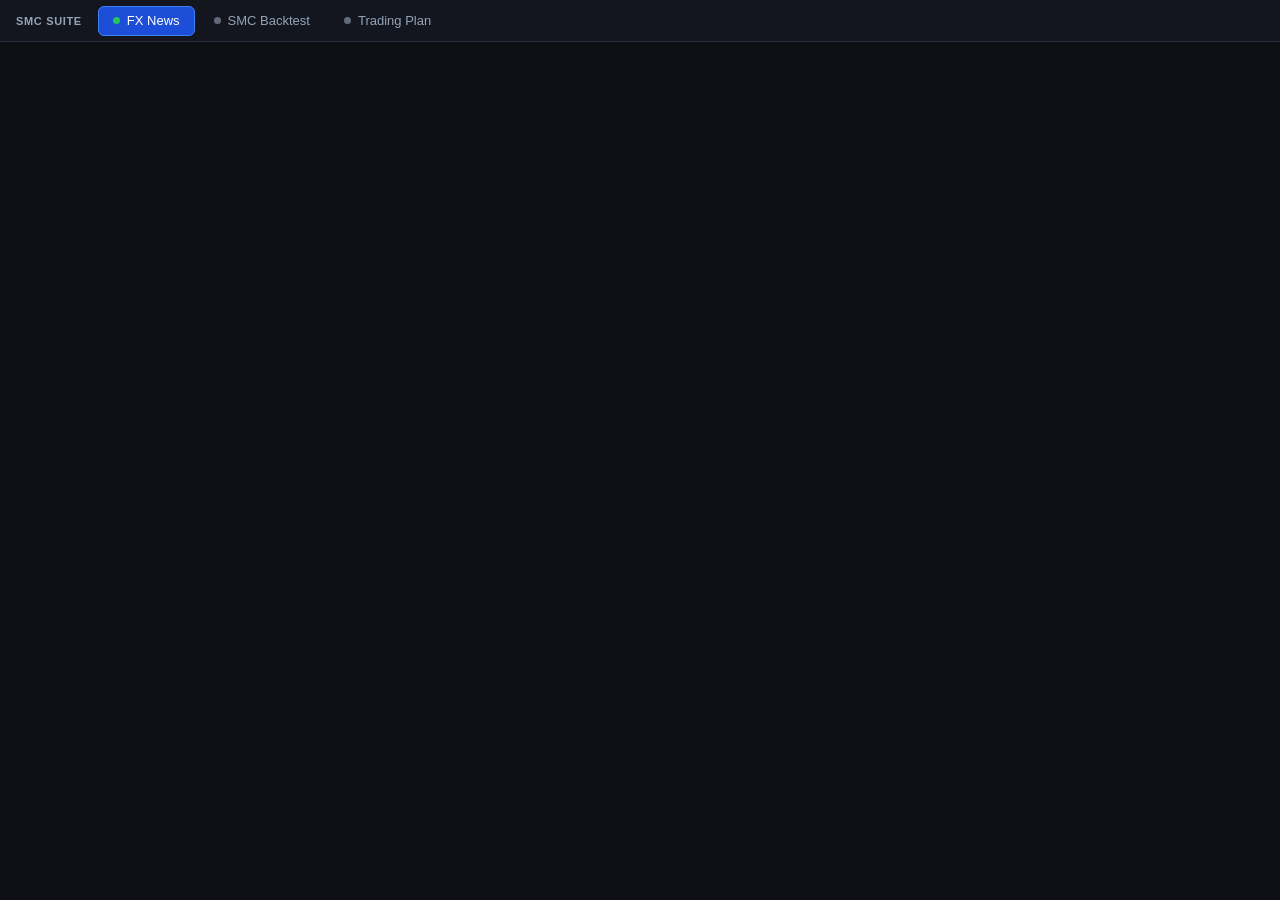
<file: index.html>
<!DOCTYPE html>
<html lang="en">
<head>
<meta charset="UTF-8">
<meta name="viewport" content="width=device-width, initial-scale=1.0">
<title>💹 SMC Suite</title>
<link rel="icon" href="data:image/svg+xml,<svg xmlns='http://www.w3.org/2000/svg' viewBox='0 0 32 32'><rect width='32' height='32' rx='7' fill='%230d1117'/><line x1='6' y1='3' x2='6' y2='29' stroke='%2322c55e' stroke-width='2'/><rect x='3' y='9' width='6' height='9' rx='1.5' fill='%2322c55e'/><line x1='16' y1='2' x2='16' y2='29' stroke='%23ef4444' stroke-width='2'/><rect x='13' y='5' width='6' height='11' rx='1.5' fill='%23ef4444'/><line x1='26' y1='5' x2='26' y2='29' stroke='%2322c55e' stroke-width='2'/><rect x='23' y='11' width='6' height='10' rx='1.5' fill='%2322c55e'/></svg>">
<style>
  :root {
    --bg:      #0d0f14;
    --bg2:     #13161e;
    --border:  #2a2f3f;
    --text:    #e2e8f0;
    --text2:   #94a3b8;
    --accent:  #3b82f6;
    --accent2: #1d4ed8;
    --green:   #22c55e;
    --radius:  6px;
    --bar:     42px;
  }

  * { box-sizing: border-box; margin: 0; padding: 0; }

  html, body {
    height: 100%;
    background: var(--bg);
    color: var(--text);
    font-family: -apple-system, BlinkMacSystemFont, 'Inter', 'Segoe UI', sans-serif;
    font-size: 13px;
    overflow: hidden;
  }

  /* ── Tab bar ── */
  .tabbar {
    display: flex;
    align-items: center;
    height: var(--bar);
    background: var(--bg2);
    border-bottom: 1px solid var(--border);
    padding: 0 16px;
    gap: 4px;
    user-select: none;
    flex-shrink: 0;
  }

  .suite-label {
    font-size: 11px;
    font-weight: 600;
    letter-spacing: .06em;
    color: var(--text2);
    text-transform: uppercase;
    margin-right: 12px;
    white-space: nowrap;
  }

  .tab {
    display: flex;
    align-items: center;
    gap: 7px;
    padding: 0 14px;
    height: 30px;
    border-radius: var(--radius);
    cursor: pointer;
    color: var(--text2);
    font-size: 13px;
    font-weight: 500;
    border: 1px solid transparent;
    transition: background .15s, color .15s, border-color .15s;
    white-space: nowrap;
  }
  .tab:hover { background: #1a1e2a; color: var(--text); }
  .tab.active {
    background: var(--accent2);
    color: #fff;
    border-color: var(--accent);
  }

  .tab-dot {
    width: 7px; height: 7px;
    border-radius: 50%;
    background: currentColor;
    opacity: .6;
    flex-shrink: 0;
  }
  .tab.active .tab-dot { opacity: 1; background: var(--green); }

  /* ── Frame area ── */
  .frames {
    height: calc(100vh - var(--bar));
    position: relative;
  }

  iframe {
    position: absolute;
    inset: 0;
    width: 100%;
    height: 100%;
    border: none;
    display: none;
  }
  iframe.active { display: block; }
</style>
</head>
<body>

<div class="tabbar">
  <span class="suite-label">SMC Suite</span>

  <div class="tab active" onclick="switchTab('fxnews')" id="tab-fxnews">
    <span class="tab-dot"></span>
    FX News
  </div>

  <div class="tab" onclick="switchTab('backtest')" id="tab-backtest">
    <span class="tab-dot"></span>
    SMC Backtest
  </div>

  <div class="tab" onclick="switchTab('plan')" id="tab-plan">
    <span class="tab-dot"></span>
    Trading Plan
  </div>
</div>

<div class="frames">
  <iframe id="frame-fxnews"  class="active" src="http://localhost:8080/forex-news-dashboard.html"></iframe>
  <iframe id="frame-backtest"        src="http://localhost:8081/index.html"></iframe>
  <iframe id="frame-plan"            src="http://localhost:8080/SMC_Trading_Plan_UA.html"></iframe>
</div>

<script>
  const TAB_LABELS = { fxnews: 'FX News', backtest: 'SMC Backtest', plan: 'Trading Plan' };
  let currentTab = 'fxnews';

  function switchTab(name) {
    document.querySelectorAll('.tab').forEach(t => t.classList.remove('active'));
    document.querySelectorAll('iframe').forEach(f => f.classList.remove('active'));
    document.getElementById('tab-' + name).classList.add('active');
    document.getElementById('frame-' + name).classList.add('active');
    currentTab = name;
    document.title = '📊 ' + (TAB_LABELS[name] || 'SMC Suite');
    localStorage.setItem('smc_suite_tab', name);
  }

  // Blink title when tab is in background
  let blinkInterval = null;
  let blinkState = false;
  document.addEventListener('visibilitychange', () => {
    if (document.hidden) {
      blinkInterval = setInterval(() => {
        const label = TAB_LABELS[currentTab] || 'SMC Suite';
        document.title = blinkState ? '🟢 ' + label : '⚡ ' + label;
        blinkState = !blinkState;
      }, 1000);
    } else {
      clearInterval(blinkInterval);
      document.title = '📊 ' + (TAB_LABELS[currentTab] || 'SMC Suite');
    }
  });

  // Restore last tab on load
  const saved = localStorage.getItem('smc_suite_tab');
  if (saved) switchTab(saved);
</script>
</body>
</html>
</file>
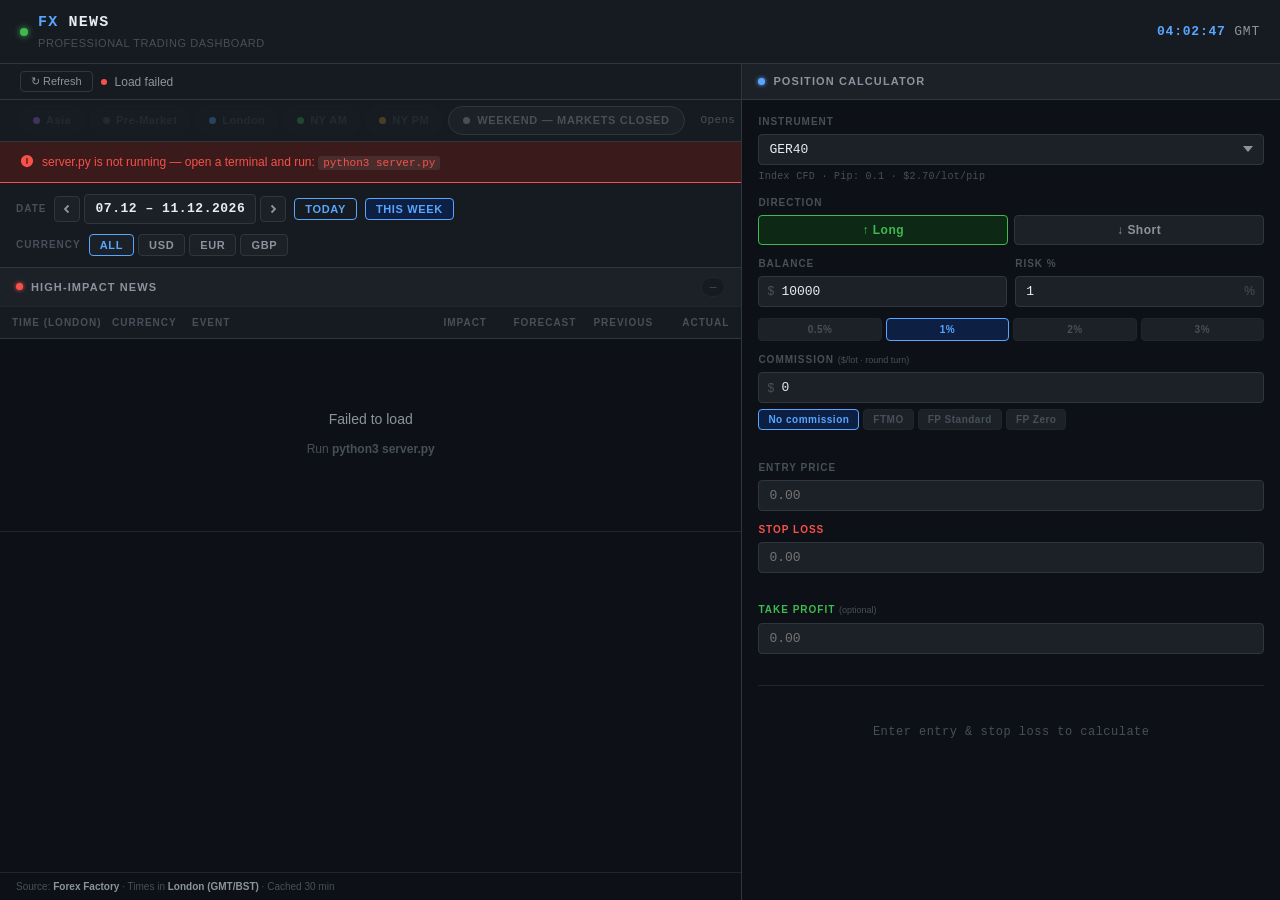
<file: forex-news-dashboard.html>
<!DOCTYPE html>
<html lang="en">
<head>
<meta charset="UTF-8">
<meta name="viewport" content="width=device-width, initial-scale=1.0">
<title>Dashboard</title>
<style>
*,*::before,*::after{box-sizing:border-box;margin:0;padding:0}
:root{
  --bg:#0d1117;--bg2:#161b22;--bg3:#1c2128;
  --border:#30363d;--border2:#21262d;
  --text:#e6edf3;--text2:#8b949e;--text3:#484f58;
  --green:#3fb950;--red:#f85149;--red-dim:#3a1a1a;
  --yellow:#d29922;--cyan:#58a6ff;--cyan-dim:#0d2044;
  --mono:'JetBrains Mono','Fira Code','Courier New',monospace;
}
html{height:100%}
body{height:100%;background:var(--bg);color:var(--text);
  font-family:-apple-system,BlinkMacSystemFont,'Segoe UI',Roboto,sans-serif;
  font-size:13px;line-height:1.5;display:flex;flex-direction:column}
.header{display:flex;align-items:center;justify-content:space-between;
  padding:12px 20px;background:var(--bg2);border-bottom:1px solid var(--border);
  position:sticky;top:0;z-index:100}
.hbrand{display:flex;align-items:center;gap:10px}
.hdot{width:8px;height:8px;border-radius:50%;background:var(--green);
  box-shadow:0 0 6px var(--green);animation:pulse 2s infinite}
@keyframes pulse{0%,100%{opacity:1}50%{opacity:.4}}
.htitle{font-family:var(--mono);font-size:15px;font-weight:700;letter-spacing:.08em}
.htitle span{color:var(--cyan)}
.hsub{font-size:11px;color:var(--text3);letter-spacing:.05em;text-transform:uppercase}
.hclock{font-family:var(--mono);font-size:13px;color:var(--text2);letter-spacing:.06em}
.hclock strong{color:var(--cyan)}
.statusbar{padding:7px 20px;background:var(--bg2);border-bottom:1px solid var(--border);
  display:flex;align-items:center;gap:8px;font-size:12px}
.sdot{width:6px;height:6px;border-radius:50%;flex-shrink:0}
.stext{color:var(--text2)}.stext strong{color:var(--green)}
.btn-refresh{padding:3px 10px;background:transparent;
  border:1px solid var(--border);border-radius:4px;color:var(--text2);
  font-size:11px;cursor:pointer;transition:all .15s}
.btn-refresh:hover{border-color:var(--cyan);color:var(--cyan)}
.btn-refresh:disabled{opacity:.4;cursor:not-allowed}
.errbanner{display:none;padding:10px 20px;background:var(--red-dim);
  border-bottom:1px solid var(--red);color:var(--red);font-size:12px;
  gap:8px;align-items:flex-start;line-height:1.7}
.errbanner.on{display:flex}
.errbanner code{background:rgba(255,255,255,.08);padding:1px 5px;border-radius:3px;
  font-family:var(--mono);font-size:11px}
.layout{display:flex;flex:1;min-height:0;overflow:hidden}
.col-left{width:58%;min-width:520px;display:flex;flex-direction:column;
  border-right:1px solid var(--border);overflow:hidden}
.col-right{flex:1;display:flex;flex-direction:column;overflow:hidden;background:var(--bg)}
.controls{padding:11px 16px;background:var(--bg2);border-bottom:1px solid var(--border);
  display:flex;align-items:center;gap:10px;flex-wrap:wrap}
.cgroup{display:flex;align-items:center;gap:8px}
.clabel{font-size:10px;font-weight:700;letter-spacing:.1em;text-transform:uppercase;color:var(--text3)}
.dnav{display:flex;align-items:center;gap:4px}
.btn-nav{width:26px;height:26px;background:var(--bg3);border:1px solid var(--border);
  border-radius:4px;color:var(--text2);cursor:pointer;
  display:flex;align-items:center;justify-content:center;transition:all .15s}
.btn-nav:hover{background:var(--border);color:var(--text)}
.ddisp{font-family:var(--mono);font-size:13px;font-weight:600;color:var(--text);
  background:var(--bg3);border:1px solid var(--border);border-radius:4px;
  padding:4px 10px;cursor:pointer;letter-spacing:.04em;
  transition:border-color .15s;position:relative;white-space:nowrap}
.ddisp:hover{border-color:var(--cyan)}
/* ── Calendar range picker overlay ── */
.cal-picker{position:absolute;top:calc(100% + 6px);left:0;z-index:300;
  background:var(--bg2);border:1px solid var(--border);border-radius:6px;
  padding:12px;width:252px;box-shadow:0 8px 28px rgba(0,0,0,.65);
  display:none;user-select:none}
.cal-picker.open{display:block}
.cal-hdr{display:flex;align-items:center;justify-content:space-between;margin-bottom:10px}
.cal-mth{font-family:var(--mono);font-size:12px;font-weight:700;color:var(--text);letter-spacing:.04em}
.cal-arr{width:22px;height:22px;background:transparent;border:1px solid var(--border);
  border-radius:3px;color:var(--text2);cursor:pointer;display:flex;
  align-items:center;justify-content:center;transition:all .15s}
.cal-arr:hover{border-color:var(--cyan);color:var(--cyan)}
.cal-grid{display:grid;grid-template-columns:repeat(7,1fr);gap:1px}
.cal-dow{font-size:9px;font-weight:700;letter-spacing:.06em;text-align:center;
  color:var(--text3);padding:4px 0;text-transform:uppercase}
.cal-day{font-family:var(--mono);font-size:11px;text-align:center;
  padding:6px 2px 4px;border-radius:3px;cursor:pointer;color:var(--text2);transition:background .08s;
  position:relative;line-height:1.2}
.cal-day:hover{background:var(--bg3);color:var(--text)}
.cal-day.other{color:var(--text3);opacity:.35;pointer-events:none}
/* Holiday dot — shown below the day number */
.cal-day.has-bh::after{content:'';display:block;width:4px;height:4px;border-radius:50%;
  background:var(--yellow);margin:2px auto 0;opacity:.85}
/* Weekend dimming in calendar */
.cal-day.weekend{color:var(--text3);opacity:.45}
/* Full market closed day (all 3 currencies) — red tint */
.cal-day.mkt-closed{color:var(--red);opacity:.5}
.cal-day.today{color:var(--cyan);font-weight:700}
.cal-day.sel-s,.cal-day.sel-e{background:var(--cyan)!important;color:#000!important;font-weight:700;border-radius:3px}
.cal-day.in-rng{background:var(--cyan-dim);color:var(--text);border-radius:0}
.cal-day.sel-s:not(.sel-e){border-radius:3px 0 0 3px}
.cal-day.sel-e:not(.sel-s){border-radius:0 3px 3px 0}
.cal-hint{font-size:10px;color:var(--text3);text-align:center;margin-top:10px;
  letter-spacing:.04em;min-height:14px}
.cal-apply{display:block;width:100%;margin-top:8px;padding:6px;
  background:var(--cyan);color:#000;border:none;border-radius:4px;
  font-family:var(--mono);font-size:11px;font-weight:700;letter-spacing:.06em;
  text-transform:uppercase;cursor:pointer;transition:opacity .15s}
.cal-apply:disabled{background:var(--border);color:var(--text3);cursor:not-allowed;opacity:.5}
.btn-today{padding:4px 10px;background:transparent;border:1px solid var(--cyan);
  border-radius:4px;color:var(--cyan);font-size:11px;font-weight:700;
  letter-spacing:.06em;text-transform:uppercase;cursor:pointer;transition:all .15s}
.btn-today:hover,.btn-today.on{background:var(--cyan-dim)}
.cbtns{display:flex;gap:4px}
.btn-cur{padding:4px 10px;background:var(--bg3);border:1px solid var(--border);
  border-radius:4px;color:var(--text2);font-size:11px;font-weight:700;
  letter-spacing:.06em;cursor:pointer;transition:all .15s}
.btn-cur:hover{border-color:var(--text2);color:var(--text)}
.btn-cur.on{background:var(--bg3);border-color:var(--cyan);color:var(--cyan)}
.btn-cur.on.usd{background:#1e4a8c;border-color:#3a7ad6;color:#fff}
.btn-cur.on.eur{background:#3a1e8c;border-color:#7a5ad6;color:#fff}
.btn-cur.on.gbp{background:#1e6b3a;border-color:#3aaf6a;color:#fff}
.sechead{padding:9px 16px;background:var(--bg3);border-bottom:1px solid var(--border2);
  display:flex;align-items:center;justify-content:space-between}
.sectitle{display:flex;align-items:center;gap:8px;font-size:11px;font-weight:700;
  letter-spacing:.1em;text-transform:uppercase;color:var(--text2)}
.secdot{width:7px;height:7px;border-radius:50%;background:var(--red);box-shadow:0 0 4px var(--red)}
.evcnt{font-size:11px;color:var(--text3);background:var(--bg2);border:1px solid var(--border2);
  border-radius:10px;padding:1px 8px;font-family:var(--mono)}
.twrap{flex:1;overflow-y:auto;overflow-x:hidden}
.twrap::-webkit-scrollbar{width:4px}
.twrap::-webkit-scrollbar-track{background:var(--bg)}
.twrap::-webkit-scrollbar-thumb{background:var(--border);border-radius:2px}
table.nt{width:100%;border-collapse:collapse;table-layout:fixed}
.nt thead{position:sticky;top:0;z-index:10}
.nt th{padding:8px 12px;text-align:left;font-size:10px;font-weight:700;
  letter-spacing:.1em;text-transform:uppercase;color:var(--text3);
  background:var(--bg2);border-bottom:1px solid var(--border);white-space:nowrap}
.nt th:nth-child(1){width:100px}.nt th:nth-child(2){width:80px}
.nt th:nth-child(4){width:70px}
.nt th:nth-child(5){width:80px;text-align:right}
.nt th:nth-child(6){width:80px;text-align:right}
.nt th:nth-child(7){width:80px;text-align:right}
.nt tbody tr{border-bottom:1px solid var(--border2);transition:opacity .3s,background .15s}
.nt tbody tr:hover{background:var(--bg3)}
.nt tbody tr.past{opacity:.38}.nt tbody tr.past:hover{opacity:.55}
.nt td{padding:10px 12px;vertical-align:top}
/* Date group header row (week mode) */
tr.dg-row td{padding:0!important;border-bottom:1px solid var(--border)!important}
tr.dg-row:hover{background:transparent!important}
.date-ghdr{padding:6px 14px 5px;font-size:10px;font-weight:700;
  letter-spacing:.12em;text-transform:uppercase;
  color:var(--cyan);background:var(--bg2)}
/* Time-group separator: slightly bolder bottom border after the last row of each group */
tr.grp-last td{border-bottom:1px solid var(--border)!important}
/* Time cell spans multiple rows — center vertically */
td.td-time{vertical-align:middle}
.ctime{font-family:var(--mono);font-size:14px;font-weight:700;color:var(--text)}
.csub{font-size:10px;color:var(--text3);margin-top:2px;font-family:var(--mono)}
.csub.cd{color:var(--cyan)}.csub.im{color:var(--yellow)}.csub.rl{color:var(--text3);font-style:italic}
.badge{display:inline-block;padding:2px 6px;border-radius:3px;font-size:11px;font-weight:700;font-family:var(--mono);letter-spacing:.04em}
.busd{background:#1e4a8c;color:#a8c4f0}.beur{background:#3a1e8c;color:#c4b0f5}.bgbp{background:#1e6b3a;color:#a0d4b8}
.bh-pill{display:inline-flex;align-items:center;gap:3px;margin-left:5px;padding:1px 5px;border-radius:3px;font-size:9px;font-weight:700;letter-spacing:.06em;text-transform:uppercase;background:#2d1f00;border:1px solid #d29922;color:#d29922;vertical-align:middle;cursor:default}
.bh-pill svg{flex-shrink:0}
.ihigh{display:flex;align-items:center;gap:5px;font-size:10px;font-weight:700;letter-spacing:.06em;text-transform:uppercase;color:var(--red)}
.idot{width:6px;height:6px;border-radius:50%;background:var(--red)}
.cevt{font-size:13px;color:var(--text);line-height:1.4}
.cnum{font-family:var(--mono);font-size:13px;text-align:right;color:var(--text2)}
.cact{font-weight:600}
.cact.better{color:var(--green)}.cact.worse{color:var(--red)}.cact.neutral{color:var(--text)}.cact.pending{color:var(--text3);font-style:italic}
.estate,.lstate{padding:60px 20px;text-align:center;color:var(--text3)}
.spin{width:30px;height:30px;border:2px solid var(--border);border-top-color:var(--cyan);
  border-radius:50%;animation:sp .8s linear infinite;margin:0 auto 16px}
@keyframes sp{to{transform:rotate(360deg)}}
.estate p,.lstate p{font-size:14px;margin-bottom:8px;color:var(--text2)}
.estate small{font-size:12px;line-height:1.9;display:block}
.tznote{padding:6px 16px;font-size:10px;color:var(--text3);background:var(--bg);border-top:1px solid var(--border2)}
.tznote strong{color:var(--text2)}
.rph{flex:1;display:flex;flex-direction:column;align-items:center;justify-content:center;gap:20px;padding:40px;color:var(--text3)}
.rph svg{opacity:.15}
.rph h3{font-size:14px;font-weight:600;color:var(--text3);text-transform:uppercase;letter-spacing:.08em}
.rph p{font-size:12px;text-align:center;max-width:200px;line-height:1.6}
.pcards{display:flex;flex-direction:column;gap:8px;width:100%;max-width:240px}
.pcard{background:var(--bg2);border:1px dashed var(--border2);border-radius:6px;padding:12px 16px;font-size:11px;color:var(--text3);letter-spacing:.04em;text-transform:uppercase;display:flex;align-items:center;gap:10px}
.pcdot{width:4px;height:4px;border-radius:50%;background:var(--border)}
/* ── Event detail row ── */
@keyframes evIn{from{opacity:0;transform:translateY(-4px)}to{opacity:1;transform:none}}
.ev-detail-tr{animation:evIn .14s ease}
.ev-detail-td{padding:0!important}
.ev-detail-inner{display:flex;background:var(--bg2);min-height:148px}
.ev-desc-box{flex:0 0 36%;padding:16px 18px;border-right:1px solid var(--border);display:flex;flex-direction:column;gap:8px;overflow:hidden}
.ev-desc-name{font-size:11px;font-weight:700;color:var(--cyan);letter-spacing:.04em;line-height:1.4}
.ev-desc-body{font-size:11px;color:var(--text2);line-height:1.7;flex:1}
.ev-effect{font-size:11px;color:var(--text2);line-height:1.6;padding-top:8px;border-top:1px solid var(--border2)}
.ev-effect strong{color:var(--green)}
.ev-chart-box{flex:1;padding:12px 14px 6px;display:flex;flex-direction:column;gap:6px;min-width:0;overflow:hidden}
.ev-chart-title{font-size:10px;font-weight:700;letter-spacing:.1em;text-transform:uppercase;color:var(--text3)}
.ev-chart-empty{flex:1;display:flex;align-items:center;justify-content:center;color:var(--text3);font-size:11px;gap:8px}
/* Clickable event title */
.cevt{cursor:pointer;transition:color .12s}
.cevt::before{content:'▸';font-size:9px;color:var(--text3);margin-right:6px;display:inline-block;transition:transform .18s,color .12s;vertical-align:1px}
.cevt:hover{color:var(--cyan)!important}
.cevt:hover::before{color:var(--cyan)}
.cevt.open::before{transform:rotate(90deg);color:var(--cyan)}
.cevt.open{color:var(--cyan)}
/* ── Market session bar ── */
.sess-bar{display:flex;align-items:center;gap:6px;padding:6px 20px;
  background:var(--bg2);border-bottom:1px solid var(--border);overflow-x:auto;flex-shrink:0}
.sess-bar::-webkit-scrollbar{height:3px}
.sess-bar::-webkit-scrollbar-thumb{background:var(--border);border-radius:2px}
.sess-pill{display:flex;align-items:center;gap:6px;padding:5px 12px;border-radius:20px;
  border:1px solid var(--border2);background:var(--bg3);color:var(--text3);
  font-size:11px;font-weight:600;letter-spacing:.04em;white-space:nowrap;
  transition:all .4s;flex-shrink:0}
/* Per-session accent colours via data-s attribute */
.sess-pill[data-s="asia"]     .sess-dot{background:#a371f7}
.sess-pill[data-s="london"]   .sess-dot{background:#58a6ff}
.sess-pill[data-s="premarket"].sess-dot{background:#f0883e}
.sess-pill[data-s="nyam"]     .sess-dot{background:#3fb950}
.sess-pill[data-s="nypm"]     .sess-dot{background:#d29922}
.sess-dot{width:7px;height:7px;border-radius:50%;background:var(--text3);flex-shrink:0;transition:all .4s}
/* Active pill highlight */
.sess-pill.on[data-s="asia"]     {border-color:#a371f7;background:#1a0e2e;color:var(--text)}
.sess-pill.on[data-s="london"]   {border-color:#58a6ff;background:var(--cyan-dim);color:var(--text)}
.sess-pill.on[data-s="premarket"]{border-color:#f0883e;background:#2d1708;color:var(--text)}
.sess-pill.on[data-s="nyam"]     {border-color:#3fb950;background:#0d2814;color:var(--text)}
.sess-pill.on[data-s="nypm"]     {border-color:#d29922;background:#2a1e04;color:var(--text)}
.sess-pill.on .sess-dot{animation:pulse 1.4s infinite}
.sess-cdown{font-family:var(--mono);font-size:10px;color:var(--text2);
  background:rgba(255,255,255,.07);padding:1px 6px;border-radius:10px;
  letter-spacing:.03em;margin-left:2px}
.sess-after{margin-left:12px;font-size:11px;color:var(--text3);font-family:var(--mono);
  letter-spacing:.03em;white-space:nowrap}
.sess-after .sess-cdown{color:var(--yellow);background:rgba(210,153,34,.12)}
/* ── Market closed state ── */
.sess-bar.market-closed .sess-pill{opacity:.28;pointer-events:none}
.sess-closed-badge{display:inline-flex;align-items:center;gap:7px;
  padding:5px 14px;border-radius:20px;border:1px solid var(--border);
  background:var(--bg3);font-size:11px;font-weight:700;letter-spacing:.06em;
  text-transform:uppercase;color:var(--text3);white-space:nowrap;flex-shrink:0}
.sess-closed-badge .sc-dot{width:7px;height:7px;border-radius:50%;background:var(--text3);flex-shrink:0}
.sess-closed-reason{margin-left:10px;font-size:11px;color:var(--text3);font-family:var(--mono);
  letter-spacing:.03em;white-space:nowrap}
.sess-closed-reason strong{color:var(--yellow)}
/* ── Position Calculator ─────────────────────────────────────── */
.pcalc{display:flex;flex-direction:column;flex:1;overflow:hidden}
.pcalc-hd{padding:9px 16px;background:var(--bg3);border-bottom:1px solid var(--border);
  display:flex;align-items:center;justify-content:space-between;flex-shrink:0}
.pc-beta{font-size:9px;font-weight:700;letter-spacing:.08em;padding:2px 7px;
  background:var(--cyan-dim);border:1px solid var(--cyan);color:var(--cyan);border-radius:3px}
.pcalc-body{flex:1;overflow-y:auto;padding:14px 16px;display:flex;flex-direction:column;gap:11px}
.pcalc-body::-webkit-scrollbar{width:4px}
.pcalc-body::-webkit-scrollbar-thumb{background:var(--border);border-radius:2px}
.pc-lbl{font-size:10px;font-weight:700;letter-spacing:.1em;text-transform:uppercase;
  color:var(--text3);margin-bottom:5px}
.pc-lbl.sl{color:var(--red)}.pc-lbl.tp{color:var(--green)}
.pc-opt{font-size:9px;color:var(--text3);font-weight:400;text-transform:none;letter-spacing:0}
.pc-sel{width:100%;padding:7px 10px;background:var(--bg3);border:1px solid var(--border);
  border-radius:4px;color:var(--text);font-size:13px;font-family:var(--mono);
  cursor:pointer;transition:border-color .15s;outline:none;appearance:none;
  background-image:url("data:image/svg+xml,%3Csvg xmlns='http://www.w3.org/2000/svg' width='10' height='6' viewBox='0 0 10 6'%3E%3Cpath d='M0 0l5 6 5-6z' fill='%238b949e'/%3E%3C/svg%3E");
  background-repeat:no-repeat;background-position:right 10px center}
.pc-sel:focus,.pc-sel:hover{border-color:var(--cyan)}
.pc-dir{display:flex;gap:6px}
.pc-dir-btn{flex:1;padding:7px;background:var(--bg3);border:1px solid var(--border);
  border-radius:4px;color:var(--text2);font-size:12px;font-weight:700;
  letter-spacing:.04em;cursor:pointer;transition:all .15s}
.pc-dir-btn.long.on{background:#0d2814;border-color:var(--green);color:var(--green)}
.pc-dir-btn.short.on{background:var(--red-dim);border-color:var(--red);color:var(--red)}
.pc-row2{display:grid;grid-template-columns:1fr 1fr;gap:8px}
.pc-iwrap{position:relative;display:flex;align-items:center}
.pc-pfx{position:absolute;left:9px;color:var(--text3);font-size:12px;pointer-events:none;z-index:1}
.pc-sfx{position:absolute;right:9px;color:var(--text3);font-size:12px;pointer-events:none;z-index:1}
.pc-inp{width:100%;padding:7px 10px;background:var(--bg3);border:1px solid var(--border);
  border-radius:4px;color:var(--text);font-size:13px;font-family:var(--mono);
  outline:none;transition:border-color .15s;-moz-appearance:textfield}
.pc-inp::-webkit-inner-spin-button,.pc-inp::-webkit-outer-spin-button{-webkit-appearance:none}
.pc-inp:focus,.pc-inp:hover{border-color:var(--cyan)}
.pc-inp.pfx{padding-left:22px}.pc-inp.sfx{padding-right:24px}
.pc-inp.sl:focus{border-color:var(--red)}.pc-inp.tp:focus{border-color:var(--green)}
.pc-ph{font-size:10px;color:var(--text3);margin-top:4px;font-family:var(--mono);letter-spacing:.03em;min-height:14px}
.pc-qrow{display:flex;gap:4px}
.pc-qbtn{flex:1;padding:5px 0;background:var(--bg3);border:1px solid var(--border2);
  border-radius:4px;color:var(--text3);font-size:10px;font-weight:700;letter-spacing:.05em;
  cursor:pointer;transition:all .15s}
.pc-qbtn:hover{border-color:var(--text2);color:var(--text2)}
.pc-qbtn.active{border-color:var(--cyan);color:var(--cyan);background:var(--cyan-dim)}
.pc-div{height:1px;background:var(--border2);margin:2px 0}
.pc-empty{font-size:12px;color:var(--text3);text-align:center;padding:24px 0;
  letter-spacing:.04em;font-family:var(--mono)}
/* Volume output box */
.pc-vol{background:var(--bg2);border:1px solid var(--border);border-radius:6px;padding:14px 16px}
.pc-vol-top{display:flex;align-items:center;justify-content:space-between;margin-bottom:2px}
.pc-vol-lbl{font-size:10px;font-weight:700;letter-spacing:.1em;text-transform:uppercase;color:var(--text3)}
.pc-copy{padding:3px 10px;background:transparent;border:1px solid var(--border);
  border-radius:4px;color:var(--text2);font-size:10px;cursor:pointer;
  font-family:var(--mono);letter-spacing:.04em;transition:all .15s}
.pc-copy:hover{border-color:var(--cyan);color:var(--cyan)}
.pc-vol-num{font-family:var(--mono);font-size:36px;font-weight:700;color:var(--cyan);
  letter-spacing:.04em;line-height:1.1}
.pc-vol-unit{font-size:15px;color:var(--text2);font-weight:400;margin-left:5px;vertical-align:2px}
.pc-chips{display:flex;gap:6px;margin-top:9px}
.pc-chip{font-family:var(--mono);font-size:11px;padding:4px 10px;
  background:var(--bg3);border:1px solid var(--border2);border-radius:4px;color:var(--text2)}
/* Results container — uniform gap between all blocks */
#pcResults{display:flex;flex-direction:column;gap:10px}
/* Stats grid */
.pc-stats{display:grid;grid-template-columns:1fr 1fr;gap:6px}
.pc-stat{background:var(--bg2);border:1px solid var(--border2);border-radius:5px;padding:10px 12px}
.pc-stat-lbl{font-size:9px;font-weight:700;letter-spacing:.1em;text-transform:uppercase;
  color:var(--text3);margin-bottom:4px}
.pc-stat-val{font-family:var(--mono);font-size:16px;font-weight:700;color:var(--text);line-height:1.1}
.pc-stat-val.r{color:var(--red)}.pc-stat-val.g{color:var(--green)}
.pc-stat-val.y{color:var(--yellow)}.pc-stat-val.c{color:var(--cyan)}
.pc-stat-sub{font-size:10px;color:var(--text3);margin-top:3px;font-family:var(--mono)}
.pc-warn{font-size:11px;color:var(--yellow);background:rgba(210,153,34,.1);
  border:1px solid rgba(210,153,34,.3);border-radius:4px;padding:7px 10px}
.pc-plat-row{display:flex;gap:4px;flex-wrap:wrap;margin-top:6px}
.pc-plat-btn{padding:4px 9px;background:var(--bg3);border:1px solid var(--border2);
  border-radius:4px;color:var(--text3);font-size:10px;font-weight:700;letter-spacing:.05em;
  cursor:pointer;transition:all .15s;white-space:nowrap}
.pc-plat-btn:hover{border-color:var(--text2);color:var(--text2)}
.pc-plat-btn.active{border-color:var(--cyan);color:var(--cyan);background:var(--cyan-dim)}
.pc-comm-note{font-size:10px;color:var(--text3);margin-top:5px;font-family:var(--mono);
  letter-spacing:.02em;line-height:1.6;min-height:14px}
.pc-stat-comm{grid-column:1/-1;background:rgba(248,81,73,.07);border-color:rgba(248,81,73,.25)}
/* Break-even box */
.pc-be{background:rgba(210,153,34,.07);border:1px solid rgba(210,153,34,.35);
  border-radius:6px;padding:12px 16px}
.pc-be-lbl{font-size:10px;font-weight:700;letter-spacing:.1em;text-transform:uppercase;
  color:var(--yellow);margin-bottom:4px}
.pc-be-row{display:flex;align-items:baseline;gap:10px}
.pc-be-num{font-family:var(--mono);font-size:22px;font-weight:700;color:var(--yellow);
  letter-spacing:.04em;line-height:1.1}
.pc-be-entry{font-family:var(--mono);font-size:13px;color:var(--text3)}
.pc-be-sub{font-size:10px;color:var(--text3);font-family:var(--mono);margin-top:5px}
</style>
</head>
<body>
<div class="header">
  <div class="hbrand">
    <div class="hdot"></div>
    <div>
      <div class="htitle"><span>FX</span> NEWS</div>
      <div class="hsub">Professional Trading Dashboard</div>
    </div>
  </div>
  <div class="hclock" id="clk">—</div>
</div>

<div class="layout">
  <div class="col-left">
    <div class="statusbar">
      <button class="btn-refresh" id="btnR">↻ Refresh</button>
      <div class="sdot" id="sdot" style="background:var(--yellow)"></div>
      <div class="stext" id="stxt">Connecting…</div>
    </div>
    <div class="sess-bar" id="sessBar"></div>
    <div class="errbanner" id="err">
      <svg width="14" height="14" viewBox="0 0 16 16" fill="currentColor" style="flex-shrink:0;margin-top:2px">
        <path d="M8 1a7 7 0 1 0 0 14A7 7 0 0 0 8 1zm0 3.25a.75.75 0 0 1 .75.75v3.5a.75.75 0 0 1-1.5 0V5a.75.75 0 0 1 .75-.75zm0 7a1 1 0 1 1 0-2 1 1 0 0 1 0 2z"/>
      </svg>
      <span id="errtxt"></span>
    </div>
    <div class="controls">
      <div class="cgroup">
        <span class="clabel">Date</span>
        <div class="dnav">
          <button class="btn-nav" id="bPrev">
            <svg width="10" height="10" viewBox="0 0 10 10" fill="none" stroke="currentColor" stroke-width="1.8"><polyline points="6.5,1.5 3,5 6.5,8.5"/></svg>
          </button>
          <div class="ddisp" id="ddisp">
            <span id="dtxt">—</span>
            <div id="calPicker" class="cal-picker"></div>
          </div>
          <button class="btn-nav" id="bNext">
            <svg width="10" height="10" viewBox="0 0 10 10" fill="none" stroke="currentColor" stroke-width="1.8"><polyline points="3.5,1.5 7,5 3.5,8.5"/></svg>
          </button>
        </div>
        <button class="btn-today" id="bToday">Today</button>
        <button class="btn-today" id="bThisWeek">This Week</button>
      </div>
      <div class="cgroup">
        <span class="clabel">Currency</span>
        <div class="cbtns">
          <button class="btn-cur all on" data-c="ALL">ALL</button>
          <button class="btn-cur usd"    data-c="USD">USD</button>
          <button class="btn-cur eur"    data-c="EUR">EUR</button>
          <button class="btn-cur gbp"    data-c="GBP">GBP</button>
        </div>
      </div>
    </div>
    <div class="sechead">
      <div class="sectitle"><div class="secdot"></div>High-Impact News</div>
      <div class="evcnt" id="cnt">—</div>
    </div>
    <div class="twrap">
      <table class="nt">
        <thead><tr>
          <th>Time (London)</th><th>Currency</th><th>Event</th>
          <th>Impact</th><th>Forecast</th><th>Previous</th><th>Actual</th>
        </tr></thead>
        <tbody id="tbody">
          <tr><td colspan="7"><div class="lstate"><div class="spin"></div><p>Loading…</p></div></td></tr>
        </tbody>
      </table>
    </div>
    <div class="tznote">
      Source: <strong>Forex Factory</strong> · Times in <strong>London (GMT/BST)</strong> · Cached 30 min
    </div>
  </div>
  <div class="col-right">
    <div class="pcalc">
      <div class="pcalc-hd">
        <div class="sectitle">
          <div class="secdot" style="background:var(--cyan);box-shadow:0 0 4px var(--cyan)"></div>
          Position Calculator
        </div>

      </div>
      <div class="pcalc-body">

        <!-- Instrument -->
        <div>
          <div class="pc-lbl">Instrument</div>
          <select id="pcInstr" class="pc-sel">
            <option value="GER40">GER40</option>
            <option value="GBPUSD">GBPUSD</option>
            <option value="EURUSD">EURUSD</option>
            <option value="XAU">XAU / Gold</option>
            <option value="DXY">DXY</option>
          </select>
          <div class="pc-ph" id="pcHint"></div>
        </div>

        <!-- Direction -->
        <div>
          <div class="pc-lbl">Direction</div>
          <div class="pc-dir">
            <button class="pc-dir-btn long on" id="pcLong">↑ Long</button>
            <button class="pc-dir-btn short" id="pcShort">↓ Short</button>
          </div>
        </div>

        <!-- Balance & Risk -->
        <div class="pc-row2">
          <div>
            <div class="pc-lbl">Balance</div>
            <div class="pc-iwrap">
              <span class="pc-pfx">$</span>
              <input type="number" id="pcBalance" class="pc-inp pfx" value="10000" min="0" step="100">
            </div>
          </div>
          <div>
            <div class="pc-lbl">Risk %</div>
            <div class="pc-iwrap">
              <input type="number" id="pcRisk" class="pc-inp sfx" value="1" min="0.1" max="100" step="0.1">
              <span class="pc-sfx">%</span>
            </div>
          </div>
        </div>

        <!-- Quick risk presets -->
        <div class="pc-qrow">
          <button class="pc-qbtn" data-r="0.5">0.5%</button>
          <button class="pc-qbtn active" data-r="1">1%</button>
          <button class="pc-qbtn" data-r="2">2%</button>
          <button class="pc-qbtn" data-r="3">3%</button>
        </div>

        <!-- Commission -->
        <div>
          <div class="pc-lbl">Commission <span class="pc-opt">($/lot · round turn)</span></div>
          <div class="pc-iwrap">
            <span class="pc-pfx">$</span>
            <input type="number" id="pcComm" class="pc-inp pfx" value="0" min="0" step="0.01" placeholder="0">
          </div>
          <div class="pc-plat-row">
            <button class="pc-plat-btn active" data-plat="none">No commission</button>
            <button class="pc-plat-btn" data-plat="ftmo">FTMO</button>
            <button class="pc-plat-btn" data-plat="fp-std">FP Standard</button>
            <button class="pc-plat-btn" data-plat="fp-zero">FP Zero</button>
          </div>
          <div class="pc-comm-note" id="pcCommNote"></div>
        </div>

        <!-- Entry -->
        <div>
          <div class="pc-lbl">Entry Price</div>
          <input type="number" id="pcEntry" class="pc-inp" style="width:100%" placeholder="0.00" step="any">
        </div>

        <!-- Stop Loss -->
        <div>
          <div class="pc-lbl sl">Stop Loss</div>
          <input type="number" id="pcSL" class="pc-inp sl" style="width:100%" placeholder="0.00" step="any">
          <div class="pc-ph" id="pcSLHint"></div>
        </div>

        <!-- Take Profit -->
        <div>
          <div class="pc-lbl tp">Take Profit <span class="pc-opt">(optional)</span></div>
          <input type="number" id="pcTP" class="pc-inp tp" style="width:100%" placeholder="0.00" step="any">
          <div class="pc-ph" id="pcTPHint"></div>
        </div>

        <div class="pc-div"></div>

        <!-- Results injected here -->
        <div id="pcResults">
          <div class="pc-empty">Enter entry &amp; stop loss to calculate</div>
        </div>

      </div>
    </div>
  </div>
</div>

<script>
'use strict';

var FF_CDN = {
  thisweek: 'https://nfs.faireconomy.media/ff_calendar_thisweek.json',
  nextweek: 'https://nfs.faireconomy.media/ff_calendar_nextweek.json'
};
var SUPPORTED   = ['USD','EUR','GBP'];
var CACHE_TTL   = 30 * 60 * 1000;  // 30 min — FF CDN rate-limit ~2 req/5 min
var STALE_AFTER =  5 * 60 * 1000;  // minimum gap before forced refresh
var EMPTY_RETRY =  5 * 60 * 1000;  // retry nextweek empty response after 5 min

var S = {
  date: new Date(),          // anchor date (week start when mode='week')
  mode: 'day',               // 'day' | 'week'
  weekBounds: null,          // {s:Date, e:Date} — set when mode === 'week'
  cur:  'ALL',
  cacheThis:        null,
  cacheNext:        null,    // null = never fetched; [] = fetched but empty; [...] = has data
  cacheThisAt:      0,
  cacheNextAt:      0,       // set only when cacheNext has real data
  cacheNextEmptyAt: 0,       // set when cacheNext = [] (short EMPTY_RETRY TTL)
  nextweekAvailable: true,
  cacheHist:    {},          // "from|to" → events[] for historical date ranges
  cacheHistAt:  {},          // "from|to" → timestamp
  cacheEvHist:  {},          // "title|country" → events[] for event detail chart
  loading: false
};
var _openDetailKey = null;  // key of currently open event detail row (null = closed)

// ── Utils ──────────────────────────────────────────────────────
function pad(n){ return String(n).padStart(2,'0'); }
function esc(s){ return String(s||'').replace(/&/g,'&amp;').replace(/</g,'&lt;').replace(/>/g,'&gt;'); }
function addDays(d,n){ var r=new Date(d); r.setDate(r.getDate()+n); return r; }
function fmtDisp(d){ return pad(d.getDate())+'.'+pad(d.getMonth()+1)+'.'+d.getFullYear(); }
function fmtISO(d){ return d.getFullYear()+'-'+pad(d.getMonth()+1)+'-'+pad(d.getDate()); }
function isToday(d){ var n=new Date(); return d.getFullYear()===n.getFullYear()&&d.getMonth()===n.getMonth()&&d.getDate()===n.getDate(); }
function isPast(d){ var t=new Date(); t=new Date(t.getFullYear(),t.getMonth(),t.getDate()); return new Date(d.getFullYear(),d.getMonth(),d.getDate())<t; }
function msSince(ts){ return Date.now()-ts; }
function sleep(ms){ return new Promise(function(r){setTimeout(r,ms);}); }

// ── Date parsing ───────────────────────────────────────────────
var MON={jan:0,feb:1,mar:2,apr:3,may:4,jun:5,jul:6,aug:7,sep:8,oct:9,nov:10,dec:11,
         january:0,february:1,march:2,april:3,june:5,july:6,august:7,september:8,october:9,november:10,december:11};
function parseDate(s){
  s=String(s||'').trim();
  var m;
  m=s.match(/^(\d{4})-(\d{2})-(\d{2})/); if(m) return new Date(+m[1],+m[2]-1,+m[3]);
  m=s.match(/^([A-Za-z]+)\s+(\d{1,2}),?\s+(\d{4})/);
  if(m){var mo=MON[m[1].toLowerCase()]??MON[m[1].substring(0,3).toLowerCase()];if(mo!=null)return new Date(+m[3],mo,+m[2]);}
  m=s.match(/^(\d{1,2})\s+([A-Za-z]+)\s+(\d{4})/);
  if(m){var mo2=MON[m[2].toLowerCase()]??MON[m[2].substring(0,3).toLowerCase()];if(mo2!=null)return new Date(+m[3],mo2,+m[1]);}
  return null;
}

// ── Event UTC time ─────────────────────────────────────────────
function evUTC(ev){
  var ds=String(ev.date||'').trim();
  // Include optional milliseconds (\.\d+)? for TradingView's "12:30:00.000Z" format
  if(/T\d{2}:\d{2}:\d{2}(\.\d+)?[Z+\-]/.test(ds)){var d=new Date(ds);if(!isNaN(d.getTime()))return d;}
  var base=parseDate(ds); if(!base) return null;
  var ts=String(ev.time||'').trim();
  if(!ts||/^(all.?day|tentative)$/i.test(ts)) return null;
  var t=parseTP(ts); if(!t) return null;
  return new Date(Date.UTC(base.getFullYear(),base.getMonth(),base.getDate(),t.h+etOff(base),t.m));
}
function parseTP(s){
  s=String(s||'').trim();var m;
  m=s.match(/^(\d{1,2}):(\d{2})\s*(am|pm)$/i);
  if(m){var h=+m[1],mn=+m[2],ap=m[3].toLowerCase();if(ap==='pm'&&h!==12)h+=12;if(ap==='am'&&h===12)h=0;return{h,m:mn};}
  m=s.match(/^(\d{1,2}):(\d{2})$/);if(m)return{h:+m[1],m:+m[2]};
  m=s.match(/^(\d{1,2})\s*(am|pm)$/i);
  if(m){var h2=+m[1],ap2=m[2].toLowerCase();if(ap2==='pm'&&h2!==12)h2+=12;if(ap2==='am'&&h2===12)h2=0;return{h:h2,m:0};}
  return null;
}
function etOff(d){
  var y=d.getFullYear();
  var on=new Date(y,2,8+(7-new Date(y,2,1).getDay())%7);
  var off=new Date(y,10,1+(7-new Date(y,10,1).getDay())%7);
  return (d>=on&&d<off)?4:5;
}

// ── London (GMT/BST) time display ───────────────────────────────
// BST: last Sunday of March 01:00 UTC → last Sunday of October 01:00 UTC
function londonOff(dt){
  var y=dt.getUTCFullYear();
  var bstS=new Date(Date.UTC(y,2,31)); bstS.setUTCDate(31-bstS.getUTCDay()); bstS.setUTCHours(1);
  var bstE=new Date(Date.UTC(y,9,31)); bstE.setUTCDate(31-bstE.getUTCDay()); bstE.setUTCHours(1);
  return (dt>=bstS&&dt<bstE)?1:0;
}
function fmtLondon(dt){
  var off=londonOff(dt),h=(dt.getUTCHours()+off)%24;
  return pad(h)+':'+pad(dt.getUTCMinutes());
}

// ── Week ranges ────────────────────────────────────────────────
// Returns Mon–Fri bounds for the trading week (+offset weeks).
// IMPORTANT: Forex Factory's "thisweek" feed always covers the UPCOMING Mon–Fri
// (the week that hasn't started yet or is currently in progress Mon–Fri).
// On Saturday/Sunday the trading week has ended — FF "thisweek" has already
// rolled to next Mon–Fri. So on weekends we shift the anchor forward by 1 week
// so that weekBounds(0) = the coming Mon–Fri that FF calls "thisweek",
// and the just-ended week falls into needsHistory() → historical fetch.
function weekBounds(offset){
  var n=new Date(),dow=n.getDay();
  // On Sat(6) or Sun(0): FF "thisweek" = next Mon–Fri, so advance anchor by 1 week
  var weekendShift=(dow===0||dow===6)?1:0;
  // Monday of the current ISO week (Mon=1…Sat=6, Sun=0→treated as +1 week above)
  var daysToMon=dow===0?6:dow-1; // days since last Monday
  var mon=new Date(n.getFullYear(),n.getMonth(),n.getDate()-daysToMon+(offset+weekendShift)*7);
  var fri=new Date(mon); fri.setDate(fri.getDate()+4);
  return {s:mon,e:fri};
}
function inRange(d,b){
  var dd=new Date(d.getFullYear(),d.getMonth(),d.getDate());
  return dd>=new Date(b.s.getFullYear(),b.s.getMonth(),b.s.getDate())&&
         dd<=new Date(b.e.getFullYear(),b.e.getMonth(),b.e.getDate());
}
function isThisWeek(d){ return inRange(d,weekBounds(0)); }
function isNextWeek(d){ return inRange(d,weekBounds(1)); }

// True when current view is entirely outside thisweek + nextweek feeds
function needsHistory(){
  if(S.mode==='week'&&S.weekBounds){
    return !isThisWeek(S.weekBounds.s)&&!isThisWeek(S.weekBounds.e)&&
           !isNextWeek(S.weekBounds.s)&&!isNextWeek(S.weekBounds.e);
  }
  return !isThisWeek(S.date)&&!isNextWeek(S.date);
}
// Cache key for the current view's date range
function histRangeKey(){
  if(S.mode==='week'&&S.weekBounds)
    return fmtISO(S.weekBounds.s)+'|'+fmtISO(S.weekBounds.e);
  return fmtISO(S.date)+'|'+fmtISO(S.date);
}

// Format "22.03 – 28.03.2026" for week range display
function fmtDispRange(b){
  var s=b.s, e=b.e;
  var sy=s.getFullYear(), ey=e.getFullYear();
  var sd=pad(s.getDate())+'.'+pad(s.getMonth()+1);
  var ed=pad(e.getDate())+'.'+pad(e.getMonth()+1);
  if(sy===ey) return sd+' – '+ed+'.'+ey;
  return sd+'.'+sy+' – '+ed+'.'+ey;
}

// Day header for week grouping: "Monday  22 Mar"
var _DAYS=['Sunday','Monday','Tuesday','Wednesday','Thursday','Friday','Saturday'];
var _MONS=['Jan','Feb','Mar','Apr','May','Jun','Jul','Aug','Sep','Oct','Nov','Dec'];
function fmtDayHeader(d){
  return _DAYS[d.getDay()]+'  '+d.getDate()+' '+_MONS[d.getMonth()]+' '+d.getFullYear();
}

// ── Field helpers ──────────────────────────────────────────────
function isHigh(ev){ var v=String(ev.impact||'').toLowerCase().trim(); return v==='high'||v==='3'; }
function getActual(ev){
  var v=ev.actual??ev.Actual??ev.actualValue??ev.released??'';
  v=String(v).trim(); return (v===''||v==='null'||v==='undefined')?'':v;
}
function getForecast(ev){ return String(ev.estimate??ev.forecast??ev.Forecast??ev.consensus??'').trim(); }
function getPrevious(ev){ return String(ev.previous??ev.Previous??'').trim(); }
function actCls(a,f,title){
  if(!a)return'pending';if(!f)return'neutral';
  var av=parseFloat(String(a).replace(/[^0-9.\-]/g,'')),fv=parseFloat(String(f).replace(/[^0-9.\-]/g,''));
  if(isNaN(av)||isNaN(fv))return'neutral';
  var lb=/unemploy|claims|cpi|inflation|deficit/.test((title||'').toLowerCase());
  return av===fv?'neutral':((lb?av<fv:av>fv)?'better':'worse');
}
function badge(c){var cl={USD:'busd',EUR:'beur',GBP:'bgbp'}[c]||'';return'<span class="badge '+cl+'">'+esc(c)+'</span>';}

// ── Bank Holidays ──────────────────────────────────────────────
// Key format: "YYYY-MM-DD"
// USD = US Federal holidays, EUR = ECB/Eurozone (Germany/France major), GBP = England & Wales
var BANK_HOLIDAYS = {
  USD: [
    '2026-01-01','2026-01-19','2026-02-16','2026-05-25',
    '2026-06-19','2026-07-03','2026-07-04','2026-09-07',
    '2026-10-12','2026-11-11','2026-11-26','2026-12-25'
  ],
  EUR: [
    '2026-01-01','2026-04-03','2026-04-06','2026-05-01',
    '2026-05-25','2026-06-05','2026-10-03','2026-12-24',
    '2026-12-25','2026-12-26','2026-12-31'
  ],
  GBP: [
    '2026-01-01','2026-04-03','2026-04-06','2026-05-04',
    '2026-05-25','2026-08-31','2026-12-25','2026-12-28'
  ]
};
// Returns holiday name string if the date is a bank holiday for that currency, else null
var BANK_HOLIDAY_NAMES = {
  USD: {
    '2026-01-01':'New Year\'s Day','2026-01-19':'MLK Day','2026-02-16':'Presidents\' Day',
    '2026-05-25':'Memorial Day','2026-06-19':'Juneteenth','2026-07-03':'Independence Day (obs.)',
    '2026-07-04':'Independence Day','2026-09-07':'Labor Day','2026-10-12':'Columbus Day',
    '2026-11-11':'Veterans Day','2026-11-26':'Thanksgiving','2026-12-25':'Christmas'
  },
  EUR: {
    '2026-01-01':'New Year\'s Day','2026-04-03':'Good Friday','2026-04-06':'Easter Monday',
    '2026-05-01':'Labour Day','2026-05-25':'Whit Monday','2026-06-05':'Corpus Christi',
    '2026-10-03':'German Unity Day','2026-12-24':'Christmas Eve',
    '2026-12-25':'Christmas Day','2026-12-26':'Boxing Day','2026-12-31':'New Year\'s Eve'
  },
  GBP: {
    '2026-01-01':'New Year\'s Day','2026-04-03':'Good Friday','2026-04-06':'Easter Monday',
    '2026-05-04':'Early May Bank Holiday','2026-05-25':'Spring Bank Holiday',
    '2026-08-31':'Summer Bank Holiday','2026-12-25':'Christmas Day','2026-12-28':'Boxing Day (obs.)'
  }
};
function getBankHoliday(currency, dateObj){
  if(!dateObj) return null;
  var key = fmtISO(dateObj);
  var names = BANK_HOLIDAY_NAMES[currency];
  if(names && names[key]) return names[key];
  return null;
}
function bankHolidayPill(name){
  return '<span class="bh-pill" title="'+esc(name)+'">'+
    '<svg width="8" height="8" viewBox="0 0 24 24" fill="none" stroke="currentColor" stroke-width="2.5"><path d="M8 7V3m8 4V3M5 11h14M5 21h14a2 2 0 002-2V7a2 2 0 00-2-2H5a2 2 0 00-2 2v12a2 2 0 002 2z"/></svg>'+
    'BH</span>';
}
// ── Market closed detection ────────────────────────────────────
// Returns array of {currency, name} for any holidays on a given ISO dateKey
function getHolidaysForDate(dateKey){
  var out=[];
  ['USD','EUR','GBP'].forEach(function(c){
    var n=BANK_HOLIDAY_NAMES[c][dateKey];
    if(n) out.push({currency:c,name:n});
  });
  return out;
}

// Returns true when forex markets are fully closed:
// weekends OR all three currencies simultaneously on holiday
function _dateKeyFromLocal(dateObj){
  // dateObj is a local-time Date (from new Date(y,m,d))
  return dateObj.getFullYear()+'-'+pad(dateObj.getMonth()+1)+'-'+pad(dateObj.getDate());
}
function isDateMarketClosed(isoKey){
  // Weekend check: parse the key into a local Date and check day
  var p=isoKey.split('-');
  var d=new Date(+p[0],+p[1]-1,+p[2]);
  var dow=d.getDay(); // 0=Sun, 6=Sat
  if(dow===0||dow===6) return true;
  // All three currencies on holiday
  var hols=getHolidaysForDate(isoKey);
  return hols.length===3;
}

// For the live session bar — checks current real time
function getMarketClosedReason(now){
  var ukOff = londonOff(now);
  var londonMs = now.getTime() + ukOff * 3600 * 1000;
  var ld = new Date(londonMs);
  var dow = ld.getUTCDay(); // 0=Sun, 6=Sat using shifted UTC = London local
  if(dow === 0 || dow === 6){
    return {reason: dow===6 ? 'Saturday' : 'Sunday', label:'Weekend — Markets Closed'};
  }
  var dateKey = ld.getUTCFullYear()+'-'+pad(ld.getUTCMonth()+1)+'-'+pad(ld.getUTCDate());
  var hols = getHolidaysForDate(dateKey);
  if(hols.length===3){
    return {reason: hols[0].name, label:'Bank Holiday — Markets Closed'};
  }
  return null;
}
function isMarketClosed(now){ return getMarketClosedReason(now) !== null; }

function cdown(ms){
  if(ms<=0)return null;
  var s=Math.floor(ms/1000),h=Math.floor(s/3600),m=Math.floor((s%3600)/60),sc=s%60;
  if(h>0)return h+'h '+pad(m)+'m';if(m>=5)return m+'m';if(m>0)return m+'m '+pad(sc)+'s';return sc+'s';
}

// ── Market session widget ──────────────────────────────────────
// Chronological order: Asia → Pre-Market (07:00 London) → London (08:00) → NY AM → NY PM
var SESS_DEFS = [
  {id:'asia',      name:'Asia'},
  {id:'premarket', name:'Pre-Market'},
  {id:'london',    name:'London'},
  {id:'nyam',      name:'NY AM'},
  {id:'nypm',      name:'NY PM'}
];
var _sessId = null; // tracks active session; triggers full DOM rebuild on change

// Returns UTC-second boundaries for today's sessions (DST-aware)
// asiaStart = midnight London in UTC: 0 when GMT, 82800 (23:00 UTC) when BST
function _sessBnds(now){
  var uk = londonOff(now);
  var et = etOff(new Date(now.getUTCFullYear(), now.getUTCMonth(), now.getUTCDate()));
  var asiaStart = ((24 - uk) % 24) * 3600;     // 00:00 London → UTC
  var preStart  = (7 - uk) * 3600;             // 07:00 London → UTC
  var lonOpen   = (8 - uk) * 3600;             // 08:00 London → UTC
  var nyAm      = 9 * 3600 + 1800 + et * 3600; // 09:30 ET → UTC
  var nyNoon    = 12 * 3600 + et * 3600;        // 12:00 ET → UTC
  var nyClose   = 16 * 3600 + et * 3600;        // 16:00 ET → UTC
  return {asiaStart:asiaStart,preStart:preStart,lonOpen:lonOpen,nyAm:nyAm,nyNoon:nyNoon,nyClose:nyClose};
}

// Returns {id, secsLeft} — id is null during the after-hours gap (NY close → midnight London)
function _curSessInfo(now){
  var b = _sessBnds(now);
  var s = now.getUTCHours()*3600 + now.getUTCMinutes()*60 + now.getUTCSeconds();
  // Asia: [asiaStart, 86400) ∪ [0, preStart)  i.e. midnight London to 07:00 London
  var inAsia = (b.asiaStart === 0) ? (s < b.preStart)
                                   : (s >= b.asiaStart || s < b.preStart);
  if(inAsia){
    var asl = (s < b.preStart) ? b.preStart - s : (86400 - s) + b.preStart;
    return {id:'asia', secsLeft:asl};
  }
  if(s < b.lonOpen)  return {id:'premarket', secsLeft: b.lonOpen - s};
  if(s < b.nyAm)     return {id:'london',    secsLeft: b.nyAm - s};
  if(s < b.nyNoon)   return {id:'nyam',      secsLeft: b.nyNoon - s};
  if(s < b.nyClose)  return {id:'nypm',      secsLeft: b.nyClose - s};
  // After-hours gap: NY close → midnight London
  var gapEnd = (b.asiaStart === 0) ? 86400 : b.asiaStart;
  return {id:null, secsLeft: gapEnd - s};
}

// Format seconds → "2h 34m 12s" / "34m 12s" / "12s"
function _fmtSessTime(secs){
  if(secs<=0) return '0s';
  var h=Math.floor(secs/3600), m=Math.floor((secs%3600)/60), sc=secs%60;
  if(h>0) return h+'h '+pad(m)+'m '+pad(sc)+'s';
  if(m>0) return m+'m '+pad(sc)+'s';
  return sc+'s';
}

// Update session bar — full DOM rebuild on session change, text-only update otherwise
function updateSessBar(){
  var bar=document.getElementById('sessBar');
  if(!bar) return;
  var now=new Date();

  // ── Market closed (weekend or global bank holiday) ──
  var closed=getMarketClosedReason(now);
  var closedKey=closed?('__mktclosed__'+(closed.reason)):'__open__';
  if(closed){
    if(_sessId!==closedKey){
      _sessId=closedKey;
      bar.classList.add('market-closed');
      // Render all pills dimmed + a prominent closed badge
      var pills=SESS_DEFS.map(function(def){
        return '<div class="sess-pill" data-s="'+def.id+'">'+
          '<div class="sess-dot"></div>'+def.name+'</div>';
      }).join('');
      var badge='<span class="sess-closed-badge">'+
        '<span class="sc-dot"></span>'+closed.label+'</span>';
      // Determine next open: Monday 00:00 London for weekends, next day otherwise
      var hint='';
      var ukOff=londonOff(now);
      var lonMs=now.getTime()+ukOff*3600*1000;
      var ld=new Date(lonMs);
      var dow=ld.getUTCDay();
      if(dow===6){
        var secsToMon=((2*86400)-(ld.getUTCHours()*3600+ld.getUTCMinutes()*60+ld.getUTCSeconds()));
        hint='<span class="sess-closed-reason">Opens <strong>Monday</strong> · <span id="sessCdown">'+_fmtSessTime(secsToMon)+'</span></span>';
      }else if(dow===0){
        var secsToMon2=((86400)-(ld.getUTCHours()*3600+ld.getUTCMinutes()*60+ld.getUTCSeconds()));
        hint='<span class="sess-closed-reason">Opens <strong>Monday</strong> · <span id="sessCdown">'+_fmtSessTime(secsToMon2)+'</span></span>';
      }else{
        hint='<span class="sess-closed-reason"><strong>'+esc(closed.reason)+'</strong></span>';
      }
      bar.innerHTML=pills+badge+hint;
    } else {
      // Just update countdown
      var el=document.getElementById('sessCdown');
      if(el){
        var ukOff2=londonOff(now);
        var lonMs2=now.getTime()+ukOff2*3600*1000;
        var ld2=new Date(lonMs2);
        var dow2=ld2.getUTCDay();
        if(dow2===6){
          var s2m=((2*86400)-(ld2.getUTCHours()*3600+ld2.getUTCMinutes()*60+ld2.getUTCSeconds()));
          el.textContent=_fmtSessTime(s2m);
        }else if(dow2===0){
          var s2m2=((86400)-(ld2.getUTCHours()*3600+ld2.getUTCMinutes()*60+ld2.getUTCSeconds()));
          el.textContent=_fmtSessTime(s2m2);
        }
      }
    }
    return;
  }

  // ── Market open ──
  bar.classList.remove('market-closed');
  var info=_curSessInfo(now);
  var stateKey=info.id||'__closed__';
  if(_sessId !== stateKey){
    _sessId=stateKey;
    var pills2=SESS_DEFS.map(function(def){
      var on=def.id===info.id;
      var cdown_html=on
        ?'<span class="sess-cdown" id="sessCdown">'+_fmtSessTime(info.secsLeft)+'</span>'
        :'';
      return '<div class="sess-pill'+(on?' on':'')+'" data-s="'+def.id+'">'+
        '<div class="sess-dot"></div>'+def.name+cdown_html+'</div>';
    }).join('');
    // After-hours: all pills greyed, show countdown to Asia open
    var extra=info.id===null
      ?'<span class="sess-after">Off-Session · Asia opens in <span id="sessCdown">'+
        _fmtSessTime(info.secsLeft)+'</span></span>'
      :'';
    bar.innerHTML=pills2+extra;
  } else {
    var el2=document.getElementById('sessCdown');
    if(el2) el2.textContent=_fmtSessTime(info.secsLeft);
  }
}

// ── Event descriptions ─────────────────────────────────────────
var EV_DESC=[
  {m:/non.?farm.?payroll|nfp\b/i,
   t:'Non-Farm Payrolls (NFP)',
   d:'Measures the monthly net change in US paid employment, excluding farm workers and some government jobs. Released first Friday of each month by the Bureau of Labor Statistics.',
   e:'Above forecast → USD rallies (strong labour market). Below forecast → USD falls. One of the biggest market movers — can cause 50–100+ pip swings.'},
  {m:/average hourly earning/i,
   t:'Average Hourly Earnings',
   d:'Measures the month-on-month change in wages for non-farm payrolls employees. A leading gauge of wage-driven inflation.',
   e:'Above forecast → USD bullish (wage inflation raises rate-hike expectations). Below forecast → USD bearish.'},
  {m:/adp.*employ|nonfarm.*employ.*change/i,
   t:'ADP / Employment Change',
   d:'ADP\'s private-sector payrolls report, published two days before NFP. Tracks the monthly change in non-farm private employment.',
   e:'Above forecast → USD bullish (strong NFP preview). Below forecast → USD bearish.'},
  {m:/unemployment rate|jobless rate/i,
   t:'Unemployment Rate',
   d:'The percentage of the labour force that is jobless and actively seeking employment. A lagging indicator of labour-market health.',
   e:'Below forecast (lower unemployment) → currency bullish. Above forecast → bearish.'},
  {m:/claimant count/i,
   t:'Claimant Count Change (UK)',
   d:'Monthly change in the number of people claiming unemployment-related benefits in the UK. Released by the ONS alongside Average Earnings.',
   e:'Below forecast (fewer claimants) → GBP bullish. Above forecast → GBP bearish.'},
  {m:/core.*cpi|cpi.*core/i,
   t:'Core CPI',
   d:'Consumer Price Index excluding volatile food and energy. The metric central banks watch most closely as a stable inflation signal.',
   e:'Above forecast → currency bullish (rate-hike expectations rise). Below forecast → bearish.'},
  {m:/\bcpi\b|consumer price index/i,
   t:'Consumer Price Index (CPI)',
   d:'Measures the change in the price of a representative basket of consumer goods and services. The primary gauge of inflation used by central banks to set policy.',
   e:'Above forecast → currency bullish (tightening bias). Below forecast → currency bearish (easing bias).'},
  {m:/pce|personal consumption expenditure/i,
   t:'PCE Price Index',
   d:'The Federal Reserve\'s preferred inflation measure. Covers a broader range of spending than CPI and uses a chain-weighting method that updates the basket continuously.',
   e:'Above forecast → USD bullish (higher rate path expected). Below forecast → USD bearish.'},
  {m:/ppi|producer price index/i,
   t:'Producer Price Index (PPI)',
   d:'Measures inflation at the wholesale level — a leading signal for consumer CPI since producers pass rising costs forward.',
   e:'Above forecast → currency bullish (inflation building). Below forecast → bearish.'},
  {m:/gdp.*(advance|flash|prelim|growth)/i,
   t:'GDP Growth Rate',
   d:'The broadest measure of economic activity — the annualised rate of change in the total value of goods and services produced.',
   e:'Above forecast → currency bullish (healthy growth). Below forecast → bearish (slowdown risk).'},
  {m:/retail sales/i,
   t:'Retail Sales',
   d:'Measures the monthly change in the total value of sales at the retail level. A leading proxy for consumer spending, which drives 60–70% of GDP.',
   e:'Above forecast → currency bullish (strong consumer demand). Below forecast → bearish.'},
  {m:/fed funds|fomc\b|federal reserve.*(rate|decision)/i,
   t:'Fed Funds Rate / FOMC Decision',
   d:'The Federal Reserve\'s benchmark overnight lending rate, set 8 times per year. The most impactful single event for the USD and global risk assets.',
   e:'Rate hike → USD bullish. Rate cut → USD bearish. Hawkish/dovish language in the statement often moves markets more than the rate decision itself.'},
  {m:/ecb.*(rate|decision)|governing council.*decision/i,
   t:'ECB Interest Rate Decision',
   d:'The European Central Bank Governing Council sets the key policy rates. Decisions are accompanied by a monetary policy statement and a press conference.',
   e:'Rate hike or hawkish tone → EUR bullish. Rate cut or dovish tone → EUR bearish.'},
  {m:/boe.*rate|bank of england.*(rate|decision)|mpc.*(vote|decision)|bank rate/i,
   t:'Bank of England Rate Decision',
   d:'The Bank of England Monetary Policy Committee sets the Official Bank Rate, typically 8 times per year. Minutes and vote split are released simultaneously.',
   e:'Rate hike → GBP bullish. Rate cut → GBP bearish. The MPC vote split (e.g. 7-2) signals the future direction.'},
  {m:/ism.*manufacturing|manufacturing.*pmi/i,
   t:'Manufacturing PMI',
   d:'A Purchasing Managers\' Index survey of manufacturing sector conditions. Above 50 = expansion; below 50 = contraction. A leading indicator of industrial output.',
   e:'Above 50 and beating forecast → currency bullish. Below 50 and missing → bearish.'},
  {m:/ism.*services|services.*pmi|non.?mfg.*pmi/i,
   t:'Services PMI',
   d:'PMI survey of the services sector (finance, healthcare, retail, etc.), which accounts for 70–80% of developed economies. A strong leading indicator of GDP.',
   e:'Above 50 and above forecast → currency bullish. Below 50 → bearish.'},
  {m:/zew.*sentiment|zew.*economic/i,
   t:'ZEW Economic Sentiment',
   d:'Survey of ~350 German financial analysts rating the 6-month economic outlook for Germany. A widely-used leading indicator for the Eurozone.',
   e:'Above forecast → EUR bullish. Below forecast → EUR bearish.'},
  {m:/ifo.*business|business climate.*german|german.*business climate/i,
   t:'German IFO Business Climate',
   d:'Monthly survey of ~9,000 German companies on current and expected business conditions. Germany is the Eurozone\'s largest economy, making this a key EUR driver.',
   e:'Above forecast → EUR bullish. Below forecast → EUR bearish.'},
  {m:/michigan.*sentiment|consumer.*sentiment.*michigan/i,
   t:'Michigan Consumer Sentiment',
   d:'University of Michigan monthly survey of ~500 US households on personal finances and business conditions. Measures confidence and near-term spending intentions.',
   e:'Above forecast → USD bullish. Below forecast → USD bearish.'},
  {m:/durable goods/i,
   t:'Durable Goods Orders',
   d:'Measures new orders for goods designed to last 3+ years (aircraft, machinery, electronics). A proxy for business capital investment and industrial demand.',
   e:'Above forecast → USD bullish. "Core" version (ex-transportation) is considered more reliable.'},
  {m:/trade balance/i,
   t:'Trade Balance',
   d:'The difference between a country\'s exports and imports. A surplus means more goods/services sold abroad; a deficit means more imported.',
   e:'Narrowing deficit or widening surplus → currency bullish. Widening deficit → bearish (more domestic currency sold to pay for imports).'},
  {m:/housing starts|building permits/i,
   t:'Housing Starts / Building Permits',
   d:'Measures new residential construction activity. Housing is a significant part of GDP and a leading economic indicator — building drives demand for materials, appliances, and mortgages.',
   e:'Above forecast → USD bullish. Below forecast → bearish.'},
  {m:/industrial production/i,
   t:'Industrial Production',
   d:'Measures the change in output from manufacturing, mining, and utilities sectors. Indicates productive capacity and economic momentum.',
   e:'Above forecast → currency bullish. Below forecast → bearish.'}
];

// ── Event detail helpers ────────────────────────────────────────
function _parseNum(s){
  if(!s) return null;
  var n=parseFloat(String(s).replace(/[^0-9.\-]/g,''));
  return isNaN(n)?null:n;
}
var _CMON=['Jan','Feb','Mar','Apr','May','Jun','Jul','Aug','Sep','Oct','Nov','Dec'];
function _fmtChartDate(dt){ return _CMON[dt.getUTCMonth()]+' '+dt.getUTCDate(); }

function _buildChart(events){
  var pts=[];
  events.forEach(function(ev){
    var dt=new Date(ev.date); if(isNaN(dt.getTime())) return;
    var a=_parseNum(ev.actual), f=_parseNum(ev.forecast);
    pts.push({dt:dt,lbl:_fmtChartDate(dt),actual:a,aRaw:ev.actual||'',forecast:f,fRaw:ev.forecast||''});
  });
  pts.sort(function(a,b){return a.dt-b.dt;});
  var ap=pts.filter(function(p){return p.actual!==null;});
  if(!ap.length) return '<div class="ev-chart-empty">No released data yet for this year</div>';

  var W=460,H=118,PL=8,PR=12,PT=22,PB=26;
  var pw=W-PL-PR, ph=H-PT-PB;
  var vals=ap.map(function(p){return p.actual;});
  var yMn=Math.min.apply(null,vals), yMx=Math.max.apply(null,vals);
  var yr=yMx-yMn; if(yr<0.001){yMn-=0.5;yMx+=0.5;yr=1;}
  var yp=yr*0.22; yMn-=yp; yMx+=yp; yr=yMx-yMn;
  var n=ap.length;
  function xp(i){return PL+(n>1?(i/(n-1))*pw:pw/2);}
  function yp2(v){return PT+ph-((v-yMn)/yr)*ph;}

  var svg='<svg viewBox="0 0 '+W+' '+H+'" width="100%" height="'+H+'" xmlns="http://www.w3.org/2000/svg" style="display:block;overflow:visible">';

  // Zero line
  if(yMn<0&&yMx>0){var z=yp2(0).toFixed(1);svg+='<line x1="'+PL+'" y1="'+z+'" x2="'+(W-PR)+'" y2="'+z+'" stroke="#30363d" stroke-width="1" stroke-dasharray="3,3"/>';}

  // Area fill
  if(n>1){
    var ap2=ap.map(function(p,i){return xp(i).toFixed(1)+','+yp2(p.actual).toFixed(1);});
    var bY=(H-PB).toFixed(1);
    svg+='<path d="M'+ap2[0]+' L'+ap2.slice(1).join(' L')+' L'+xp(n-1).toFixed(1)+','+bY+' L'+PL+','+bY+' Z" fill="#58a6ff" opacity="0.07"/>';
  }

  // Line
  if(n>1){
    svg+='<polyline points="'+ap.map(function(p,i){return xp(i).toFixed(1)+','+yp2(p.actual).toFixed(1);}).join(' ')+'" fill="none" stroke="#58a6ff" stroke-width="1.8" stroke-linejoin="round" stroke-linecap="round"/>';
  }

  // Dots + labels
  ap.forEach(function(p,i){
    var x=xp(i).toFixed(1), y=yp2(p.actual).toFixed(1);
    var clr=p.forecast!==null?(p.actual>p.forecast?'#3fb950':(p.actual<p.forecast?'#f85149':'#58a6ff')):'#58a6ff';
    // Value label — place above dot unless near top
    var ly=parseFloat(y)<PT+12?(parseFloat(y)+12).toFixed(1):(parseFloat(y)-7).toFixed(1);
    svg+='<text x="'+x+'" y="'+ly+'" text-anchor="middle" font-size="8.5" fill="#8b949e" font-family="monospace">'+esc(p.aRaw)+'</text>';
    // Dot
    svg+='<circle cx="'+x+'" cy="'+y+'" r="4" fill="#161b22" stroke="'+clr+'" stroke-width="2"><title>'+esc(p.lbl+': '+p.aRaw+(p.fRaw?' · fcst '+p.fRaw:''))+'</title></circle>';
    // Date label
    svg+='<text x="'+x+'" y="'+(H-7)+'" text-anchor="middle" font-size="8" fill="#484f58" font-family="monospace">'+esc(p.lbl)+'</text>';
  });

  svg+='</svg>';
  return svg;
}

// Toggle event detail row open/closed
async function toggleDetail(evKey,title,country,trEl){
  var prev=document.getElementById('ev-detail-row');
  // Remove .open from any previously highlighted title
  document.querySelectorAll('#tbody .cevt.open').forEach(function(el){el.classList.remove('open');});
  if(prev){
    prev.remove();
    if(_openDetailKey===evKey){_openDetailKey=null;return;}
  }
  _openDetailKey=evKey;
  var titleEl=trEl.querySelector('.cevt'); if(titleEl) titleEl.classList.add('open');

  // Insert loading row immediately
  var dtr=document.createElement('tr');
  dtr.id='ev-detail-row'; dtr.className='ev-detail-tr';
  dtr.innerHTML='<td colspan="7" class="ev-detail-td"><div class="ev-detail-inner"><div class="ev-chart-empty"><div class="spin" style="width:16px;height:16px;margin-right:8px"></div>Loading history…</div></div></td>';
  trEl.parentNode.insertBefore(dtr,trEl.nextSibling);

  // Find description match
  var desc=null;
  for(var i=0;i<EV_DESC.length;i++){if(EV_DESC[i].m.test(title)){desc=EV_DESC[i];break;}}

  // Fetch event history (cached)
  var ck=title+'|'+country;
  if(!S.cacheEvHist[ck]){
    try{
      var yr=new Date().getFullYear();
      var r=await fetch('http://localhost:8080/event-history?title='+encodeURIComponent(title)+'&country='+encodeURIComponent(country)+'&year='+yr,{cache:'no-store'});
      S.cacheEvHist[ck]=r.ok?(await r.json()):[];
    }catch(e){S.cacheEvHist[ck]=[];}
  }

  // Bail if detail row was closed or replaced while fetching
  var dr=document.getElementById('ev-detail-row');
  if(!dr||_openDetailKey!==evKey) return;

  var hevts=S.cacheEvHist[ck]||[];
  var descHtml=desc
    ?'<div class="ev-desc-name">'+esc(desc.t)+'</div>'+
      '<div class="ev-desc-body">'+esc(desc.d)+'</div>'+
      '<div class="ev-effect"><strong>Market impact:</strong> '+esc(desc.e)+'</div>'
    :'<div class="ev-desc-name">'+esc(title)+'</div>'+
      '<div class="ev-desc-body" style="color:var(--text3)">No description available for this indicator.</div>';
  var yr2=new Date().getFullYear();
  var chartHtml=hevts.length?_buildChart(hevts):'<div class="ev-chart-empty">No data returned from server</div>';
  dr.innerHTML='<td colspan="7" class="ev-detail-td"><div class="ev-detail-inner">'+
    '<div class="ev-desc-box">'+descHtml+'</div>'+
    '<div class="ev-chart-box">'+
    '<div class="ev-chart-title">'+yr2+' Releases · '+esc(country)+'</div>'+
    chartHtml+'</div></div></td>';
}

// ── Fetch ──────────────────────────────────────────────────────
var PROXY='http://localhost:8080/proxy?url=';

async function fetchFeed(cdnKey){
  var url=FF_CDN[cdnKey];
  var ctrl=new AbortController();
  var tid=setTimeout(function(){ ctrl.abort(); }, 35000);
  var res;
  try{
    res=await fetch(PROXY+encodeURIComponent(url),{cache:'no-store',signal:ctrl.signal});
  }finally{ clearTimeout(tid); }
  if(!res.ok) throw new Error('Server error HTTP '+res.status);
  var data=await res.json();
  if(!Array.isArray(data)) throw new Error('Unexpected format from server');
  return data;
}

async function fetchAll(forceRefresh){
  try{ await fetch('http://localhost:8080/ping',{cache:'no-store'}); }
  catch(e){ throw new Error('server.py not running — open a terminal and run: python3 server.py'); }

  var needThis = forceRefresh
    ? msSince(S.cacheThisAt) > STALE_AFTER
    : !S.cacheThis || msSince(S.cacheThisAt) > CACHE_TTL;

  // Need nextweek when currently viewing next week's dates
  // In week mode S.date is the week start (Sunday); isNextWeek(S.date) is sufficient.
  // In custom range mode also check if week end falls into next week.
  var viewNW = S.mode === 'week' && S.weekBounds
    ? isNextWeek(S.weekBounds.s) || isNextWeek(S.weekBounds.e)
    : isNextWeek(S.date);

  var needNext = viewNW && (function(){
    if(S.cacheNext === null) return true;
    if(S.cacheNext.length > 0){
      return forceRefresh ? msSince(S.cacheNextAt) > STALE_AFTER
                          : msSince(S.cacheNextAt) > CACHE_TTL;
    }
    return forceRefresh ? true : msSince(S.cacheNextEmptyAt) > EMPTY_RETRY;
  }());

  // ── thisweek ──
  if(needThis){
    try{
      S.cacheThis  = await fetchFeed('thisweek');
      S.cacheThisAt = Date.now();
      console.log('[FF] thisweek:', S.cacheThis.length, 'events');
    }catch(e){
      if(!S.cacheThis) throw e;
      console.warn('[FF] thisweek refresh failed, using cache:', e.message);
    }
  }

  // ── nextweek (optional — NEVER propagates errors) ──
  if(needNext){
    await sleep(800);
    try{
      var nwData = await fetchFeed('nextweek');
      S.cacheNext = nwData;
      if(nwData.length > 0){
        S.cacheNextAt = Date.now();
        S.nextweekAvailable = true;
        console.log('[FF] nextweek:', nwData.length, 'events');
      } else {
        S.cacheNextEmptyAt = Date.now();
        S.nextweekAvailable = false;
        console.log('[FF] nextweek: empty (not yet published) — will retry in 5 min');
      }
    }catch(e){
      S.nextweekAvailable = false;
      console.warn('[FF] nextweek unavailable (non-fatal):', e.message);
    }
  }

  // ── historical (TradingView) — when date is outside thisweek + nextweek ──
  if(needsHistory()){
    var hk=histRangeKey();
    var needHist=!(hk in S.cacheHist)||msSince(S.cacheHistAt[hk]||0)>CACHE_TTL;
    if(forceRefresh||needHist){
      var hFrom,hTo;
      if(S.mode==='week'&&S.weekBounds){hFrom=fmtISO(S.weekBounds.s);hTo=fmtISO(S.weekBounds.e);}
      else{hFrom=hTo=fmtISO(S.date);}
      try{
        var hr=await fetch('http://localhost:8080/history?from='+hFrom+'&to='+hTo,{cache:'no-store'});
        if(hr.ok){
          var hdata=await hr.json();
          if(Array.isArray(hdata)){
            S.cacheHist[hk]=hdata;
            S.cacheHistAt[hk]=Date.now();
            console.log('[hist]',hdata.length,'events',hFrom,'→',hTo);
          }
        }
      }catch(e){
        console.warn('[hist] fetch failed:',e.message);
        if(!(hk in S.cacheHist)) S.cacheHist[hk]=[];
      }
    }
  }

  var hk2=histRangeKey();
  var merged=(S.cacheThis||[]).concat(S.cacheNext||[]).concat(S.cacheHist[hk2]||[]);
  if(!merged.length) throw new Error('No data — check server.py logs');
  return merged;
}

// ── Filter ─────────────────────────────────────────────────────
// Filters by current S.mode (day or week) and currency
function filter(data,cur){
  return data.filter(function(ev){
    if(!ev) return false;
    var b=parseDate(String(ev.date||'')); if(!b) return false;
    if(S.mode==='week'){
      if(!S.weekBounds||!inRange(b,S.weekBounds)) return false;
    } else {
      if(fmtISO(b)!==fmtISO(S.date)) return false;
    }
    if(!isHigh(ev)) return false;
    var c=(ev.country||'').toUpperCase();
    return cur==='ALL'?SUPPORTED.indexOf(c)!==-1:c===cur;
  });
}

// Count ALL events (any impact/currency) in current view — used for empty-state hints
function countInView(data){
  return data.filter(function(ev){
    if(!ev) return false;
    var b=parseDate(String(ev.date||'')); if(!b) return false;
    if(S.mode==='week') return S.weekBounds&&inRange(b,S.weekBounds);
    return fmtISO(b)===fmtISO(S.date);
  }).length;
}

// ── Build holiday notice rows for a date range ─────────────────
// Returns HTML string of notice <tr> rows (empty string if no holidays in range)
function buildHolidayNotices(){
  var rows='';
  // Collect dates to check
  var dates=[];
  if(S.mode==='week'&&S.weekBounds){
    var d=new Date(S.weekBounds.s);
    while(d<=S.weekBounds.e){dates.push(new Date(d));d.setDate(d.getDate()+1);}
  }else{
    dates=[new Date(S.date)];
  }
  dates.forEach(function(d){
    var iso=fmtISO(d);
    var dow=d.getDay();
    if(dow===0||dow===6) return; // skip weekends — already known
    var hols=getHolidaysForDate(iso);
    if(!hols.length) return;
    var isFull=hols.length===3;
    var dayLabel=_DAYS[dow]+' '+d.getDate()+' '+_MONS[d.getMonth()];
    var tags=hols.map(function(h){
      return '<span class="badge '+({USD:'busd',EUR:'beur',GBP:'bgbp'}[h.currency]||'')+'" style="margin-right:4px">'+esc(h.currency)+'</span>';
    }).join('');
    // Use the most representative name (prefer one that covers multiple currencies or the first)
    var name=hols[0].name;
    var holNames=hols.map(function(h){return h.name;});
    // If all same name use that, else join unique
    var uniqueNames=holNames.filter(function(n,i){return holNames.indexOf(n)===i;});
    name=uniqueNames.join(' / ');
    var bgCol=isFull?'rgba(248,81,73,.07)':'rgba(210,153,34,.06)';
    var borderCol=isFull?'var(--red)':'var(--yellow)';
    var icon='<svg width="11" height="11" viewBox="0 0 24 24" fill="none" stroke="currentColor" stroke-width="2" style="flex-shrink:0;margin-right:5px"><path d="M8 7V3m8 4V3M5 11h14M5 21h14a2 2 0 002-2V7a2 2 0 00-2-2H5a2 2 0 00-2 2v12a2 2 0 002 2z"/></svg>';
    var closedLabel=isFull
      ?'<span style="color:var(--red);font-weight:700;margin-left:8px;font-size:10px;letter-spacing:.06em;text-transform:uppercase">Markets Closed</span>'
      :'<span style="color:var(--yellow);font-weight:700;margin-left:8px;font-size:10px;letter-spacing:.06em;text-transform:uppercase">Reduced Liquidity</span>';
    rows+='<tr style="border-bottom:1px solid var(--border2)">'+
      '<td colspan="7" style="padding:6px 14px;background:'+bgCol+';border-left:2px solid '+borderCol+'">'+
      '<div style="display:flex;align-items:center;font-size:11px;color:var(--text2)">'+
      icon+'<strong style="color:var(--text);margin-right:8px">'+esc(dayLabel)+'</strong>'+
      tags+'<span style="color:var(--text2)">'+esc(name)+'</span>'+closedLabel+
      '</div></td></tr>';
  });
  return rows;
}

// ── Render ─────────────────────────────────────────────────────
function render(evts,totalInView,inNW){
  var tb=document.getElementById('tbody');
  var now=Date.now();
  // Close any open detail row — tbody is being fully rebuilt
  _openDetailKey=null;

  // Build holiday notices for currently viewed dates
  var holNotices=buildHolidayNotices();

  if(!evts||!evts.length){
    document.getElementById('cnt').textContent='0 events';
    var hint='';
    if(inNW&&!S.nextweekAvailable){
      hint='<strong>Next week\'s data is not yet published.</strong><br>'+
           'Forex Factory publishes the upcoming week on Friday–Saturday.';
    }else if(totalInView===0){
      if(needsHistory()){
        hint='No events found for this period.';
      }else if(S.mode==='week'){
        hint='No high-impact USD, EUR or GBP events this week.';
      }else{
        var inFeed=isThisWeek(S.date)||isNextWeek(S.date);
        hint=inFeed
          ?'No high-impact USD, EUR or GBP events on this date.'
          :'No events found for this date.';
      }
    }else{
      hint=S.mode==='week'
        ?'No high-impact USD, EUR or GBP events this week.'
        :'No high-impact USD, EUR or GBP events on this date.';
    }
    tb.innerHTML=holNotices+'<tr><td colspan="7"><div class="estate">'+
      '<svg width="34" height="34" viewBox="0 0 24 24" fill="none" stroke="currentColor" stroke-width="1.2" style="margin:0 auto 12px;display:block;opacity:.3">'+
      '<circle cx="12" cy="12" r="10"/><path d="M12 8v4m0 4h.01"/></svg>'+
      '<p>No high-impact events</p><small>'+hint+'</small></div></td></tr>';
    return;
  }

  evts=evts.slice().sort(function(a,b2){
    var ta=evUTC(a),tb2=evUTC(b2);
    if(!ta&&!tb2)return 0;if(!ta)return 1;if(!tb2)return-1;
    return ta.getTime()-tb2.getTime();
  });
  document.getElementById('cnt').textContent=evts.length+' event'+(evts.length!==1?'s':'');

  // Prepend holiday notices at top of table even when events exist
  var html=holNotices;
  var lastDateKey=null;

  // ── Pre-compute time-group sizes ──────────────────────────────
  // Key: dateISO + "|" + londonTime  →  count of events at that slot
  var tgCount={}, tgSeen={};
  evts.forEach(function(ev){
    var evDate=parseDate(String(ev.date||''));
    var ut=evUTC(ev);
    var td=ut?fmtLondon(ut):'allday';
    var dk=evDate?fmtISO(evDate):'_';
    var k=dk+'|'+td;
    tgCount[k]=(tgCount[k]||0)+1;
  });

  evts.forEach(function(ev){
    var evDateObj=parseDate(String(ev.date||''));
    var dateKey=evDateObj?fmtISO(evDateObj):null;

    // Week mode: insert date group header when date changes
    if(S.mode==='week'&&dateKey&&dateKey!==lastDateKey){
      lastDateKey=dateKey;
      var dayHols=getHolidaysForDate(dateKey);
      var dayHolTag=dayHols.length
        ?'<span style="margin-left:10px;font-size:9px;font-weight:700;letter-spacing:.06em;text-transform:uppercase;color:var(--yellow);opacity:.85">'+
          '📅 '+esc(dayHols.map(function(h){return h.currency;}).join('/'))+' Holiday'+'</span>'
        :'';
      html+='<tr class="dg-row"><td colspan="7"><div class="date-ghdr">'+
        fmtDayHeader(evDateObj)+dayHolTag+'</div></td></tr>';
    }

    var todayV=evDateObj?isToday(evDateObj):false;
    var pastV=evDateObj?isPast(evDateObj):false;
    var ut=evUTC(ev);
    var td=ut?fmtLondon(ut):'All Day';
    var dif=ut?(ut.getTime()-now):null;
    var ep=pastV||(todayV&&dif!==null&&dif<0);
    var sl='',sc='';
    if(ep){sl='Released';sc='rl';}
    else if(todayV&&dif!==null&&dif>0){var cd=cdown(dif);if(cd){sl=cd;sc=dif<5*60000?'im':'cd';}}
    var ar=getActual(ev),fr=getForecast(ev),pr=getPrevious(ev);
    var ac='cnum cact '+(ar?actCls(ar,fr,ev.title):(ep?'neutral':'pending'));
    var actualCell=ar?esc(ar)
                     :ep?'<span style="color:var(--text3)">—</span>'
                        :'<span style="color:var(--text3);font-style:italic;font-size:11px">Pending</span>';
    var cur=(ev.country||'').toUpperCase();

    // Time-group rowspan logic
    var tgKey=(dateKey||'_')+'|'+(ut?fmtLondon(ut):'allday');
    var grpTotal=tgCount[tgKey]||1;
    var grpIdx=tgSeen[tgKey]||0;
    tgSeen[tgKey]=grpIdx+1;
    var isFirstInGrp=grpIdx===0;
    var isLastInGrp=grpIdx===grpTotal-1;

    var rowCls=(ep?'past ':'')+( isLastInGrp&&grpTotal>1?'grp-last':'');
    rowCls=rowCls.trim();
    html+='<tr'+(rowCls?' class="'+rowCls+'"':'')+( ut?' data-u="'+ut.getTime()+'"':'')+'>'+
      // Time cell: only rendered for the first event in each time group
      (isFirstInGrp
        ?'<td class="td-time"'+(grpTotal>1?' rowspan="'+grpTotal+'"':'')+'>'+
          '<div class="ctime">'+esc(td)+'</div>'+(sl?'<div class="csub '+sc+'">'+esc(sl)+'</div>':'')+
          '</td>'
        :''
      )+
      '<td style="white-space:nowrap">'+badge(cur)+(getBankHoliday(cur,evDateObj)?bankHolidayPill(getBankHoliday(cur,evDateObj)):'')+' </td>'+
      '<td><div class="cevt" data-title="'+esc(ev.title||'')+'" data-country="'+esc(cur)+'">'+esc(ev.title||'')+'</div></td>'+
      '<td><div class="ihigh"><div class="idot"></div>HIGH</div></td>'+
      '<td class="cnum">'+esc(fr||'—')+'</td>'+
      '<td class="cnum">'+esc(pr||'—')+'</td>'+
      '<td class="'+ac+'">'+actualCell+'</td></tr>';
  });
  tb.innerHTML=html;
}

// ── Countdown tick ─────────────────────────────────────────────
function tick(){
  // In day mode: only run for today/past. In week mode: run if week contains today.
  var weekHasToday=S.mode==='week'&&S.weekBounds&&inRange(new Date(),S.weekBounds);
  if(!isToday(S.date)&&!isPast(S.date)&&!weekHasToday)return;
  var now=Date.now();
  var justReleased=false;
  document.querySelectorAll('#tbody tr[data-u]').forEach(function(row){
    var dif=+row.getAttribute('data-u')-now;
    var p=dif<0;
    var wasPast=row.classList.contains('past');
    if(p){
      if(!wasPast) justReleased=true;
      row.classList.add('past');
    }else{
      row.classList.remove('past');
    }
    // Only update countdown label on rows that own the time cell (.ctime).
    // Non-first rows in a time group have no time cell (rowspan merges them into the first row).
    var timeEl=row.querySelector('.ctime');
    if(!timeEl) return;
    var td=timeEl.parentNode;
    var s=td.querySelector('.csub');
    if(p){
      if(!s){s=document.createElement('div');td.appendChild(s);}
      s.className='csub rl';s.textContent='Released';
    }else{
      if(!s){s=document.createElement('div');td.appendChild(s);}
      var cd=cdown(dif);if(cd){s.className='csub '+(dif<5*60000?'im':'cd');s.textContent=cd;}else s.textContent='';
    }
  });
  if(justReleased&&!S._releaseTimer){
    S._releaseTimer=setTimeout(function(){
      S._releaseTimer=null;
      load(S.date,true);
    },60*1000);
  }
}

// ── Status / error ─────────────────────────────────────────────
function setSt(html,k){
  document.getElementById('stxt').innerHTML=html;
  document.getElementById('sdot').style.background=
    k==='ok'?'var(--green)':k==='err'?'var(--red)':'var(--yellow)';
}
function showErr(msg){ document.getElementById('errtxt').innerHTML=msg; document.getElementById('err').classList.add('on'); }
function clearErr(){ document.getElementById('err').classList.remove('on'); }

// ── Load ───────────────────────────────────────────────────────
async function load(date,forceRefresh){
  if(S.loading) return;
  S.loading=true;
  document.getElementById('btnR').disabled=true;
  clearErr();

  var hasCache=!!(S.cacheThis&&S.cacheThis.length);
  if(!hasCache){
    document.getElementById('tbody').innerHTML=
      '<tr><td colspan="7"><div class="lstate"><div class="spin"></div><p>Loading…</p></div></td></tr>';
    setSt('Fetching data…','warn');
  }

  try{
    var data=await fetchAll(forceRefresh);
    var viewNW = S.mode==='week'&&S.weekBounds
      ? isNextWeek(S.weekBounds.s)||isNextWeek(S.weekBounds.e)
      : isNextWeek(S.date);
    render(filter(data,S.cur),countInView(data),viewNW);
    var mAgo=S.cacheThisAt?Math.floor(msSince(S.cacheThisAt)/60000):0;
    var nwNote=(!S.nextweekAvailable&&viewNW)
      ?' · <span style="color:var(--yellow)">Next week pending</span>':'';
    setSt('Connected · <strong>Forex Factory</strong> · cached '+mAgo+'m ago'+nwNote,'ok');
  }catch(e){
    var msg=e.message||'error';
    var isSrv=msg.indexOf('server.py')!==-1||msg.indexOf('not running')!==-1;
    showErr(isSrv
      ?'server.py is not running — open a terminal and run: <code>python3 server.py</code>'
      :'Could not load: '+esc(msg));
    setSt('Load failed','err');
    if(!hasCache){
      document.getElementById('tbody').innerHTML=
        '<tr><td colspan="7"><div class="estate"><p>Failed to load</p>'+
        '<small>'+(isSrv?'Run <strong>python3 server.py</strong>':'Check server logs')+'</small></div></td></tr>';
      document.getElementById('cnt').textContent='—';
    }
  }finally{
    S.loading=false;
    document.getElementById('btnR').disabled=false;
  }
}

// ── Navigation helpers ─────────────────────────────────────────
// Day-mode navigation: switch to day view for a specific date
function navToDay(d){
  S.mode='day';
  S.weekBounds=null;
  S.date=d;
  syncUI();
  var merged=(S.cacheThis||[]).concat(S.cacheNext||[]);
  if(merged.length){
    clearErr();
    render(filter(merged,S.cur),countInView(merged),isNextWeek(d));
    var nwStale=S.cacheNext===null||
                (S.cacheNext.length===0&&msSince(S.cacheNextEmptyAt)>EMPTY_RETRY);
    if(isNextWeek(d)&&nwStale) load(d,false);
  }else{
    load(d,false);
  }
}

// Week-mode render from cache (after week bounds change without fetching)
function renderWeekFromCache(){
  var merged=(S.cacheThis||[]).concat(S.cacheNext||[]);
  if(merged.length){
    clearErr();
    var viewNW=isNextWeek(S.weekBounds.s)||isNextWeek(S.weekBounds.e);
    render(filter(merged,S.cur),countInView(merged),viewNW);
    var nwStale=S.cacheNext===null||
                (S.cacheNext.length===0&&msSince(S.cacheNextEmptyAt)>EMPTY_RETRY);
    if(viewNW&&nwStale) load(S.date,false);
  }else{
    load(S.date,false);
  }
}

// ── UI sync ────────────────────────────────────────────────────
function syncUI(){
  document.getElementById('dtxt').textContent=
    (S.mode==='week'&&S.weekBounds)?fmtDispRange(S.weekBounds):fmtDisp(S.date);
  document.getElementById('bToday').classList.toggle('on',S.mode==='day'&&isToday(S.date));
  document.getElementById('bThisWeek').classList.toggle('on',S.mode==='week');
}

function tickClock(){
  var n=new Date();
  var off=londonOff(n);
  var lh=(n.getUTCHours()+off)%24;
  var tz=off?'BST':'GMT';
  document.getElementById('clk').innerHTML=
    '<strong>'+pad(lh)+':'+pad(n.getUTCMinutes())+':'+pad(n.getUTCSeconds())+'</strong> '+tz;
}

// ── Boot ───────────────────────────────────────────────────────
document.addEventListener('DOMContentLoaded',function(){
  // Default to This Week view
  S.mode='week'; S.weekBounds=weekBounds(0); S.date=S.weekBounds.s;
  syncUI(); tickClock(); updateSessBar(); load(S.date,false);
  setInterval(tickClock,1000);
  setInterval(tick,1000);
  setInterval(updateSessBar,1000);
  setInterval(function(){
    var interval=isToday(S.date)?3*60*1000:30*60*1000;
    if(msSince(S.cacheThisAt)>=interval) load(S.date,false);
  },60*1000);

  // Refresh button
  document.getElementById('btnR').addEventListener('click',function(){ load(S.date,true); });

  // Prev / Next arrows — move by 1 day in day mode, 1 week in week mode
  document.getElementById('bPrev').addEventListener('click',function(){
    if(S.mode==='week'){
      S.weekBounds={s:addDays(S.weekBounds.s,-7),e:addDays(S.weekBounds.e,-7)};
      S.date=S.weekBounds.s;
      syncUI(); renderWeekFromCache();
    } else {
      navToDay(addDays(S.date,-1));
    }
  });
  document.getElementById('bNext').addEventListener('click',function(){
    if(S.mode==='week'){
      S.weekBounds={s:addDays(S.weekBounds.s,+7),e:addDays(S.weekBounds.e,+7)};
      S.date=S.weekBounds.s;
      syncUI(); renderWeekFromCache();
    } else {
      navToDay(addDays(S.date,+1));
    }
  });

  // Today — always returns to day mode
  document.getElementById('bToday').addEventListener('click',function(){ navToDay(new Date()); });

  // This Week — week mode, Sun–Sat of current week
  document.getElementById('bThisWeek').addEventListener('click',function(){
    S.mode='week';
    S.weekBounds=weekBounds(0);
    S.date=S.weekBounds.s;
    syncUI();
    var merged=(S.cacheThis||[]).concat(S.cacheNext||[]);
    if(merged.length){
      clearErr();
      render(filter(merged,S.cur),countInView(merged),false);
    } else {
      load(S.date,false);
    }
  });


  // ── Calendar range picker ────────────────────────────────────
  var CP={open:false,s:null,e:null,h:null,vm:0,vy:0,step:0};
  var CMONS=['January','February','March','April','May','June',
             'July','August','September','October','November','December'];

  // Lightweight highlight update — only toggles CSS classes, NEVER replaces DOM.
  // Called during hover and after day clicks so click events always fire on live elements.
  function calUpdateHighlight(){
    var rS=CP.s, rE=(CP.step===1&&CP.h)?CP.h:CP.e;
    if(rS&&rE&&rS.getTime()>rE.getTime()){var t=rS;rS=rE;rE=t;}
    var rSISO=rS?fmtISO(rS):null, rEISO=rE?fmtISO(rE):null;
    document.querySelectorAll('#calPicker .cal-day').forEach(function(el){
      if(el.classList.contains('other'))return;
      var iso=el.getAttribute('data-iso');
      el.classList.remove('sel-s','sel-e','in-rng');
      if(rSISO&&iso===rSISO) el.classList.add('sel-s');
      if(rEISO&&iso===rEISO) el.classList.add('sel-e');
      if(rSISO&&rEISO&&iso>rSISO&&iso<rEISO) el.classList.add('in-rng');
    });
    // Update hint text and Apply button state
    var hint=document.getElementById('calHint');
    var applyBtn=document.getElementById('calApply');
    if(hint) hint.textContent=CP.step===0?'Select start date':'Now select end date';
    if(applyBtn) applyBtn.disabled=!CP.s;
  }

  // Full DOM rebuild — only called on open and month navigation, NOT during hover.
  function calRender(){
    var el=document.getElementById('calPicker');
    var tod=new Date();
    // Compute initial highlight state
    var rS=CP.s, rE=CP.e;
    if(rS&&rE&&rS.getTime()>rE.getTime()){var t=rS;rS=rE;rE=t;}
    var rSISO=rS?fmtISO(rS):null, rEISO=rE?fmtISO(rE):null;

    var html='<div class="cal-hdr">'+
      '<button class="cal-arr" id="calPrev"><svg width="8" height="8" viewBox="0 0 8 8" fill="none" stroke="currentColor" stroke-width="1.8"><polyline points="5,1 2,4 5,7"/></svg></button>'+
      '<div class="cal-mth">'+CMONS[CP.vm]+' '+CP.vy+'</div>'+
      '<button class="cal-arr" id="calNext"><svg width="8" height="8" viewBox="0 0 8 8" fill="none" stroke="currentColor" stroke-width="1.8"><polyline points="3,1 6,4 3,7"/></svg></button>'+
      '</div><div class="cal-grid">';
    ['Mo','Tu','We','Th','Fr','Sa','Su'].forEach(function(d){html+='<div class="cal-dow">'+d+'</div>';});
    // Mon-first: shift so Mon=0, Tue=1, … Sun=6
    var firstDow=(new Date(CP.vy,CP.vm,1).getDay()+6)%7;
    var lastDay=new Date(CP.vy,CP.vm+1,0).getDate();
    for(var i=0;i<42;i++){
      var dn=i-firstDow+1;
      var d=new Date(CP.vy,CP.vm,dn);
      var iso=fmtISO(d);
      var isOther=dn<1||dn>lastDay;
      var cls='cal-day';
      if(isOther){cls+=' other';}
      else{
        if(d.getFullYear()===tod.getFullYear()&&d.getMonth()===tod.getMonth()&&d.getDate()===tod.getDate()) cls+=' today';
        if(rSISO&&iso===rSISO) cls+=' sel-s';
        if(rEISO&&iso===rEISO) cls+=' sel-e';
        if(rSISO&&rEISO&&iso>rSISO&&iso<rEISO) cls+=' in-rng';
        // Weekend dimming
        var ddow=d.getDay();
        if(ddow===0||ddow===6) cls+=' weekend';
        // Holiday dot — any currency has a bank holiday on this day
        var hols=getHolidaysForDate(iso);
        if(hols.length>0) cls+=' has-bh';
        if(hols.length===3) cls+=' mkt-closed';
      }
      // Build tooltip showing which currencies are on holiday
      var holTip='';
      if(!isOther){var hh=getHolidaysForDate(iso);if(hh.length){holTip=' title="'+esc(hh.map(function(h){return h.currency+': '+h.name;}).join(' · '))+'"';}}
      html+='<div class="'+cls+'" data-iso="'+iso+'"'+holTip+'>'+d.getDate()+'</div>';
      if(i===34&&dn>lastDay) break;
    }
    html+='</div>'+
      '<div class="cal-hint" id="calHint">'+(CP.step===0?'Select start date':'Now select end date')+'</div>'+
      '<button class="cal-apply" id="calApply"'+(CP.s?'':' disabled')+'>Apply</button>';
    el.innerHTML=html;

    // Month navigation — full re-render is fine here (no hover in progress)
    document.getElementById('calPrev').addEventListener('click',function(ev){
      ev.stopPropagation();CP.vm--;if(CP.vm<0){CP.vm=11;CP.vy--;}calRender();
    });
    document.getElementById('calNext').addEventListener('click',function(ev){
      ev.stopPropagation();CP.vm++;if(CP.vm>11){CP.vm=0;CP.vy++;}calRender();
    });

    // Apply button
    document.getElementById('calApply').addEventListener('click',function(ev){
      ev.stopPropagation();
      if(!CP.s) return;
      var s=CP.s, e=CP.e||CP.s;
      if(s.getTime()>e.getTime()){var tmp=s;s=e;e=tmp;}
      calClose();
      if(fmtISO(s)===fmtISO(e)){navToDay(s);}
      else{S.mode='week';S.weekBounds={s:s,e:e};S.date=s;syncUI();renderWeekFromCache();}
    });

    // Day interactions — clicks update state via calUpdateHighlight (no DOM re-render)
    el.querySelectorAll('.cal-day:not(.other)').forEach(function(dayEl){
      dayEl.addEventListener('click',function(ev){
        ev.stopPropagation();
        var p=this.getAttribute('data-iso').split('-');
        var d=new Date(+p[0],+p[1]-1,+p[2]);
        if(CP.step===0){
          // First click: set start date, wait for end
          CP.s=d; CP.e=d; CP.h=null; CP.step=1;
          calUpdateHighlight();
        }else{
          // Second click: set end date and auto-apply
          var s=CP.s, e=d;
          if(s.getTime()>e.getTime()){var tmp=s;s=e;e=tmp;}
          CP.step=0; calClose();
          if(fmtISO(s)===fmtISO(e)){navToDay(s);}
          else{S.mode='week';S.weekBounds={s:s,e:e};S.date=s;syncUI();renderWeekFromCache();}
        }
      });
      // Hover: update CSS classes only — never rebuilds DOM so clicks stay registered
      dayEl.addEventListener('mouseenter',function(){
        if(CP.step!==1) return;
        var p=this.getAttribute('data-iso').split('-');
        CP.h=new Date(+p[0],+p[1]-1,+p[2]);
        calUpdateHighlight();
      });
    });
    // Clear hover preview when mouse leaves the grid
    el.querySelector('.cal-grid').addEventListener('mouseleave',function(){
      if(CP.step!==1) return;
      CP.h=null; calUpdateHighlight();
    });
  }

  function calOpen(){
    CP.s=(S.mode==='week'&&S.weekBounds)?new Date(S.weekBounds.s):new Date(S.date);
    CP.e=(S.mode==='week'&&S.weekBounds)?new Date(S.weekBounds.e):new Date(S.date);
    CP.h=null; CP.step=0;
    CP.vm=CP.s.getMonth(); CP.vy=CP.s.getFullYear();
    CP.open=true; calRender();
    document.getElementById('calPicker').classList.add('open');
  }
  function calClose(){
    CP.open=false; CP.h=null;
    document.getElementById('calPicker').classList.remove('open');
  }

  document.getElementById('ddisp').addEventListener('click',function(e){
    e.stopPropagation(); if(CP.open) calClose(); else calOpen();
  });
  document.getElementById('calPicker').addEventListener('click',function(e){e.stopPropagation();});
  document.addEventListener('click',function(){if(CP.open) calClose();});

  // Event detail expansion — click on event title cell
  document.getElementById('tbody').addEventListener('click',function(e){
    var titleEl=e.target.closest('.cevt');
    if(!titleEl) return;
    var tr=titleEl.closest('tr');
    if(!tr||tr.id==='ev-detail-row') return;
    var title=titleEl.getAttribute('data-title');
    var country=titleEl.getAttribute('data-country');
    if(!title||!country) return;
    toggleDetail(title+'|'+country, title, country, tr);
  });

  // Currency filter
  document.querySelectorAll('.btn-cur').forEach(function(b){
    b.addEventListener('click',function(){
      S.cur=this.getAttribute('data-c');
      document.querySelectorAll('.btn-cur').forEach(function(x){x.classList.remove('on');});
      this.classList.add('on');
      var merged=(S.cacheThis||[]).concat(S.cacheNext||[]);
      if(merged.length){
        var viewNW=S.mode==='week'&&S.weekBounds
          ?isNextWeek(S.weekBounds.s)||isNextWeek(S.weekBounds.e)
          :isNextWeek(S.date);
        render(filter(merged,S.cur),countInView(merged),viewNW);
      } else {
        load(S.date,false);
      }
    });
  });
});
</script>

<script>
/* ── Position Calculator ──────────────────────────────────────── */
(function(){
  'use strict';

  // Instrument specs: pip size, pip value per standard lot (USD), description, price decimals
  // minLot = MT5 standard minimum volume (most brokers); some allow 0.001 for XAU
  var INSTR = {
    'GER40':  { pip:0.1,    pv:2.70, dec:1, minLot:0.01, desc:'Index CFD · Pip: 0.1 · $2.70/lot/pip'       },
    'GBPUSD': { pip:0.0001, pv:10,   dec:5, minLot:0.01, desc:'Forex · Pip: 0.0001 · ~$10/lot/pip'         },
    'EURUSD': { pip:0.0001, pv:10,   dec:5, minLot:0.01, desc:'Forex · Pip: 0.0001 · $10/lot/pip'          },
    'XAU':    { pip:0.01,   pv:1,    dec:2, minLot:0.01, desc:'Gold (100 oz/lot) · Pip: 0.01 · $1/lot/pip' },
    'DXY':    { pip:0.001,  pv:10,   dec:3, minLot:0.01, desc:'Dollar Index · Pip: 0.001 · ~$10/lot/pip'   }
  };

  // Commission per lot (round turn) by platform × instrument
  // Sources: ftmo.com/symbols, fundingpips.com (March 2026)
  var COMM_RATES = {
    'none':    { GER40:0,    GBPUSD:0,    EURUSD:0,    XAU:0,    DXY:0    },
    'ftmo':    { GER40:0,    GBPUSD:3,    EURUSD:3,    XAU:1.98, DXY:0    },
    'fp-std':  { GER40:0,    GBPUSD:5,    EURUSD:5,    XAU:2,    DXY:0    },
    'fp-zero': { GER40:0,    GBPUSD:7,    EURUSD:7,    XAU:5,    DXY:0    }
  };
  var COMM_DESC = {
    'none':    '',
    'ftmo':    'Forex $3 · Gold $1.98 · Indices $0 (per lot RT)',
    'fp-std':  'Forex $5 · Metals $2 · Indices $0 (per lot RT)',
    'fp-zero': 'Forex $7 · Metals $5 · Indices $0 (per lot RT)'
  };
  var activePlat = 'none';

  var dir = 'long'; // 'long' | 'short'

  function gi(id){ return document.getElementById(id); }
  function fv(id){ return parseFloat(gi(id).value) || 0; }

  function instr(){ return INSTR[gi('pcInstr').value]; }

  function fmt$(n){ return '$' + n.toFixed(2); }
  function fmtPct(n){ return n.toFixed(2) + '%'; }

  function pcStat(lbl, val, sub, cls){
    return '<div class="pc-stat">'
      + '<div class="pc-stat-lbl">'+lbl+'</div>'
      + '<div class="pc-stat-val'+(cls?' '+cls:'')+'">'+val+'</div>'
      + '<div class="pc-stat-sub">'+sub+'</div>'
      + '</div>';
  }

  function calc(){
    var cfg    = instr();
    var bal    = fv('pcBalance');
    var riskPc = fv('pcRisk');
    var entry  = parseFloat(gi('pcEntry').value);
    var sl     = parseFloat(gi('pcSL').value);
    var tp     = parseFloat(gi('pcTP').value);

    // Instrument hint
    gi('pcHint').textContent = cfg.desc;

    // SL pip distance hint
    if(!isNaN(entry) && !isNaN(sl) && entry>0 && sl>0 && sl!==entry){
      var slPips = Math.abs(entry-sl)/cfg.pip;
      gi('pcSLHint').textContent = '= '+slPips.toFixed(1)+' pips';
    } else { gi('pcSLHint').textContent = ''; }

    // TP pip distance hint
    if(!isNaN(entry) && !isNaN(tp) && entry>0 && tp>0 && tp!==entry){
      var tpPipsH = Math.abs(tp-entry)/cfg.pip;
      gi('pcTPHint').textContent = '= '+tpPipsH.toFixed(1)+' pips';
    } else { gi('pcTPHint').textContent = ''; }

    // Need entry + SL to calculate
    if(isNaN(entry)||isNaN(sl)||entry<=0||sl<=0||sl===entry||bal<=0||riskPc<=0){
      gi('pcResults').innerHTML = '<div class="pc-empty">Enter entry &amp; stop loss to calculate</div>';
      return;
    }

    var slPips = Math.abs(entry-sl)/cfg.pip;
    var riskAmt = bal * riskPc / 100;
    var comm = parseFloat(gi('pcComm').value) || 0;

    // Formula includes commission: lots = riskAmt / (slPips×pipVal + commission)
    // This ensures total loss at SL (price move + commission) = riskAmt
    var lotsRaw = riskAmt / (slPips * cfg.pv + comm);
    var lots = Math.max(0.001, Math.round(lotsRaw*1000)/1000);

    // Recalculate with rounded lots for accuracy
    var slMoveLoss   = slPips * cfg.pv * lots;          // loss from price movement
    var commCost     = comm * lots;                      // commission cost (open + close)
    var actualLoss   = slMoveLoss + commCost;            // total loss if SL hit
    var actualLossPc = (actualLoss / bal) * 100;

    var hasTP    = !isNaN(tp) && tp>0 && tp!==entry;
    var tpPips   = hasTP ? Math.abs(tp-entry)/cfg.pip : null;
    var tpGross  = hasTP ? tpPips * cfg.pv * lots : null;   // gross profit from price
    var profit   = hasTP ? tpGross - commCost : null;        // net profit after commission
    var profitPc = hasTP ? (profit/bal)*100 : null;
    // True R:R accounts for commission on both sides
    var rr = hasTP ? (tpGross - commCost) / (slMoveLoss + commCost) : null;

    // Break-even price: pips needed to cover round-trip commission
    // BE = entry ± (commission_per_lot / pipValue) × pip_size
    var bePips  = comm > 0 ? comm / cfg.pv : 0;
    var bePrice = dir === 'long'
      ? entry + bePips * cfg.pip
      : entry - bePips * cfg.pip;
    // Decimal places: match instrument precision
    var beDec = cfg.dec || (cfg.pip < 0.001 ? 5 : cfg.pip < 0.01 ? 3 : cfg.pip < 0.1 ? 2 : 1);

    // Direction warnings
    var slOk = dir==='long' ? sl<entry : sl>entry;
    var tpOk = hasTP ? (dir==='long' ? tp>entry : tp<entry) : true;

    // ── Minimum lot check ──
    var minLot   = cfg.minLot || 0.01;
    var belowMin = lots < minLot;
    // Max SL price that fits minLot within the desired risk (used in warning)
    var maxSlPips  = comm > 0 ? (riskAmt/minLot - comm)/cfg.pv : riskAmt/(minLot*cfg.pv);
    var maxSlPrice = dir==='long' ? entry - maxSlPips*cfg.pip : entry + maxSlPips*cfg.pip;

    var html = '';

    // ── Below-minimum warning (shown above results, does not replace them) ──
    if(belowMin){
      html += '<div class="pc-warn" style="border-color:var(--red);background:rgba(248,81,73,.08);color:var(--red)">'
        + '⚠ Stop too wide for this balance — ideal size '+lots.toFixed(2)+' lots is below MT5 minimum (0.01). '
        + 'Tighten SL to <strong style="font-family:var(--mono)">'+maxSlPrice.toFixed(cfg.dec)+'</strong> or closer.'
        + '</div>';
    }

    // ── Main volume box ──
    html += '<div class="pc-vol">';
    html += '<div class="pc-vol-top">';
    html += '<div class="pc-vol-lbl">MT5 Volume (Lots)</div>';
    html += '<button class="pc-copy" onclick="window._pcCopy(\''+lots.toFixed(2)+'\',this)">⧉ Copy</button>';
    html += '</div>';
    html += '<div class="pc-vol-num">'+lots.toFixed(2)+'<span class="pc-vol-unit">lots</span></div>';
    html += '<div class="pc-chips">';
    html += '<span class="pc-chip">Standard: '+lots.toFixed(2)+'</span>';
    html += '<span class="pc-chip">Micro: '+(lots*100).toFixed(1)+'</span>';
    if(hasTP){
      var rrCls2 = rr>=2?'var(--green)':rr>=1?'var(--yellow)':'var(--red)';
      html += '<span class="pc-chip" style="margin-left:auto;border-color:'+rrCls2+';color:'+rrCls2+'">R:R&nbsp; 1 : '+rr.toFixed(2)+'</span>';
    }
    html += '</div>';
    html += '</div>';

    // ── Break-even box ──
    html += '<div class="pc-be">';
    html += '<div class="pc-be-lbl">Break-even Price</div>';
    html += '<div class="pc-be-row">';
    if(comm > 0){
      html += '<div class="pc-be-num">'+bePrice.toFixed(beDec)+'</div>';
      html += '<div class="pc-be-entry">entry: '+entry.toFixed(beDec)+'</div>';
    } else {
      html += '<div class="pc-be-num">'+entry.toFixed(beDec)+'</div>';
      html += '<div class="pc-be-entry">= entry (no commission)</div>';
    }
    html += '</div>';
    if(comm > 0){
      var beDir = dir==='long' ? 'above' : 'below';
      html += '<div class="pc-be-sub">'+bePips.toFixed(1)+' pips '+beDir+' entry · commission covered at this price</div>';
    }
    html += '</div>';

    // ── Warnings ──
    if(!slOk){
      html += '<div class="pc-warn">⚠ Stop loss should be '+(dir==='long'?'below':'above')+' entry for a '+dir+' trade</div>';
    }
    if(hasTP && !tpOk){
      html += '<div class="pc-warn">⚠ Take profit should be '+(dir==='long'?'above':'below')+' entry for a '+dir+' trade</div>';
    }

    // ── Stats grid ──
    html += '<div class="pc-stats">';

    // Loss breakdown
    if(comm > 0){
      html += pcStat('If SL Hits — Loss',
        '-'+fmt$(actualLoss),
        'price '+fmt$(slMoveLoss)+' + comm '+fmt$(commCost), 'r');
    } else {
      html += pcStat('If SL Hits — Loss',
        '-'+fmt$(actualLoss),
        '-'+fmtPct(actualLossPc)+' of balance', 'r');
    }

    // Profit (if TP set)
    if(hasTP){
      if(comm > 0){
        html += pcStat('If TP Hits — Profit',
          '+'+fmt$(profit),
          'gross '+fmt$(tpGross)+' − comm '+fmt$(commCost), 'g');
      } else {
        html += pcStat('If TP Hits — Profit',
          '+'+fmt$(profit),
          '+'+fmtPct(profitPc)+' of balance', 'g');
      }
    }

    // Commission row (only when set)
    if(comm > 0){
      html += '<div class="pc-stat pc-stat-comm">'
        + '<div class="pc-stat-lbl">Commission Cost</div>'
        + '<div class="pc-stat-val r">-'+fmt$(commCost)+'</div>'
        + '<div class="pc-stat-sub">'+fmt$(comm)+'/lot × '+lots.toFixed(2)+' lots (RT)</div>'
        + '</div>';
    }

    html += '</div>'; // /pc-stats

    gi('pcResults').innerHTML = html;
  }

  // Copy to clipboard
  window._pcCopy = function(v, btn){
    navigator.clipboard.writeText(v).catch(function(){});
    var orig = btn.textContent;
    btn.textContent = '✓ Copied';
    btn.style.color = 'var(--green)';
    btn.style.borderColor = 'var(--green)';
    setTimeout(function(){
      btn.textContent = orig;
      btn.style.color = '';
      btn.style.borderColor = '';
    }, 1600);
  };

  // Direction toggle
  gi('pcLong').addEventListener('click', function(){
    dir='long';
    this.classList.add('on'); gi('pcShort').classList.remove('on');
    calc();
  });
  gi('pcShort').addEventListener('click', function(){
    dir='short';
    this.classList.add('on'); gi('pcLong').classList.remove('on');
    calc();
  });

  // Platform commission presets
  function applyPlatComm(plat){
    activePlat = plat;
    var instr = gi('pcInstr').value;
    var rate = COMM_RATES[plat] ? COMM_RATES[plat][instr] : 0;
    gi('pcComm').value = rate !== undefined ? rate : 0;
    gi('pcCommNote').textContent = COMM_DESC[plat] || '';
    document.querySelectorAll('.pc-plat-btn').forEach(function(x){ x.classList.remove('active'); });
    document.querySelector('.pc-plat-btn[data-plat="'+plat+'"]').classList.add('active');
    calc();
  }
  document.querySelectorAll('.pc-plat-btn').forEach(function(b){
    b.addEventListener('click', function(){ applyPlatComm(this.getAttribute('data-plat')); });
  });

  // Instrument selector — also re-apply platform commission for new instrument
  gi('pcInstr').addEventListener('change', function(){
    if(activePlat !== 'none') applyPlatComm(activePlat);
    else calc();
  });

  // Manual commission edit clears platform active state
  gi('pcComm').addEventListener('input', function(){
    activePlat = 'none';
    document.querySelectorAll('.pc-plat-btn').forEach(function(x){ x.classList.remove('active'); });
    document.querySelector('.pc-plat-btn[data-plat="none"]').classList.add('active');
    gi('pcCommNote').textContent = '';
    calc();
  });

  // Quick risk presets
  document.querySelectorAll('.pc-qbtn').forEach(function(b){
    b.addEventListener('click', function(){
      document.querySelectorAll('.pc-qbtn').forEach(function(x){ x.classList.remove('active'); });
      this.classList.add('active');
      gi('pcRisk').value = this.getAttribute('data-r');
      calc();
    });
  });

  // All inputs trigger recalc (pcComm and pcInstr handled separately above)
  ['pcBalance','pcRisk','pcEntry','pcSL','pcTP'].forEach(function(id){
    gi(id).addEventListener('input', function(){ saveState(); calc(); });
  });

  // ── Persist state in localStorage ──────────────────────────────
  var LS_KEY = 'pc_state';

  function saveState(){
    try{
      localStorage.setItem(LS_KEY, JSON.stringify({
        instr:   gi('pcInstr').value,
        dir:     dir,
        balance: gi('pcBalance').value,
        risk:    gi('pcRisk').value,
        comm:    gi('pcComm').value,
        plat:    activePlat,
        entry:   gi('pcEntry').value,
        sl:      gi('pcSL').value,
        tp:      gi('pcTP').value
      }));
    }catch(e){}
  }

  function loadState(){
    try{
      var raw = localStorage.getItem(LS_KEY);
      if(!raw) return false;
      var s = JSON.parse(raw);
      if(s.instr)   gi('pcInstr').value   = s.instr;
      if(s.balance) gi('pcBalance').value  = s.balance;
      if(s.risk)    gi('pcRisk').value     = s.risk;
      if(s.entry)   gi('pcEntry').value    = s.entry;
      if(s.sl)      gi('pcSL').value       = s.sl;
      if(s.tp)      gi('pcTP').value       = s.tp;
      // Direction
      if(s.dir === 'short'){
        dir = 'short';
        gi('pcShort').classList.add('on'); gi('pcLong').classList.remove('on');
      }
      // Platform / commission (use applyPlatComm to set both value + note + button)
      if(s.plat && s.plat !== 'none'){
        applyPlatComm(s.plat);  // sets commission from table
      } else {
        // Manual commission value saved
        if(s.comm !== undefined) gi('pcComm').value = s.comm;
        // Sync quick-risk button highlight
        document.querySelectorAll('.pc-qbtn').forEach(function(b){
          b.classList.toggle('active', b.getAttribute('data-r') === s.risk);
        });
      }
      return true;
    }catch(e){ return false; }
  }

  // Patch existing event handlers to also save state
  gi('pcLong').addEventListener('click',  saveState);
  gi('pcShort').addEventListener('click', saveState);
  gi('pcInstr').addEventListener('change', saveState);
  gi('pcComm').addEventListener('input',  saveState);
  document.querySelectorAll('.pc-qbtn').forEach(function(b){
    b.addEventListener('click', saveState);
  });
  document.querySelectorAll('.pc-plat-btn').forEach(function(b){
    b.addEventListener('click', saveState);
  });

  // ── Initial render (restore or blank) ──────────────────────────
  if(!loadState()) calc();
  else calc();
})();
</script>
</body>
</html>
</file>
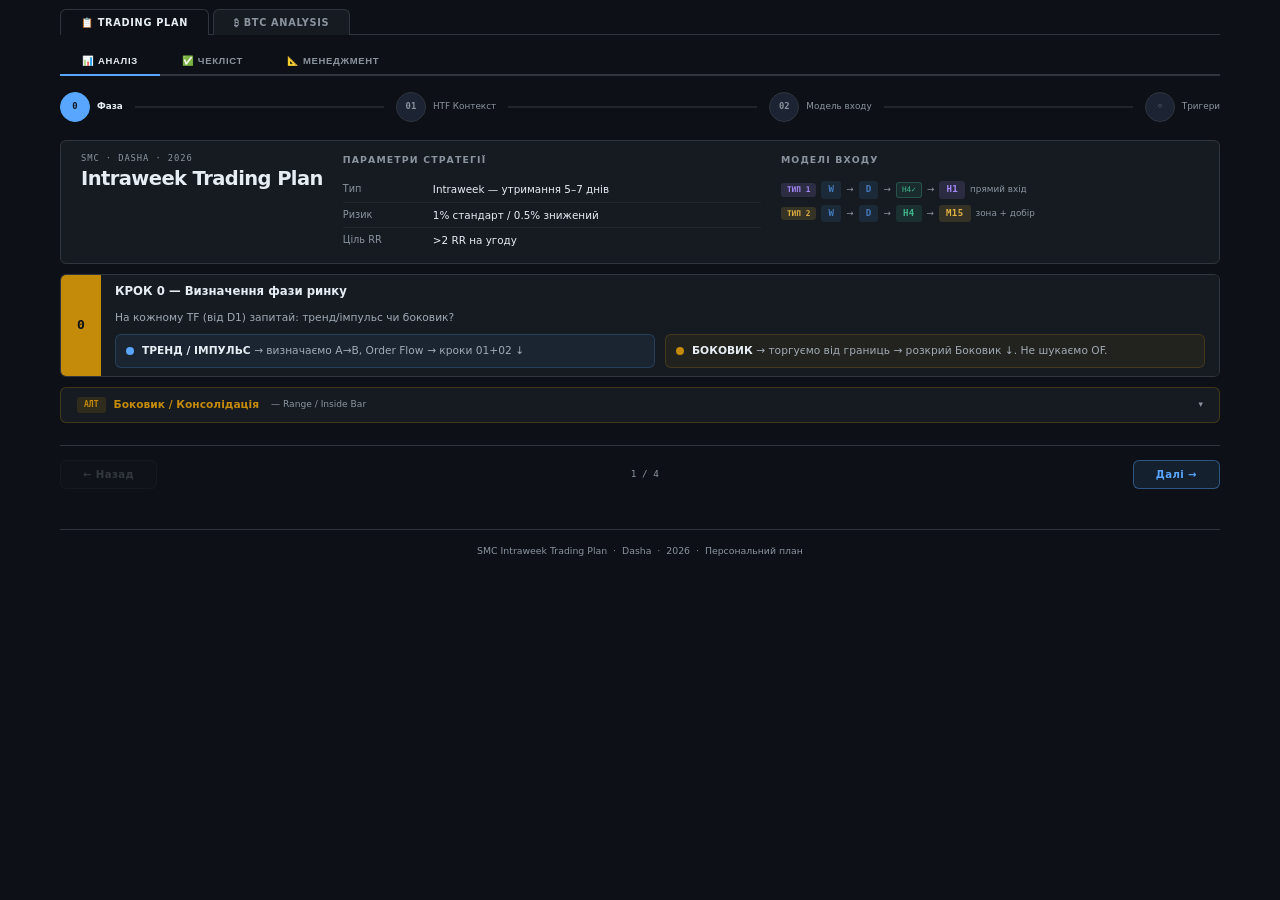
<file: SMC_Trading_Plan_UA.html>
<!DOCTYPE html>
<html lang="uk">
<head>
<meta charset="UTF-8">
<meta name="viewport" content="width=device-width, initial-scale=1.0">
<title>SMC Intraweek Trading Plan — Dasha 2026</title>
<style>
  *, *::before, *::after { box-sizing: border-box; margin: 0; padding: 0; }

  :root {
    --bg:        #0d1117;
    --bg2:       #161b22;
    --bg3:       #1c2333;
    --border:    #30363d;
    --border2:   #21262d;
    --ink:       #e6edf3;
    --ink2:      #a0aab4;  /* lifted from #8b949e — WCAG AA pass on dark bg */
    --ink3:      #8b949e;  /* lifted from #6e7681 — used for secondary labels */
    --wd:        #58a6ff;
    --h4:        #3fb68b;
    --h1:        #a78bfa;
    --m15:       #e3b341;
    --gold:      #c48a0a;  /* deepened from #d4a017 — separates from m15 amber */
    --red:       #f85149;
    --green:     #3fb68b;
    --dim-wd:    rgba(88,166,255,0.08);
    --dim-h4:    rgba(63,182,139,0.08);
    --dim-h1:    rgba(167,139,250,0.08);
    --dim-m15:   rgba(227,179,65,0.08);
    --dim-red:   rgba(248,81,73,0.08);
    --dim-gold:  rgba(196,138,10,0.08);
    --mono: 'JetBrains Mono', 'Fira Code', 'Cascadia Code', monospace;
    --sans: -apple-system, 'Segoe UI', system-ui, sans-serif;
    --radius: 6px;
  }

  html { font-size: 13px; scroll-behavior: smooth; }

  body {
    font-family: var(--sans);
    background: var(--bg);
    color: var(--ink);
    line-height: 1.5;
    max-width: 1200px;
    margin: 0 auto;
    padding: 0 20px 40px;
  }

  h1 { font-size: 1.5rem; font-weight: 700; letter-spacing: -0.03em; }
  h2 { font-size: 0.72rem; font-weight: 700; letter-spacing: 0.12em;
       text-transform: uppercase; color: var(--ink3); margin-bottom: 10px; }
  p, li { font-size: 0.87rem; color: var(--ink2); line-height: 1.6; }
  b, strong { color: var(--ink); font-weight: 600; }
  small { font-size: 0.78rem; color: var(--ink3); }

  /* ── HEADER ── */
  .cover {
    background: var(--bg2);
    border: 1px solid var(--border);
    border-radius: var(--radius);
    padding: 12px 20px 10px;
    margin: 10px 0 0;
    display: grid;
    grid-template-columns: auto 1fr 1fr;
    gap: 20px;
    align-items: start;
  }
  .cover-title { line-height: 1.15; }
  .cover-title span {
    display: block;
    font-family: var(--mono);
    font-size: 0.68rem;
    color: var(--ink3);
    letter-spacing: 0.1em;
    margin-bottom: 5px;
  }
  .kv-list { list-style: none; }
  .kv-list li {
    display: flex; gap: 10px;
    padding: 4px 0;
    border-bottom: 1px solid var(--border2);
    font-size: 0.8rem;
  }
  .kv-list li:last-child { border-bottom: none; }
  .kv-list .k { color: var(--ink3); min-width: 80px; font-size: 0.75rem; }
  .kv-list .v { color: var(--ink); }
  .tf-list { list-style: none; }
  .tf-list li {
    display: flex; align-items: center; gap: 10px;
    padding: 4px 0;
    border-bottom: 1px solid var(--border2);
    font-size: 0.8rem;
  }
  .tf-list li:last-child { border-bottom: none; }
  .tf-list .badge { min-width: 44px; text-align: center; }
  .tf-list .role { color: var(--ink2); }

  /* ── BADGE ── */
  .badge {
    display: inline-block;
    font-family: var(--mono);
    font-size: 0.7rem; font-weight: 700;
    padding: 2px 7px; border-radius: 3px;
    letter-spacing: 0.04em; white-space: nowrap;
  }
  .badge-wd  { background: rgba(88,166,255,0.15);  color: var(--wd); }
  .badge-h4  { background: rgba(63,182,139,0.15);  color: var(--h4); }
  .badge-h1  { background: rgba(167,139,250,0.15); color: var(--h1); }
  .badge-m15 { background: rgba(227,179,65,0.15);  color: var(--m15); }
  .badge-gold{ background: rgba(196,138,10,0.15);  color: var(--gold); }
  .badge-red { background: rgba(248,81,73,0.15);   color: var(--red); }

  /* ── SECTION WRAPPER ── */
  .section { margin-top: 10px; }
  .sec-header {
    display: flex; align-items: center; gap: 12px;
    margin-bottom: 16px; padding-bottom: 8px;
    border-bottom: 1px solid var(--border);
  }
  .sec-num {
    font-family: var(--mono); font-size: 0.7rem;
    color: var(--ink3); letter-spacing: 0.05em; min-width: 24px;
  }
  .sec-title { font-size: 1rem; font-weight: 700; color: var(--ink); letter-spacing: -0.01em; }
  .subsec {
    font-size: 0.72rem; font-weight: 700; letter-spacing: 0.1em;
    text-transform: uppercase; color: var(--ink3); margin: 16px 0 8px;
  }

  /* ── КРОК 0 — phase box ── */
  .phase-box {
    display: grid;
    grid-template-columns: 40px 1fr;
    border: 1px solid var(--border);
    border-radius: var(--radius);
    overflow: hidden;
    margin-bottom: 8px;
  }
  .phase-num {
    background: var(--gold); color: #0d1117;
    font-family: var(--mono); font-size: 1rem; font-weight: 900;
    display: flex; align-items: center; justify-content: center;
  }
  .phase-body { background: var(--bg2); padding: 8px 14px; }
  .phase-title { font-size: 0.9rem; font-weight: 700; color: var(--ink); margin-bottom: 8px; }
  .phase-grid {
    display: grid; grid-template-columns: 1fr 1fr; gap: 10px; margin-top: 8px;
  }
  .phase-opt {
    display: flex; align-items: flex-start; gap: 8px;
    padding: 8px 10px; border-radius: var(--radius);
    font-size: 0.82rem; color: var(--ink2);
  }
  .phase-opt.trend { background: rgba(88,166,255,0.07); border: 1px solid rgba(88,166,255,0.2); }
  .phase-opt.range { background: rgba(196,138,10,0.07);  border: 1px solid rgba(196,138,10,0.2); }
  .phase-opt .dot {
    width: 8px; height: 8px; border-radius: 50%; flex-shrink: 0; margin-top: 4px;
  }
  .phase-opt.trend .dot { background: var(--wd); }
  .phase-opt.range .dot { background: var(--gold); }

  /* ── TWO-COLUMN MAIN LAYOUT ── */
  .two-col {
    display: grid;
    grid-template-columns: 1fr 1fr;
    gap: 14px;
    align-items: start;
    margin-top: 8px;
  }

  /* ── TREND COLUMN ── */
  .col-trend {
    background: var(--bg2);
    border: 1px solid rgba(88,166,255,0.25);
    border-radius: var(--radius);
    overflow: hidden;
  }
  .col-trend-header {
    background: rgba(88,166,255,0.1);
    border-bottom: 1px solid rgba(88,166,255,0.25);
    padding: 10px 16px;
    font-size: 0.8rem; font-weight: 700; letter-spacing: 0.08em;
    text-transform: uppercase; color: var(--wd);
    display: flex; align-items: center; gap: 8px;
  }
  .col-trend-header .step-badge {
    font-family: var(--mono); font-size: 0.7rem;
    background: rgba(88,166,255,0.2); color: var(--wd);
    padding: 2px 8px; border-radius: 3px;
  }
  .col-trend-body { padding: 8px 12px 6px; }

  /* ── RANGE COLUMN ── */
  .col-range {
    background: var(--bg2);
    border: 1px solid rgba(196,138,10,0.25);
    border-radius: var(--radius);
    overflow: hidden;
  }
  .col-range-header {
    background: rgba(196,138,10,0.1);
    border-bottom: 1px solid rgba(196,138,10,0.25);
    padding: 10px 16px;
    font-size: 0.8rem; font-weight: 700; letter-spacing: 0.08em;
    text-transform: uppercase; color: var(--gold);
    display: flex; align-items: center; gap: 8px;
  }
  .col-range-header .step-badge {
    font-family: var(--mono); font-size: 0.7rem;
    background: rgba(196,138,10,0.2); color: var(--gold);
    padding: 2px 8px; border-radius: 3px;
  }
  .col-range-body { padding: 8px 12px 6px; }

  /* ── TF BLOCK (inside columns) ── */
  .tf-block {
    display: grid;
    grid-template-columns: 36px 1fr;
    border: 1px solid var(--border);
    border-radius: var(--radius);
    margin-bottom: 5px;
    overflow: hidden;
    transition: border-color 0.15s ease;
  }
  /* Coloured outer left border matching each TF */
  .tf-block:has(.wd)  { border-left: 2px solid var(--wd); }
  .tf-block:has(.h4)  { border-left: 2px solid var(--h4); }
  .tf-block:has(.h1)  { border-left: 2px solid var(--h1); }
  .tf-block:has(.m15) { border-left: 2px solid var(--m15); }
  .tf-block-label {
    display: flex; align-items: center; justify-content: center;
    font-family: var(--mono); font-size: 0.65rem; font-weight: 700;
    writing-mode: vertical-rl; text-orientation: mixed;
    transform: rotate(180deg); letter-spacing: 0.06em; padding: 6px 0;
  }
  .tf-block-label.wd  { background: rgba(88,166,255,0.12);  color: var(--wd);  border-right: 2px solid var(--wd); }
  .tf-block-label.h4  { background: rgba(63,182,139,0.12);  color: var(--h4);  border-right: 2px solid var(--h4); }
  .tf-block-label.h1  { background: rgba(167,139,250,0.12); color: var(--h1);  border-right: 2px solid var(--h1); }
  .tf-block-label.m15 { background: rgba(227,179,65,0.12);  color: var(--m15); border-right: 2px solid var(--m15); }
  .tf-block-body { padding: 6px 10px; background: var(--bg3); }
  .tf-block-role { font-size: 0.75rem; font-weight: 600; color: var(--ink); margin-bottom: 3px; }
  .tf-block-bullets { list-style: none; }
  .tf-block-bullets li {
    font-size: 0.75rem; color: var(--ink2); padding: 1px 0 1px 10px; position: relative;
  }
  .tf-block-bullets li::before { content: '·'; position: absolute; left: 2px; color: var(--ink3); }

  /* ── STEPS (range strategies) ── */
  .step {
    display: flex; gap: 10px; align-items: flex-start;
    padding: 7px 0; border-bottom: 1px solid var(--border2);
  }
  .step:last-child { border-bottom: none; }
  .step-num {
    width: 22px; height: 22px; border-radius: 50%; flex-shrink: 0;
    display: flex; align-items: center; justify-content: center;
    font-family: var(--mono); font-size: 0.7rem; font-weight: 700;
  }
  .step-body { font-size: 0.82rem; }
  .step-title { font-weight: 600; margin-bottom: 3px; }
  .step-desc { color: var(--ink2); font-size: 0.8rem; }

  /* ── FORMULA ── */
  .formula {
    font-family: var(--mono); font-size: 0.78rem; color: var(--wd);
    background: rgba(88,166,255,0.06); border-left: 2px solid var(--wd);
    border-radius: 0 var(--radius) var(--radius) 0;
    padding: 8px 14px; margin: 10px 0; letter-spacing: 0.02em;
  }

  /* ── ALERTS ── */
  .alert-red {
    display: flex; align-items: center; gap: 10px;
    background: var(--dim-red); border-left: 2px solid var(--red);
    border-radius: 0 var(--radius) var(--radius) 0;
    padding: 8px 14px; font-size: 0.82rem; font-weight: 600;
    color: var(--red); margin: 10px 0;
  }
  .alert-gold {
    background: var(--dim-gold); border-left: 2px solid var(--gold);
    border-radius: 0 var(--radius) var(--radius) 0;
    padding: 8px 14px; font-size: 0.8rem; font-weight: 700;
    color: var(--gold); letter-spacing: 0.06em; text-transform: uppercase;
    margin: 12px 0 8px;
  }
  .note {
    background: var(--bg3); border-left: 2px solid var(--border);
    border-radius: 0 var(--radius) var(--radius) 0;
    padding: 7px 14px; font-size: 0.8rem; color: var(--ink3);
    font-style: italic; margin: 8px 0;
  }

  /* ── BOTTOM ROW (OF logic + Checklist) ── */
  .bottom-row {
    display: grid;
    grid-template-columns: 1fr 1fr;
    gap: 20px;
    align-items: start;
    margin-top: 20px;
  }
  .bottom-card {
    background: var(--bg2);
    border: 1px solid var(--border);
    border-radius: var(--radius);
    overflow: hidden;
  }
  .bottom-card-header {
    background: var(--bg3);
    border-bottom: 1px solid var(--border);
    padding: 10px 16px;
    display: flex; align-items: center; gap: 10px;
  }
  .bottom-card-num {
    font-family: var(--mono); font-size: 0.7rem; color: var(--ink3);
  }
  .bottom-card-title { font-size: 0.9rem; font-weight: 700; color: var(--ink); }

  /* ── REF CARDS (довідкові панелі під основним контентом) ── */
  .ref-row {
    display: grid;
    grid-template-columns: 1fr 1fr;
    gap: 16px;
    align-items: start;
    margin-top: 16px;
  }
  .ref-card {
    background: var(--bg2);
    border: 1px solid var(--border2);
    border-radius: var(--radius);
    overflow: hidden;
    /* opacity removed — use background tint for hierarchy instead */
  }
  .ref-card-header {
    background: var(--bg);
    border-bottom: 1px solid var(--border2);
    padding: 8px 14px;
    display: flex; align-items: center; gap: 8px;
  }
  .ref-card-icon {
    font-size: 0.68rem; font-weight: 700; letter-spacing: 0.1em;
    text-transform: uppercase; color: var(--ink3);
    font-family: var(--sans);   /* was --mono; UI label → --sans */
    background: var(--bg3); border: 1px solid var(--border);
    padding: 2px 7px; border-radius: 3px;
  }
  .ref-card-title { font-size: 0.84rem; font-weight: 600; color: var(--ink2); }
  .ref-card-body { padding: 12px 14px; }
  .bottom-card-body { padding: 14px 16px; }

  /* ── OF LOGIC TABLES ── */
  table {
    width: 100%; border-collapse: collapse;
    font-size: 0.82rem; margin: 8px 0;
  }
  table thead tr { background: var(--bg3); }
  table th {
    text-align: left; padding: 7px 10px;
    color: var(--ink3); font-size: 0.72rem;
    font-weight: 700; letter-spacing: 0.06em; text-transform: uppercase;
    border-bottom: 1px solid var(--border);
  }
  table td {
    padding: 7px 10px; color: var(--ink2);
    border-bottom: 1px solid var(--border2);
    vertical-align: top;
  }
  table tbody tr:last-child td { border-bottom: none; }
  table tbody tr:hover { background: rgba(255,255,255,0.02); }

  /* ── VAL STEPS ── */
  .val-step {
    border: 1px solid var(--border); border-radius: var(--radius);
    overflow: hidden; margin-bottom: 5px;
  }
  .val-header {
    display: flex; align-items: center; gap: 8px;
    padding: 6px 12px; background: var(--bg3);
    border-bottom: 1px solid var(--border);
  }
  .val-num {
    font-family: var(--mono); font-size: 0.7rem; font-weight: 700;
    background: var(--bg2); color: var(--ink3);
    border: 1px solid var(--border); border-radius: 3px; padding: 1px 6px;
  }
  .val-title { font-size: 0.84rem; font-weight: 600; }
  .val-body { padding: 8px 14px; font-size: 0.82rem; color: var(--ink2); background: var(--bg2); }

  /* ── CHECKLIST ── */
  .checklist { display: flex; flex-direction: column; gap: 5px; }
  .chk-row {
    display: flex; align-items: center; gap: 8px;
    padding: 6px 9px; border-radius: var(--radius);
    background: var(--bg3); font-size: 0.8rem;
    cursor: pointer;
    transition: background 0.12s ease;
  }
  .chk-row:hover { background: var(--bg2); }

  /* Custom checkbox */
  .chk-box {
    appearance: none; -webkit-appearance: none;
    width: 15px; height: 15px; flex-shrink: 0;
    border: 1.5px solid var(--border);
    border-radius: 3px;
    background: var(--bg2);
    cursor: pointer;
    position: relative;
    transition: background 0.12s ease, border-color 0.12s ease;
  }
  .chk-box:checked {
    background: var(--h4);
    border-color: var(--h4);
  }
  .chk-box:checked::after {
    content: '';
    position: absolute;
    left: 3px; top: 0px;
    width: 5px; height: 9px;
    border: 2px solid #0d1117;
    border-top: none; border-left: none;
    transform: rotate(45deg);
  }

  /* Checked row state */
  .chk-row:has(.chk-box:checked) {
    background: rgba(63,182,139,0.05);
  }
  .chk-row:has(.chk-box:checked) .chk-text {
    color: var(--ink3);
    text-decoration: line-through;
    text-decoration-color: var(--ink3);
  }
  .chk-row:has(.chk-box:checked) .chk-tag {
    opacity: 0.5;
  }

  .chk-tag {
    font-family: var(--sans); font-size: 0.68rem; font-weight: 700;
    letter-spacing: 0.04em; color: var(--ink3);
    background: var(--bg2); padding: 2px 6px;
    border-radius: 3px; white-space: nowrap; min-width: 68px; text-align: center;
    transition: opacity 0.12s ease;
  }
  .chk-text { flex: 1; color: var(--ink2); transition: color 0.12s ease; }
  .chk-req { font-size: 0.7rem; font-weight: 700; white-space: nowrap; }
  .chk-req.req { color: var(--h4); }
  .chk-req.opt { color: var(--ink3); }

  /* ── BOTTOM SECTIONS (Mgmt + Skip) ── */
  .mgmt-row {
    display: flex;
    gap: 16px;
    margin-top: 16px;
    align-items: start;
  }
  .mgmt-row .ref-card { flex: 1; min-width: 0; }
  .mgmt-table tbody td:first-child { color: var(--m15); font-size: 0.78rem; }
  .mgmt-row table th { padding: 6px 9px; font-size: 0.68rem; }
  .mgmt-row table td { padding: 6px 9px; font-size: 0.8rem; }

  /* ── SKIP RULES ── */
  .skip-rules { display: flex; flex-direction: column; gap: 4px; }
  .skip-row {
    display: grid; grid-template-columns: 50px 155px 1fr;
    border: 1px solid var(--border); border-radius: var(--radius); overflow: hidden;
  }
  .skip-stop {
    background: var(--dim-red); color: var(--red);
    font-family: var(--sans); font-size: 0.7rem; font-weight: 700;
    letter-spacing: 0.05em; padding: 7px 4px; text-align: center;
    border-right: 1px solid rgba(248,81,73,0.2);
  }
  .skip-rule { padding: 7px 10px; font-weight: 600; color: var(--ink); background: var(--bg2); font-size: 0.8rem; }
  .skip-desc { padding: 7px 10px; color: var(--ink2); background: var(--bg2); border-left: 1px solid var(--border2); font-size: 0.79rem; }

  /* ── FOOTER ── */
  footer {
    margin-top: 40px; padding-top: 14px;
    border-top: 1px solid var(--border);
    font-size: 0.72rem; color: var(--ink3); text-align: center;
  }

  /* ── TOOLTIP ── */
  .tooltip-wrap {
    position: relative;
    display: inline-flex;
    align-items: center;
  }
  .tooltip-trigger {
    display: inline-flex; align-items: center; justify-content: center;
    width: 15px; height: 15px; border-radius: 50%;
    background: rgba(227,179,65,0.15); border: 1px solid rgba(227,179,65,0.35);
    color: var(--m15); font-size: 0.62rem; font-weight: 700;
    cursor: default; flex-shrink: 0; line-height: 1;
    font-family: var(--sans);
  }
  .tooltip-box {
    display: none;
    position: absolute;
    bottom: calc(100% + 6px);
    left: 50%; transform: translateX(-50%);
    background: var(--bg3); border: 1px solid rgba(227,179,65,0.35);
    border-radius: var(--radius);
    padding: 5px 10px;
    font-size: 0.64rem; font-weight: 400; font-style: italic;
    text-transform: none; letter-spacing: 0.02em;
    color: var(--m15); white-space: nowrap;
    pointer-events: none;
    z-index: 10;
    box-shadow: 0 4px 12px rgba(0,0,0,0.4);
  }
  .tooltip-box::after {
    content: '';
    position: absolute;
    top: 100%; left: 50%; transform: translateX(-50%);
    border: 5px solid transparent;
    border-top-color: rgba(227,179,65,0.35);
  }
  .tooltip-wrap:hover .tooltip-box { display: block; }

  ::-webkit-scrollbar { width: 6px; }
  ::-webkit-scrollbar-track { background: var(--bg); }
  ::-webkit-scrollbar-thumb { background: var(--border); border-radius: 3px; }

  /* ── PLAN TAB SWITCHER ── */
  .plan-tab-bar {
    display: flex; gap: 4px;
    padding: 8px 0 0;
    margin-bottom: 10px;
    border-bottom: 1px solid var(--border);
  }
  .plan-tab-btn {
    padding: 7px 20px;
    font-family: var(--sans); font-size: 0.75rem; font-weight: 700;
    letter-spacing: 0.07em; text-transform: uppercase;
    border: 1px solid var(--border); border-bottom: none;
    border-radius: var(--radius) var(--radius) 0 0;
    background: var(--bg2); color: var(--ink3);
    cursor: pointer; transition: background 0.15s, color 0.15s;
    position: relative; bottom: -1px;
  }
  .plan-tab-btn:hover { background: var(--bg3); color: var(--ink); }
  .plan-tab-btn.active {
    background: var(--bg); color: var(--ink);
    border-color: var(--border); border-bottom-color: var(--bg);
  }
  .plan-tab-btn.btc-tab.active { color: var(--gold); border-top: 2px solid var(--gold); }
  .plan-section { display: block; }
  .plan-section.hidden { display: none; }

  /* ── BTC ANALYSIS STYLES ── */
  .btc-cover {
    background: linear-gradient(135deg, rgba(247,147,26,0.08) 0%, rgba(247,147,26,0.03) 100%);
    border: 1px solid rgba(247,147,26,0.25);
    border-radius: var(--radius); padding: 20px 24px; margin-bottom: 16px;
    display: grid; grid-template-columns: 1fr auto; gap: 16px; align-items: center;
  }
  .btc-cover-title { font-size: 1.3rem; font-weight: 800; letter-spacing: -0.02em; color: var(--gold); }
  .btc-cover-sub { font-size: 0.78rem; color: var(--ink2); margin-top: 4px; }
  .btc-badge {
    display: inline-flex; align-items: center; gap: 5px;
    padding: 4px 10px; border-radius: var(--radius);
    font-family: var(--sans); font-size: 0.68rem; font-weight: 700;
    letter-spacing: 0.06em; text-transform: uppercase;
  }
  .btc-badge-orange { background: rgba(247,147,26,0.15); border: 1px solid rgba(247,147,26,0.35); color: var(--gold); }
  .btc-badge-red    { background: var(--dim-red); border: 1px solid rgba(248,81,73,0.3); color: var(--red); }
  .btc-badge-green  { background: rgba(63,182,139,0.12); border: 1px solid rgba(63,182,139,0.3); color: var(--h4); }
  .btc-badge-blue   { background: rgba(88,166,255,0.12); border: 1px solid rgba(88,166,255,0.3); color: var(--wd); }

  .btc-section-title {
    font-size: 0.65rem; font-weight: 700; letter-spacing: 0.1em; text-transform: uppercase;
    color: var(--gold); margin: 18px 0 8px; display: flex; align-items: center; gap: 8px;
  }
  .btc-section-title::after { content: ''; flex: 1; height: 1px; background: rgba(227,179,65,0.2); }

  .btc-grid-2 { display: grid; grid-template-columns: 1fr 1fr; gap: 12px; margin-bottom: 12px; }
  .btc-grid-3 { display: grid; grid-template-columns: 1fr 1fr 1fr; gap: 10px; margin-bottom: 12px; }

  .btc-card {
    background: var(--bg2); border: 1px solid var(--border2);
    border-radius: var(--radius); padding: 12px 14px;
  }
  .btc-card-title {
    font-size: 0.67rem; font-weight: 700; letter-spacing: 0.08em; text-transform: uppercase;
    margin-bottom: 8px;
  }
  .btc-card-title.orange { color: var(--gold); }
  .btc-card-title.green  { color: var(--h4); }
  .btc-card-title.red    { color: var(--red); }
  .btc-card-title.blue   { color: var(--wd); }
  .btc-card-title.purple { color: var(--h1); }

  .btc-card.clickable { cursor: pointer; transition: border-color .15s, background .15s; }
  .btc-card.clickable:hover { border-color: rgba(227,179,65,0.5); background: rgba(227,179,65,0.05); }

  .range-modal-overlay {
    display: none; position: fixed; inset: 0; background: rgba(0,0,0,0.6);
    z-index: 1000; align-items: center; justify-content: center; padding: 24px;
  }
  .range-modal-overlay.open { display: flex; }
  .range-modal {
    background: var(--bg2); border: 1px solid var(--border); border-radius: var(--radius);
    max-width: 820px; width: 100%; max-height: 85vh; overflow-y: auto;
    padding: 24px 28px; position: relative; box-shadow: 0 20px 60px rgba(0,0,0,0.5);
  }
  .range-modal-close {
    position: absolute; top: 14px; right: 14px; width: 28px; height: 28px;
    border-radius: 6px; background: var(--bg3); border: 1px solid var(--border);
    color: var(--ink2); font-size: 0.9rem; cursor: pointer;
    display: flex; align-items: center; justify-content: center;
  }
  .range-modal-close:hover { color: var(--ink); background: var(--border2); }
  .range-modal-title { font-size: 1.05rem; font-weight: 800; color: var(--gold); margin-bottom: 4px; }
  .range-modal-sub { font-size: 0.75rem; color: var(--ink2); margin-bottom: 16px; }

  .mmt-row {
    display: grid; grid-template-columns: 28px 1fr;
    gap: 0 8px; align-items: start; margin-bottom: 6px;
  }
  .mmt-icon {
    width: 24px; height: 24px; border-radius: 6px;
    display: flex; align-items: center; justify-content: center;
    font-size: 0.9rem; flex-shrink: 0; margin-top: 1px;
  }
  .mmt-body { font-size: 0.79rem; color: var(--ink); }
  .mmt-label { font-weight: 700; margin-bottom: 1px; }
  .mmt-desc  { font-size: 0.72rem; color: var(--ink2); line-height: 1.45; }

  .session-row {
    display: flex; align-items: flex-start; gap: 10px;
    padding: 6px 0; border-bottom: 1px solid var(--border2);
  }
  .session-row:last-child { border-bottom: none; }
  .session-time {
    font-family: var(--sans); font-size: 0.71rem; font-weight: 700;
    color: var(--gold); min-width: 50px; flex-shrink: 0; padding-top: 1px;
  }
  .session-body { font-size: 0.78rem; color: var(--ink); }
  .session-name { font-weight: 700; }
  .session-note { font-size: 0.71rem; color: var(--ink2); }

  .dow-table { width: 100%; border-collapse: collapse; font-size: 0.77rem; }
  .dow-table th { padding: 5px 8px; font-size: 0.65rem; font-weight: 700; letter-spacing: 0.06em; text-transform: uppercase; color: var(--ink3); border-bottom: 1px solid var(--border); text-align: left; }
  .dow-table td { padding: 5px 8px; border-bottom: 1px solid var(--border2); vertical-align: top; }
  .dow-table tr:last-child td { border-bottom: none; }
  .dow-day { font-weight: 700; color: var(--ink); }
  .dow-skip { color: var(--red); font-weight: 700; font-size: 0.68rem; }
  .dow-ok   { color: var(--h4); font-weight: 700; font-size: 0.68rem; }
  .dow-caution { color: var(--gold); font-weight: 700; font-size: 0.68rem; }

  .combo-col { display: flex; flex-direction: column; gap: 8px; }
  .combo-item {
    background: var(--bg3); border: 1px solid var(--border2);
    border-radius: var(--radius); padding: 8px 10px;
    display: grid; grid-template-columns: 18px 1fr; gap: 6px; align-items: start;
  }
  .combo-num {
    font-family: var(--sans); font-size: 0.65rem; font-weight: 700;
    color: var(--ink3); padding-top: 2px;
  }
  .combo-text { font-size: 0.78rem; color: var(--ink); }
  .combo-sub  { font-size: 0.7rem; color: var(--ink2); margin-top: 2px; }

  .risk-row {
    display: grid; grid-template-columns: 100px 1fr;
    border-bottom: 1px solid var(--border2); padding: 6px 0;
    font-size: 0.79rem;
  }
  .risk-row:last-child { border-bottom: none; }
  .risk-label { color: var(--ink2); font-size: 0.74rem; }
  .risk-val   { color: var(--ink); font-weight: 600; }

  .journal-step {
    display: grid; grid-template-columns: 22px 1fr;
    gap: 6px; align-items: start; margin-bottom: 6px;
  }
  .journal-num {
    width: 20px; height: 20px; border-radius: 50%;
    background: rgba(227,179,65,0.15); border: 1px solid rgba(227,179,65,0.3);
    display: flex; align-items: center; justify-content: center;
    font-size: 0.62rem; font-weight: 700; color: var(--gold); flex-shrink: 0;
  }
  .journal-text { font-size: 0.78rem; color: var(--ink); padding-top: 1px; }
  .journal-sub  { font-size: 0.71rem; color: var(--ink2); }

  /* ── SUB-TABS ── */
  .sub-tab-bar {
    display: flex; gap: 0;
    margin: 12px 0 0;
    border-bottom: 2px solid var(--border);
  }
  .sub-tab-btn {
    padding: 8px 22px;
    font-size: 0.73rem; font-weight: 700;
    letter-spacing: 0.07em; text-transform: uppercase;
    background: none; border: none;
    color: var(--ink3); cursor: pointer;
    border-bottom: 2px solid transparent;
    margin-bottom: -2px;
    transition: color 0.15s;
  }
  .sub-tab-btn:hover { color: var(--ink); }
  .sub-tab-btn.active { color: var(--ink); border-bottom-color: var(--wd); }
  .sub-section { display: block; }
  .sub-section.hidden { display: none; }

  /* ── STEPPER ── */
  .stepper-bar {
    display: flex; align-items: center;
    gap: 0; margin: 16px 0 18px;
  }
  .stepper-step { display: flex; align-items: center; cursor: pointer; }
  .stepper-dot {
    width: 30px; height: 30px; border-radius: 50%;
    display: flex; align-items: center; justify-content: center;
    font-family: var(--mono); font-size: 0.68rem; font-weight: 700;
    background: var(--bg3); border: 1.5px solid var(--border);
    color: var(--ink3); transition: all 0.2s; flex-shrink: 0;
  }
  .stepper-dot.active { background: var(--wd); border-color: var(--wd); color: #0d1117; }
  .stepper-dot.done   { background: var(--bg3); border-color: var(--h4); color: var(--h4); }
  .stepper-label {
    font-size: 0.68rem; color: var(--ink3);
    margin-left: 7px; white-space: nowrap;
  }
  .stepper-label.active { color: var(--ink); font-weight: 700; }
  .stepper-label.done   { color: var(--h4); }
  .stepper-line {
    flex: 1; height: 1.5px; background: var(--border2);
    margin: 0 12px; min-width: 16px;
  }
  .stepper-line.done { background: var(--h4); }
  .step-content { display: none; }
  .step-content.active { display: block; }
  .stepper-nav {
    display: flex; justify-content: space-between; align-items: center;
    margin-top: 22px; padding-top: 14px;
    border-top: 1px solid var(--border);
  }
  .step-nav-btn {
    padding: 8px 22px;
    font-family: var(--sans); font-size: 0.78rem; font-weight: 700;
    border-radius: var(--radius); cursor: pointer;
    border: 1px solid var(--border);
    background: var(--bg2); color: var(--ink2);
    transition: all 0.15s; letter-spacing: 0.04em;
  }
  .step-nav-btn:hover:not(:disabled) { border-color: var(--wd); color: var(--wd); }
  .step-nav-btn:disabled { opacity: 0.25; cursor: default; }
  .step-nav-btn.next {
    background: rgba(88,166,255,0.1);
    color: var(--wd); border-color: rgba(88,166,255,0.4);
  }
  .step-nav-btn.next:hover { background: rgba(88,166,255,0.2); }

  @media print {
    body { max-width: 100%; padding: 0 12px; background: white; color: #111; }
    :root {
      --bg:#fff; --bg2:#f8f9fa; --bg3:#f0f2f4;
      --ink:#111; --ink2:#333; --ink3:#555;
      --border:#ccc; --border2:#e0e0e0;
      --wd:#1a5fa8; --h4:#1a7a56; --h1:#5c3fa8;
      --m15:#8a6a00; --gold:#6b4c00; --red:#b91c1c;
    }
    /* Flatten badge backgrounds for print legibility */
    .badge, .chk-tag, .ref-card-icon, .skip-stop {
      background: #eee !important;
      color: #333 !important;
      border-color: #ccc !important;
    }
    .badge-wd  { background: #dce8f8 !important; color: #1a5fa8 !important; }
    .badge-h4  { background: #d5ede4 !important; color: #1a7a56 !important; }
    .badge-h1  { background: #e8ddf8 !important; color: #5c3fa8 !important; }
    .badge-m15 { background: #f5eccc !important; color: #8a6a00 !important; }
    .badge-red { background: #fde0df !important; color: #b91c1c !important; }
    .skip-stop { background: #fde0df !important; color: #b91c1c !important; }
    .two-col, .bottom-row, .ref-row, .mgmt-row, .phase-grid { page-break-inside: avoid; }
  }
</style>
</head>
<body>

<!-- ══ TAB SWITCHER ══ -->
<div class="plan-tab-bar">
  <button class="plan-tab-btn active" onclick="switchPlanTab('main', this)">📋 Trading Plan</button>
  <button class="plan-tab-btn btc-tab"  onclick="switchPlanTab('btc', this)">₿ BTC Analysis</button>
</div>

<!-- ══ MAIN TRADING PLAN ══ -->
<div id="plan-main" class="plan-section">

<!-- Sub-tab bar -->
<div class="sub-tab-bar">
  <button class="sub-tab-btn active" id="stab-analysis"    onclick="switchSubTab('analysis',this)">📊 Аналіз</button>
  <button class="sub-tab-btn"        id="stab-checklist"   onclick="switchSubTab('checklist',this)">✅ Чекліст</button>
  <button class="sub-tab-btn"        id="stab-management"  onclick="switchSubTab('management',this)">📐 Менеджмент</button>
</div>

<!-- ════════════════════════════════════════════════ АНАЛІЗ SUB-TAB -->
<div id="sub-analysis" class="sub-section">

<!-- Stepper bar -->
<div class="stepper-bar">
  <div class="stepper-step" onclick="goToStep(0)">
    <div class="stepper-dot active" id="sdot-0">0</div>
    <span class="stepper-label active" id="slabel-0">Фаза</span>
  </div>
  <div class="stepper-line" id="sline-0"></div>
  <div class="stepper-step" onclick="goToStep(1)">
    <div class="stepper-dot" id="sdot-1">01</div>
    <span class="stepper-label" id="slabel-1">HTF Контекст</span>
  </div>
  <div class="stepper-line" id="sline-1"></div>
  <div class="stepper-step" onclick="goToStep(2)">
    <div class="stepper-dot" id="sdot-2">02</div>
    <span class="stepper-label" id="slabel-2">Модель входу</span>
  </div>
  <div class="stepper-line" id="sline-2"></div>
  <div class="stepper-step" onclick="goToStep(3)">
    <div class="stepper-dot" id="sdot-3">◦</div>
    <span class="stepper-label" id="slabel-3">Тригери</span>
  </div>
</div>

<!-- ════ STEP 0: Фаза + Cover ════ -->
<div class="step-content active" id="step-0">

<!-- ═══════════════════════════════════════════════════════════════════ COVER -->
<div class="cover">
  <div class="cover-title">
    <span>SMC · DASHA · 2026</span>
    <h1>Intraweek Trading Plan</h1>
  </div>
  <div>
    <h2>Параметри стратегії</h2>
    <ul class="kv-list">
      <li><span class="k">Тип</span>       <span class="v">Intraweek — утримання 5–7 днів</span></li>
      <li><span class="k">Ризик</span>     <span class="v">1% стандарт / 0.5% знижений</span></li>
      <li><span class="k">Ціль RR</span>   <span class="v">&gt;2 RR на угоду</span></li>
    </ul>
  </div>
  <div>
    <h2>Моделі входу</h2>
    <div style="display:flex;flex-direction:column;gap:6px;padding:4px 0">
      <div style="display:flex;align-items:center;gap:5px">
        <span style="font-family:var(--mono);font-size:0.6rem;font-weight:700;background:rgba(167,139,250,0.15);color:var(--h1);padding:1px 6px;border-radius:3px;white-space:nowrap">ТИП 1</span>
        <span class="badge badge-wd" style="opacity:0.7">W</span><span style="color:var(--ink3);font-size:0.68rem">→</span><span class="badge badge-wd" style="opacity:0.7">D</span><span style="color:var(--ink3);font-size:0.68rem">→</span><span style="font-family:var(--mono);font-size:0.6rem;background:rgba(63,182,139,0.1);color:var(--h4);border:1px solid rgba(63,182,139,0.3);padding:1px 5px;border-radius:3px">H4✓</span><span style="color:var(--ink3);font-size:0.68rem">→</span><span class="badge badge-h1">H1</span>
        <span style="font-size:0.68rem;color:var(--ink3)">прямий вхід</span>
      </div>
      <div style="display:flex;align-items:center;gap:5px">
        <span style="font-family:var(--mono);font-size:0.6rem;font-weight:700;background:rgba(227,179,65,0.15);color:var(--m15);padding:1px 6px;border-radius:3px;white-space:nowrap">ТИП 2</span>
        <span class="badge badge-wd" style="opacity:0.7">W</span><span style="color:var(--ink3);font-size:0.68rem">→</span><span class="badge badge-wd" style="opacity:0.7">D</span><span style="color:var(--ink3);font-size:0.68rem">→</span><span class="badge badge-h4">H4</span><span style="color:var(--ink3);font-size:0.68rem">→</span><span class="badge badge-m15">M15</span>
        <span style="font-size:0.68rem;color:var(--ink3)">зона + добір</span>
      </div>
    </div>
  </div>
</div>

<!-- ══════════════════════════════════════════════════════ КРОК 0 — Фаза ринку -->
<div class="section">
  <div class="phase-box">
    <div class="phase-num">0</div>
    <div class="phase-body">
      <div class="phase-title">КРОК 0 — Визначення фази ринку</div>
      <p style="font-size:0.82rem;color:var(--ink2);margin-bottom:8px">На кожному TF (від D1) запитай: тренд/імпульс чи боковик?</p>
      <div class="phase-grid">
        <div class="phase-opt trend">
          <div class="dot"></div>
          <div><b>ТРЕНД / ІМПУЛЬС</b> → визначаємо A→B, Order Flow → кроки 01+02 ↓</div>
        </div>
        <div class="phase-opt range">
          <div class="dot"></div>
          <div><b>БОКОВИК</b> → торгуємо від границь → розкрий Боковик ↓. Не шукаємо OF.</div>
        </div>
      </div>
    </div>
  </div>
</div>

<!-- ═══════════════════════════════════════════════ БОКОВИК (collapsible) -->
<details style="margin-top:10px">
  <summary style="cursor:pointer;list-style:none;display:flex;align-items:center;gap:8px;padding:9px 16px;background:var(--bg2);border:1px solid rgba(196,138,10,0.25);border-radius:var(--radius);user-select:none">
    <span style="font-family:var(--mono);font-size:0.62rem;font-weight:700;background:rgba(196,138,10,0.15);color:var(--gold);padding:2px 7px;border-radius:3px">АЛТ</span>
    <span style="font-size:0.82rem;font-weight:700;color:var(--gold)">Боковик / Консолідація</span>
    <span style="font-size:0.7rem;color:var(--ink3);margin-left:4px">— Range / Inside Bar</span>
    <span style="margin-left:auto;font-size:0.68rem;color:var(--ink3)">▾</span>
  </summary>
  <div style="background:var(--bg2);border:1px solid rgba(196,138,10,0.2);border-top:none;border-radius:0 0 var(--radius) var(--radius);padding:12px 14px">
    <p style="font-size:0.8rem;color:var(--ink2);margin-bottom:10px">Якщо на D1/W1 визначено Inside Bar або боковик — не шукаємо OF.</p>
    <div class="subsec" style="margin-top:0;margin-bottom:5px">Ознаки консолідації</div>
    <table style="margin-bottom:10px">
      <tbody>
        <tr><td style="width:18px;color:var(--ink3)">1</td><td>Свічки звужують діапазон — «затухання тренду»</td></tr>
        <tr><td style="color:var(--ink3)">2</td><td>Досягнення HTF рівнів ліквідності або POI</td></tr>
        <tr><td style="color:var(--ink3)">3</td><td>Inside Bar на W / D. <span style="color:var(--ink3)">Валідація: D1 — <b style="color:var(--ink2)">2+ свічки</b> всередині; W1/M1 — <b style="color:var(--ink2)">1 свічка</b>.</span></td></tr>
      </tbody>
    </table>
    <div style="display:grid;grid-template-columns:1fr 1fr;gap:6px;margin-bottom:10px">
      <div style="background:var(--bg3);border:1px solid var(--border2);border-radius:var(--radius);padding:8px 10px">
        <span style="font-size:0.65rem;font-weight:700;letter-spacing:0.08em;text-transform:uppercase;color:var(--ink3)">Point A</span>
        <p style="font-size:0.8rem;color:var(--ink);margin:3px 0 0">Девіація за Inside Low/High → зняття SSL/BSL.</p>
      </div>
      <div style="background:var(--bg3);border:1px solid var(--border2);border-radius:var(--radius);padding:8px 10px">
        <span style="font-size:0.65rem;font-weight:700;letter-spacing:0.08em;text-transform:uppercase;color:var(--ink3)">Point B</span>
        <p style="font-size:0.8rem;color:var(--ink);margin:3px 0 0">Зона 0.5 ренджа.</p>
      </div>
    </div>
    <div style="border-top:1px solid rgba(196,138,10,0.2);margin:8px 0 12px"></div>
    <div style="display:grid;grid-template-columns:1fr 1fr;gap:10px">
      <div style="background:var(--bg3);border:1px solid var(--border2);border-radius:var(--radius);padding:10px">
        <div style="font-size:0.7rem;font-weight:700;letter-spacing:0.08em;text-transform:uppercase;color:var(--gold);margin-bottom:8px">Стратегія 1 — Всередині</div>
        <div class="step"><div class="step-num" style="background:rgba(88,166,255,0.15);color:var(--wd)">1</div><div class="step-body"><div class="step-title" style="color:var(--wd)">D1 — визначити боковик</div><div class="step-desc">Відмітити Range High, Range Low, 0.5 Range.</div></div></div>
        <div class="step"><div class="step-num" style="background:rgba(63,182,139,0.15);color:var(--h4)">2</div><div class="step-body"><div class="step-title" style="color:var(--h4)">H4 — чекати девіацію</div><div class="step-desc">Вихід за Range Low/High → зняття SSL/BSL (Point A).</div></div></div>
        <div class="step"><div class="step-num" style="background:rgba(88,166,255,0.15);color:var(--wd)">3</div><div class="step-body"><div class="step-title" style="color:var(--wd)">D1/H4 — FTA і зони</div><div class="step-desc">Проставити FTA та ключові зони — можуть розвернути ціну до досягнення 0.5 Range.</div></div></div>
        <div class="step"><div class="step-num" style="background:rgba(167,139,250,0.15);color:var(--h1)">4</div><div class="step-body"><div class="step-title" style="color:var(--h1)">H1 — повернення + злам</div><div class="step-desc">Market Shift або i-FVG → ТВХ.</div></div></div>
        <div class="step"><div class="step-num" style="background:rgba(196,138,10,0.15);color:var(--gold)">5</div><div class="step-body"><div class="step-title" style="color:var(--gold)">Таргети</div><div class="step-desc">1-й: <b>0.5 Range</b>. 2-й: протилежна границя.</div></div></div>
        <div style="margin-top:6px;font-size:0.72rem;color:var(--red);font-weight:600">⚠ Від 0.5 Range нових позицій не відкриваємо.</div>
      </div>
      <div style="background:var(--bg3);border:1px solid var(--border2);border-radius:var(--radius);padding:10px">
        <div style="font-size:0.7rem;font-weight:700;letter-spacing:0.08em;text-transform:uppercase;color:var(--wd);margin-bottom:8px">Стратегія 2 — Пробій</div>
        <div class="step"><div class="step-num" style="background:rgba(88,166,255,0.15);color:var(--wd)">1</div><div class="step-body"><div class="step-title" style="color:var(--wd)">H4/D1 — ідентифікація пробою</div><div class="step-desc">Різкий імпульс → продавлює Range High або Low.</div></div></div>
        <div class="step"><div class="step-num" style="background:rgba(63,182,139,0.15);color:var(--h4)">2</div><div class="step-body"><div class="step-title" style="color:var(--h4)">H4/H1 — підтвердження FVG пробою</div><div class="step-desc">FVG витримує тест після пробою. Ціна повертається → FVG тримається = пробій підтверджено. Якщо пройшла FVG назад — пробій хибний.</div></div></div>
        <div class="step"><div class="step-num" style="background:rgba(167,139,250,0.15);color:var(--h1)">3</div><div class="step-body"><div class="step-title" style="color:var(--h1)">H1 — тест POI після зламу</div><div class="step-desc">FVG / i-FVG / OB що сформувалось при пробої → ТВХ.</div></div></div>
        <div class="step"><div class="step-num" style="background:rgba(196,138,10,0.15);color:var(--gold)">4</div><div class="step-body"><div class="step-title" style="color:var(--gold)">Точка B — ціль за межами</div><div class="step-desc">POI або ліквідність на W1/D1. Не ціль всередині діапазону.</div></div></div>
      </div>
    </div>
  </div>
</details>

</div><!-- end step-0 -->

<!-- ════ STEP 1: HTF Контекст ════ -->
<div class="step-content" id="step-1">

<!-- ═══════════════════════════════════════════════════════ 01 — HTF КОНТЕКСТ -->
<div class="section">
  <div class="sec-header">
    <span class="sec-num">01</span>
    <span class="sec-title">HTF Контекст</span>
    <span style="font-size:0.72rem;color:var(--ink3);font-weight:400;margin-left:4px">— спільний для обох типів</span>
    <div style="margin-left:auto;display:flex;gap:5px;align-items:center">
      <span class="badge badge-wd">W1</span>
      <span style="color:var(--ink3);font-size:0.7rem">+</span>
      <span class="badge badge-wd">D1</span>
    </div>
  </div>
  <div style="display:grid;grid-template-columns:1fr 1fr;gap:10px">

    <!-- W1 -->
    <div class="tf-block">
      <div class="tf-block-label wd">W1</div>
      <div class="tf-block-body">
        <div class="tf-block-role">Контекст — визначення A і B</div>
        <ul class="tf-block-bullets">
          <li><b style="color:var(--ink)">Правило 3х свічок:</b> якщо свічка #2 закрилась тілом відносно #1, то #3 оновить min/max #2. <span style="color:var(--red);font-weight:600">⚠</span> <span style="color:var(--ink2)">При знятті великої полки ліквідності — правило може не спрацювати.</span></li>
          <li><b style="color:var(--ink)">Точка A</b> — остання external ліквідність що знімалась, або POI що тестувалась.</li>
          <li><b style="color:var(--ink)">Точка B</b> — протилежний свінг high/low або POI на W1.</li>
        </ul>
        <div style="margin-top:8px;padding:7px 12px;background:rgba(248,81,73,0.1);border:1.5px solid var(--red);border-radius:5px;display:flex;align-items:flex-start;gap:8px">
          <span style="font-size:0.95rem;flex-shrink:0;line-height:1.5">⚠️</span>
          <div>
            <div style="color:var(--red);font-weight:700;font-size:0.77rem;margin-bottom:2px">Перевірка валідності на H4</div>
            <div style="color:var(--ink2);font-size:0.74rem;line-height:1.4">Після W1 аналізу — перейди на H4. <b style="color:var(--red)">Інвалідовано</b> = ключовий свінг H4 перебитий тілом.</div>
          </div>
        </div>
      </div>
    </div>

    <!-- D1 -->
    <div class="tf-block">
      <div class="tf-block-label wd">D1</div>
      <div class="tf-block-body">
        <div class="tf-block-role">Bias + POI + FTA</div>
        <ul class="tf-block-bullets">
          <li>D1 bias: [long] / [short] / [корекція]. Відмітити рівень Daily Open.</li>
          <li>D1 POI: OB, FVG, RB, Int. Liquidity.</li>
          <li>FTA — найближчий рівень що може зупинити рух.</li>
          <li>WO / MO: якщо ціна далеко від WO/MO у напрямку — потенціал обмежений.</li>
          <li><b style="color:var(--ink)">Daily Open правило:</b> рух вгору → мінімум нижче DO; вниз → максимум вище DO.</li>
        </ul>
      </div>
    </div>

  </div>
</div>

</div><!-- end step-1 -->

<!-- ════ STEP 2: Модель входу ════ -->
<div class="step-content" id="step-2">

<!-- ═══════════════════════════════════════════════ 02 — МОДЕЛЬ ВХОДУ (Тренд) -->
<div class="section">
  <div class="sec-header">
    <span class="sec-num">02</span>
    <span class="sec-title">Модель входу</span>
    <span style="font-size:0.72rem;color:var(--ink3);font-weight:400;margin-left:4px">— тренд / імпульс</span>
  </div>

  <div class="two-col">

    <!-- ═ TYPE 1: W · D · H1 ═ -->
    <div style="background:var(--bg2);border:1px solid rgba(167,139,250,0.25);border-top:2px solid var(--h1);border-radius:var(--radius);overflow:hidden">
      <div style="background:rgba(167,139,250,0.07);border-bottom:1px solid rgba(167,139,250,0.2);padding:9px 14px;display:flex;align-items:center;gap:8px">
        <span style="font-family:var(--mono);font-size:0.62rem;font-weight:700;background:rgba(167,139,250,0.18);color:var(--h1);padding:2px 8px;border-radius:3px">ТИП 1</span>
        <span style="display:flex;align-items:center;gap:4px">
          <span class="badge badge-wd" style="opacity:0.6">W</span><span style="color:var(--ink3);font-size:0.7rem">·</span>
          <span class="badge badge-wd" style="opacity:0.6">D</span><span style="color:var(--ink3);font-size:0.7rem">·</span>
          <span style="font-family:var(--mono);font-size:0.62rem;background:rgba(63,182,139,0.1);color:var(--h4);border:1px solid rgba(63,182,139,0.25);padding:2px 6px;border-radius:3px">H4✓</span><span style="color:var(--ink3);font-size:0.7rem">·</span>
          <span class="badge badge-h1">H1</span>
        </span>
        <span style="margin-left:auto;font-size:0.68rem;color:var(--ink3)">прямий вхід</span>
      </div>
      <div style="padding:8px 12px 10px">

        <div style="background:rgba(63,182,139,0.05);border:1px solid rgba(63,182,139,0.2);border-radius:var(--radius);padding:7px 12px;margin-bottom:8px;display:flex;align-items:flex-start;gap:8px">
          <span class="badge badge-h4" style="flex-shrink:0;margin-top:1px">H4</span>
          <div>
            <div style="font-size:0.75rem;font-weight:600;color:var(--h4);margin-bottom:2px">Тільки валідація — план не інвалідований?</div>
            <div style="font-size:0.72rem;color:var(--ink2);line-height:1.4">Ключовий свінг H4 не перебитий тілом. Compression → плюс.</div>
          </div>
        </div>

        <div class="tf-block" style="margin-bottom:0">
          <div class="tf-block-label h1">H1</div>
          <div class="tf-block-body">
            <div class="tf-block-role" style="display:flex;align-items:center;justify-content:space-between;gap:8px">
              <span>Модель входу</span>
              <span style="font-size:0.65rem;font-weight:400;color:var(--ink3)">пріоритет: <b style="color:var(--h1)">OF inv</b> &gt; <b style="color:var(--h4)">i-FVG</b> &gt; <b style="color:var(--ink3)">Shift 0.5R</b></span>
            </div>
            <ul class="tf-block-bullets">
              <li>Інвалідація OF → пробиття останнього протилежного BSL/SSL sweep.</li>
              <li>Інверсія FVG (i-FVG) → вхід від зони <b style="color:var(--h1)">0.5</b> i-FVG.</li>
              <li>Market Shift → підтвердження від точки A. Вхід 0.5R.</li>
              <li style="margin-top:3px">H1 OB / FVG / i-FVG / RB → ліміт-ордер.</li>
            </ul>
          </div>
        </div>

      </div>
    </div>

    <!-- ═ TYPE 2: W · D · H4 · M15 ═ -->
    <div style="background:var(--bg2);border:1px solid rgba(227,179,65,0.25);border-top:2px solid var(--m15);border-radius:var(--radius);overflow:hidden">
      <div style="background:rgba(227,179,65,0.06);border-bottom:1px solid rgba(227,179,65,0.2);padding:9px 14px;display:flex;align-items:center;gap:8px">
        <span style="font-family:var(--mono);font-size:0.62rem;font-weight:700;background:rgba(227,179,65,0.18);color:var(--m15);padding:2px 8px;border-radius:3px">ТИП 2</span>
        <span style="display:flex;align-items:center;gap:4px">
          <span class="badge badge-wd" style="opacity:0.6">W</span><span style="color:var(--ink3);font-size:0.7rem">·</span>
          <span class="badge badge-wd" style="opacity:0.6">D</span><span style="color:var(--ink3);font-size:0.7rem">·</span>
          <span class="badge badge-h4">H4</span><span style="color:var(--ink3);font-size:0.7rem">·</span>
          <span class="badge badge-m15">M15</span>
        </span>
        <span style="margin-left:auto;font-size:0.68rem;color:var(--ink3)">підтвердження + добір</span>
      </div>
      <div style="padding:8px 12px 10px">

        <div class="tf-block" style="margin-bottom:6px">
          <div class="tf-block-label h4">H4</div>
          <div class="tf-block-body">
            <div class="tf-block-role">Зона підтвердження</div>
            <ul class="tf-block-bullets">
              <li>Підтвердити A і B з D1.</li>
              <li>H4 POI яка розверне ціну: OB / FVG.</li>
              <li><b style="color:var(--h4)">Compression на H4</b> → сильний доп. фактор.</li>
              <li>H4 bias = D1 bias <span style="color:var(--ink3)">(завжди перевіряти)</span>.</li>
            </ul>
          </div>
        </div>

        <div class="tf-block" style="margin-bottom:0">
          <div class="tf-block-label m15">M15</div>
          <div class="tf-block-body">
            <div class="tf-block-role">M15 вхід / добір позиції</div>
            <ul class="tf-block-bullets">
              <li>Asia session sweep / M15 shift.</li>
              <li>Ліміт від FVG зони M15.</li>
              <li>Ліміт від OB M15.</li>
            </ul>
          </div>
        </div>

      </div>
    </div>

  </div><!-- end .two-col -->
</div>


</div><!-- end step-2 -->

<!-- ════ STEP 3: Тригери ════ -->
<div class="step-content" id="step-3">

<!-- ══════════════════════════════════════════════════ Ієрархія тригерів -->
<div class="section" style="margin-top:12px">
  <h2>Ієрархія тригерів <span style="font-weight:400;font-size:0.7em;color:var(--ink3);letter-spacing:0.02em">для набору і фіксації позицій</span></h2>
  <div style="display:grid;grid-template-columns:1fr 1fr 1fr;gap:10px">

    <!-- TIER 1: Liquidity -->
    <div style="background:var(--bg2);border:1px solid var(--border);border-top:2px solid var(--wd);border-radius:var(--radius);padding:10px 12px">
      <div style="display:flex;align-items:center;gap:8px;margin-bottom:8px">
        <span style="font-family:var(--mono);font-size:0.68rem;font-weight:700;background:rgba(88,166,255,0.12);color:var(--wd);border:1px solid rgba(88,166,255,0.3);border-radius:3px;padding:2px 7px">#1</span>
        <span style="font-size:0.78rem;font-weight:700;color:var(--wd)">Ліквідність</span>
      </div>
      <p style="font-size:0.7rem;color:var(--ink3);margin-bottom:8px;line-height:1.45">Перший і головний тригер для набору або фіксації позицій</p>
      <div style="display:flex;flex-direction:column;gap:4px">
        <div style="display:flex;align-items:center;gap:6px;font-size:0.76rem">
          <span style="font-family:var(--mono);font-size:0.65rem;color:var(--wd);min-width:18px">1.1</span>
          <span style="color:var(--ink)">BSL / SSL</span>
        </div>
        <div style="display:flex;align-items:center;gap:6px;font-size:0.76rem">
          <span style="font-family:var(--mono);font-size:0.65rem;color:var(--wd);min-width:18px">1.2</span>
          <span style="color:var(--ink)">Old High / Old Low</span>
        </div>
        <div style="display:flex;align-items:center;gap:6px;font-size:0.76rem">
          <span style="font-family:var(--mono);font-size:0.65rem;color:var(--wd);min-width:18px">1.3</span>
          <span style="color:var(--ink2)">Session <span style="color:var(--ink3);font-size:0.7rem">— 80% внутрідня позицій береться при знятті ліквідності попередньої сесії</span></span>
        </div>
        <div style="display:flex;align-items:center;gap:6px;font-size:0.76rem">
          <span style="font-family:var(--mono);font-size:0.65rem;color:var(--wd);min-width:18px">1.4</span>
          <span style="color:var(--ink)">PDX / PWX / PMX</span>
        </div>
        <div style="display:flex;align-items:center;gap:6px;font-size:0.76rem">
          <span style="font-family:var(--mono);font-size:0.65rem;color:var(--wd);min-width:18px">1.5</span>
          <span style="color:var(--ink)">SMT</span>
        </div>
      </div>
    </div>

    <!-- TIER 2: FVG -->
    <div style="background:var(--bg2);border:1px solid var(--border);border-top:2px solid var(--h4);border-radius:var(--radius);padding:10px 12px">
      <div style="display:flex;align-items:center;gap:8px;margin-bottom:8px">
        <span style="font-family:var(--mono);font-size:0.68rem;font-weight:700;background:rgba(63,182,139,0.12);color:var(--h4);border:1px solid rgba(63,182,139,0.3);border-radius:3px;padding:2px 7px">#2</span>
        <span style="font-size:0.78rem;font-weight:700;color:var(--h4)">FVG</span>
      </div>
      <p style="font-size:0.7rem;color:var(--ink3);margin-bottom:8px;line-height:1.45">Другий тригер для набору/фіксації <span style="color:var(--ink3)">·</span> другий індикатор розвороту</p>
      <div style="display:flex;flex-direction:column;gap:4px">
        <div style="display:flex;align-items:center;gap:6px;font-size:0.76rem">
          <span style="font-family:var(--mono);font-size:0.65rem;color:var(--h4);min-width:18px">2.1</span>
          <span style="color:var(--ink)">FVG</span>
        </div>
        <div style="display:flex;align-items:center;gap:6px;font-size:0.76rem">
          <span style="font-family:var(--mono);font-size:0.65rem;color:var(--h4);min-width:18px">2.2</span>
          <span style="color:var(--ink)">iFVG <span style="color:var(--ink3);font-size:0.7rem">(Inverse FVG)</span></span>
        </div>
        <div style="display:flex;align-items:center;gap:6px;font-size:0.76rem">
          <span style="font-family:var(--mono);font-size:0.65rem;color:var(--h4);min-width:18px">2.3</span>
          <span style="color:var(--ink)">BPR <span style="color:var(--ink3);font-size:0.7rem">(Balanced Price Range)</span></span>
        </div>
        <div style="display:flex;align-items:center;gap:6px;font-size:0.76rem">
          <span style="font-family:var(--mono);font-size:0.65rem;color:var(--h4);min-width:18px">2.4</span>
          <span style="color:var(--ink)">GAP <span style="color:var(--ink3);font-size:0.7rem">(NDOG / NWOG)</span></span>
        </div>
      </div>
    </div>

    <!-- TIER 3: OB -->
    <div style="background:var(--bg2);border:1px solid var(--border);border-top:2px solid var(--h1);border-radius:var(--radius);padding:10px 12px">
      <div style="display:flex;align-items:center;gap:8px;margin-bottom:8px">
        <span style="font-family:var(--mono);font-size:0.68rem;font-weight:700;background:rgba(167,139,250,0.12);color:var(--h1);border:1px solid rgba(167,139,250,0.3);border-radius:3px;padding:2px 7px">#3</span>
        <span style="font-size:0.78rem;font-weight:700;color:var(--h1)">OB</span>
      </div>
      <p style="font-size:0.7rem;color:var(--ink3);margin-bottom:8px;line-height:1.45">Третій тригер для набору/фіксації <span style="color:var(--ink3)">·</span> <b style="color:var(--h1)">головний</b> індикатор розвороту</p>
      <div style="display:flex;flex-direction:column;gap:4px">
        <div style="display:flex;align-items:center;gap:6px;font-size:0.76rem">
          <span style="font-family:var(--mono);font-size:0.65rem;color:var(--h1);min-width:18px">3.1</span>
          <span style="color:var(--ink)">Order Block</span>
        </div>
        <div style="display:flex;align-items:center;gap:6px;font-size:0.76rem">
          <span style="font-family:var(--mono);font-size:0.65rem;color:var(--h1);min-width:18px">3.2</span>
          <span style="color:var(--ink)">Breaker Block</span>
        </div>
        <div style="display:flex;align-items:center;gap:6px;font-size:0.76rem">
          <span style="font-family:var(--mono);font-size:0.65rem;color:var(--h1);min-width:18px">3.3</span>
          <span style="color:var(--ink)">Rejection Block</span>
        </div>
        <div style="font-size:0.69rem;color:var(--ink3);margin-top:6px;padding-top:6px;border-top:1px solid var(--border2);line-height:1.4">
          OB = головний сигнал розвороту, але <em>третій пріоритет</em> для входу — бо ліквідність і FVG частіше визначають точку реакції раніше
        </div>
      </div>
    </div>

  </div>
</div>

</div><!-- end step-3 -->

<!-- stepper nav — outside all steps, always visible -->
<div class="stepper-nav">
  <button class="step-nav-btn" id="step-prev" onclick="stepNav(-1)" disabled>← Назад</button>
  <div id="step-counter" style="font-size:0.72rem;color:var(--ink3);font-family:var(--mono)">1 / 4</div>
  <button class="step-nav-btn next" id="step-next" onclick="stepNav(1)">Далі →</button>
</div>

</div><!-- end #sub-analysis -->

<!-- ════════════════════════════════════════════ ЧЕКЛІСТ SUB-TAB -->
<div id="sub-checklist" class="sub-section hidden" style="margin-top:16px">
  <div class="ref-card">
    <div class="ref-card-header">
      <span class="ref-card-icon">Чекліст</span>
      <span class="ref-card-title">Чекліст входу</span>
      <div style="margin-left:auto;display:flex;gap:4px">
        <button id="chk-tab-1" onclick="switchChkType(1)" style="padding:3px 10px;font-family:var(--mono);font-size:0.62rem;font-weight:700;border-radius:3px;cursor:pointer;border:1px solid rgba(167,139,250,0.4);background:rgba(167,139,250,0.18);color:var(--h1)">ТИП 1</button>
        <button id="chk-tab-2" onclick="switchChkType(2)" style="padding:3px 10px;font-family:var(--mono);font-size:0.62rem;font-weight:700;border-radius:3px;cursor:pointer;border:1px solid var(--border);background:var(--bg3);color:var(--ink3)">ТИП 2</button>
      </div>
    </div>
    <div class="ref-card-body">
      <p style="font-size:0.75rem;color:var(--ink2);margin-bottom:10px">Якщо хоча б один <b style="color:var(--red)">ОБОВЯЗКОВИЙ</b> не виконано — угоду пропустити.</p>
      <div id="chk-type1">
        <div class="checklist">
          <label class="chk-row"><input type="checkbox" class="chk-box chk1"><span class="chk-tag">ФАЗА</span><span class="chk-text">Тренд / Імпульс визначено</span><span class="chk-req req">✓ обов.</span></label>
          <label class="chk-row"><input type="checkbox" class="chk-box chk1"><span class="chk-tag">A → B</span><span class="chk-text">Точки A та B на W1 визначені</span><span class="chk-req req">✓ обов.</span></label>
          <label class="chk-row"><input type="checkbox" class="chk-box chk1"><span class="chk-tag">D1 POI</span><span class="chk-text">Є D1 POI (OB / FVG / RB) у зоні реакції</span><span class="chk-req req">✓ обов.</span></label>
          <label class="chk-row"><input type="checkbox" class="chk-box chk1"><span class="chk-tag" style="background:rgba(63,182,139,0.1);color:var(--h4)">H4✓</span><span class="chk-text">H4 не інвалідовано (ключовий свінг не перебитий)</span><span class="chk-req req">✓ обов.</span></label>
          <label class="chk-row"><input type="checkbox" class="chk-box chk1"><span class="chk-tag" style="background:rgba(167,139,250,0.12);color:var(--h1)">H1 МОДЕЛЬ</span><span class="chk-text">OF inv / i-FVG / Market Shift на H1</span><span class="chk-req req">✓ обов.</span></label>
          <label class="chk-row"><input type="checkbox" class="chk-box chk1"><span class="chk-tag">D1/H4 FTA</span><span class="chk-text">Немає FTA зони що блокує рух до B</span><span class="chk-req req">✓ обов.</span></label>
          <label class="chk-row"><input type="checkbox" class="chk-box chk1"><span class="chk-tag">SL</span><span class="chk-text">SL за H1: остання маніпуляція або точка інвалідації OF</span><span class="chk-req req">✓ обов.</span></label>
          <label class="chk-row"><input type="checkbox" class="chk-box chk1"><span class="chk-tag">КОМПРЕСІЯ</span><span class="chk-text">Compression на H1 або M15</span><span class="chk-req opt">+ доп.</span></label>
        </div>
        <div class="alert-red" style="margin-top:10px">СТОП: немає D1 POI &nbsp;·&nbsp; H4 інвалідовано</div>
        <button onclick="document.querySelectorAll('.chk1').forEach(c=>c.checked=false)" style="margin-top:8px;padding:4px 12px;font-size:0.7rem;font-family:var(--sans);font-weight:600;color:var(--ink3);background:var(--bg3);border:1px solid var(--border);border-radius:var(--radius);cursor:pointer;letter-spacing:0.04em;">↺ скинути</button>
      </div>
      <div id="chk-type2" style="display:none">
        <div class="checklist">
          <label class="chk-row"><input type="checkbox" class="chk-box chk2"><span class="chk-tag">ФАЗА</span><span class="chk-text">Тренд / Імпульс визначено</span><span class="chk-req req">✓ обов.</span></label>
          <label class="chk-row"><input type="checkbox" class="chk-box chk2"><span class="chk-tag">A → B</span><span class="chk-text">Точки A та B на W1 визначені</span><span class="chk-req req">✓ обов.</span></label>
          <label class="chk-row"><input type="checkbox" class="chk-box chk2"><span class="chk-tag">D1 POI</span><span class="chk-text">Є D1 POI (OB / FVG / RB) у зоні реакції</span><span class="chk-req req">✓ обов.</span></label>
          <label class="chk-row"><input type="checkbox" class="chk-box chk2"><span class="chk-tag" style="background:rgba(63,182,139,0.12);color:var(--h4)">H4 POI</span><span class="chk-text">H4 зона підтвердження: OB / FVG визначено</span><span class="chk-req req">✓ обов.</span></label>
          <label class="chk-row"><input type="checkbox" class="chk-box chk2"><span class="chk-tag" style="background:rgba(63,182,139,0.1);color:var(--h4)">H4 BIAS</span><span class="chk-text">H4 bias = D1 bias (узгоджені)</span><span class="chk-req req">✓ обов.</span></label>
          <label class="chk-row"><input type="checkbox" class="chk-box chk2"><span class="chk-tag" style="background:rgba(227,179,65,0.12);color:var(--m15)">M15 ВХД</span><span class="chk-text">QM M15 / Asia sweep / M15 shift підтверджено</span><span class="chk-req req">✓ обов.</span></label>
          <label class="chk-row"><input type="checkbox" class="chk-box chk2"><span class="chk-tag">D1/H4 FTA</span><span class="chk-text">Немає FTA зони що блокує рух до B</span><span class="chk-req req">✓ обов.</span></label>
          <label class="chk-row"><input type="checkbox" class="chk-box chk2"><span class="chk-tag">SL</span><span class="chk-text">SL за H4 POI або точкою інвалідації OF</span><span class="chk-req req">✓ обов.</span></label>
          <label class="chk-row"><input type="checkbox" class="chk-box chk2"><span class="chk-tag">КОМПРЕСІЯ</span><span class="chk-text">Compression на H4 → сильний додатковий фактор</span><span class="chk-req opt">+ доп.</span></label>
        </div>
        <div class="alert-red" style="margin-top:10px">СТОП: немає H4 POI &nbsp;·&nbsp; H4 bias ≠ D1 bias</div>
        <button onclick="document.querySelectorAll('.chk2').forEach(c=>c.checked=false)" style="margin-top:8px;padding:4px 12px;font-size:0.7rem;font-family:var(--sans);font-weight:600;color:var(--ink3);background:var(--bg3);border:1px solid var(--border);border-radius:var(--radius);cursor:pointer;letter-spacing:0.04em;">↺ скинути</button>
      </div>
    </div>
  </div>
</div><!-- end #sub-checklist -->

<!-- ════════════════════════════════════════════ МЕНЕДЖМЕНТ SUB-TAB -->
<div id="sub-management" class="sub-section hidden" style="margin-top:16px">

  <!-- Менеджмент + Правила пропуску -->
  <div class="ref-card">
    <div class="ref-card-header">
      <span class="ref-card-icon">Менеджмент</span>
      <span class="ref-card-title">Менеджмент позиції</span>
    </div>
    <div class="ref-card-body">
      <table class="mgmt-table">
        <thead><tr><th style="width:110px">Дія</th><th style="width:140px">Умова</th><th>Деталі</th></tr></thead>
        <tbody>
          <tr><td>Stop Loss</td>         <td>При відкритті</td>                       <td>Точка інвалідації OF</td></tr>
          <tr><td>Часткове закриття</td> <td>H4 зона / FTA / перед вихідними</td>    <td>Фіксуємо частину. Перед вихідними — закрити/зменшити (ризик гепу)</td></tr>
          <tr><td>Добір H4/M15</td>      <td>Internal liq. знята чи ребаланс FVG</td><td>H4 визначає зону → M15 підтверджує (Asia sweep, QM, shift). <b style="color:var(--gold)">H4 bias = D1 bias.</b></td></tr>
          <tr><td>Вихід (обов'язк.)</td> <td>Зламана точка між A і B</td>            <td><b>B1/B2 не має бути зламана у зворотному напрямку.</b> Якщо зламана → OF інвалідовано, виходимо навіть якщо B не досягнуто.</td></tr>
        </tbody>
      </table>

      <div class="subsec" style="margin-top:10px">Риск-менеджмент</div>
      <table>
        <thead><tr><th>Тиждень</th><th>Ризик / тиждень</th><th>Ризик / день</th><th>Правило зупинки</th><th>Накопичена просадка</th></tr></thead>
        <tbody>
          <tr><td><b>Тиждень 1</b></td><td><b style="color:var(--red)">3%</b></td><td>1%</td><td>Стоп у Пн/Вт/Ср → відпочинок до кінця тижня</td><td style="color:var(--red)">−3%</td></tr>
          <tr><td><b>Тиждень 2</b></td><td><b style="color:var(--red)">3%</b></td><td>1%</td><td>Стоп у Пн/Вт/Ср → відпочинок до кінця тижня</td><td style="color:var(--red)">−6%</td></tr>
          <tr><td><b>Тиждень 3</b></td><td><b style="color:var(--gold)">1.5%</b></td><td>0.5%</td><td>Стоп у Пн/Вт/Ср → відпочинок до кінця тижня</td><td style="color:var(--red)">−7.5%</td></tr>
          <tr><td><b>Тиждень 4</b></td><td><b style="color:var(--gold)">1.5%</b></td><td>0.5%</td><td>Стоп у Пн/Вт/Ср → відпочинок до кінця тижня</td><td style="color:var(--red)">−9%</td></tr>
        </tbody>
      </table>
      <table style="margin-top:8px">
        <thead><tr><th>Параметр</th><th>Значення</th><th>Умова</th></tr></thead>
        <tbody>
          <tr><td>Середній RR</td>               <td><b style="color:var(--h4)">&gt;2.2 RR</b></td>     <td>Мінімум на кожну угоду</td></tr>
          <tr><td>Ризик на угоду</td>            <td>0.5% / 1% / 2%</td>                                <td>Залежить від тижня і контексту</td></tr>
          <tr><td>Ризик 2%</td>                  <td><b style="color:var(--gold)">тільки 2%</b></td>    <td>Лише на найстарших зв'язках (senior confluences)</td></tr>
          <tr><td>1 позиція на день</td>         <td>макс. 1 угода</td>                                  <td>Незалежно від тижня</td></tr>
          <tr><td>Ціль</td>                      <td><b style="color:var(--h4)">4–5%</b></td>           <td>Місячна ціль</td></tr>
          <tr><td>Повернення до 1%</td>          <td>коли просадка повернулась до рівня кінця тижня 1</td><td>Ліміти з 2 сторін: технічні + психо-емоційний стан</td></tr>
        </tbody>
      </table>

      <div class="subsec" style="margin-top:10px">Правила пропуску угоди</div>
      <div class="skip-rules">
        <div class="skip-row">
          <div class="skip-stop">СТОП</div>
          <div class="skip-rule">Немає D1 POI</div>
          <div class="skip-desc">Найбільша причина програшів у бектесті. Без D1 POI — немає угоди.</div>
        </div>
        <div class="skip-row">
          <div class="skip-stop">СТОП</div>
          <div class="skip-rule">Конфлікт H4/D1 bias</div>
          <div class="skip-desc">H4 short, D1 long → чекаємо поки H4 підтвердить розворот.</div>
        </div>
        <div class="skip-row">
          <div class="skip-stop">СТОП</div>
          <div class="skip-rule">Пізній вхід</div>
          <div class="skip-desc">POI вже пройдено → чекаємо наступну можливість.</div>
        </div>
        <div class="skip-row">
          <div class="skip-stop">СТОП</div>
          <div class="skip-rule">Немає MTF валідації</div>
          <div class="skip-desc">Не входити тільки на HTF тезі без підтвердження H1/M15.</div>
        </div>
      </div>
    </div>
  </div>


</div><!-- end #sub-management -->

<footer>
  SMC Intraweek Trading Plan &nbsp;·&nbsp; Dasha &nbsp;·&nbsp; 2026 &nbsp;·&nbsp; Персональний план
</footer>

</div><!-- end #plan-main -->

<!-- ══════════════════════════════════════════════════════════ BTC ANALYSIS TAB ══ -->
<div id="plan-btc" class="plan-section hidden">

  <!-- BTC Cover -->
  <div class="btc-cover">
    <div>
      <div class="btc-cover-title">₿ BTC Analysis — Makavelli System</div>
      <div class="btc-cover-sub">SMC + Volume / Order Flow · 3 сетапи: W-D-H1 · W-D-H4-M15 · Боковик</div>
    </div>
    <div style="display:flex;flex-direction:column;gap:6px;align-items:flex-end">
      <span class="btc-badge btc-badge-orange">BTC / USDT</span>
      <span class="btc-badge btc-badge-blue">Binance Spot Priority</span>
    </div>
  </div>

  <!-- ══ КРОК 1 — Top-Down аналіз BTC ══ -->
  <div class="btc-section-title">Крок 1 — Top-Down аналіз (W1 → D1)</div>

  <div style="display:flex;flex-direction:column;gap:8px;margin-bottom:14px">

    <!-- W1 -->
    <div class="tf-block">
      <div class="tf-block-label wd">W1</div>
      <div class="tf-block-body">
        <div class="tf-block-role">Макро-контекст + Ліквідність</div>
        <ul class="tf-block-bullets">
          <li>Визначити глобальний напрямок: бичачий / ведмежий / боковик.</li>
          <li>Великі BSL / SSL (тижневі максимуми / мінімуми).</li>
          <li>Тижневий FVG та Order Block — зони реакції.</li>
          <li>Де знаходиться ціна відносно попереднього тижневого діапазону?</li>
        </ul>
      </div>
    </div>

    <!-- D1 -->
    <div class="tf-block">
      <div class="tf-block-label wd">D1</div>
      <div class="tf-block-body">
        <div class="tf-block-role">Bias + Daily POI</div>
        <ul class="tf-block-bullets">
          <li>D1 bias: [long] / [short] / [корекція]. Відмітити рівень Daily Open.</li>
          <li>D1 POI: OB, FVG, i-FVG, RB.</li>
          <li>FTA — найближчий рівень що блокує рух.</li>
          <li>Daily Open правило: рух вгору → шукати мінімум нижче DO; рух вниз → максимум вище DO.</li>
        </ul>
      </div>
    </div>

  </div>

  <!-- ══ Типи сетапів ══ -->
  <div class="btc-section-title">Типи сетапів</div>

  <div class="btc-grid-3" style="margin-bottom:14px;align-items:stretch">

    <!-- Setup 1: W-D-H1 -->
    <div class="btc-card" style="border-color:rgba(167,139,250,0.35);display:flex;flex-direction:column">
      <div class="btc-card-title purple">Сетап 1 — W · D · H1</div>
      <p style="font-size:0.73rem;color:var(--ink2);margin-bottom:6px">Модель входу:</p>
      <ul class="tf-block-bullets">
        <li>H1 Market Shift</li>
        <li>H1 Order Block</li>
        <li>H1 i-FVG — тільки якщо V-подібний розворот занадто глибокий</li>
      </ul>
    </div>

    <!-- Setup 2: W-D-H4-M15 -->
    <div class="btc-card" style="border-color:rgba(63,182,139,0.35);display:flex;flex-direction:column">
      <div class="btc-card-title green">Сетап 2 — W · D · H4 · M15</div>
      <p style="font-size:0.73rem;color:var(--ink2);margin-bottom:6px">Модель входу:</p>
      <ul class="tf-block-bullets">
        <li>QM/Shift + test зони</li>
        <li>OB + test зони</li>
      </ul>
      <p style="font-size:0.68rem;color:var(--ink3);margin-top:6px">Наст. крок — 2 &amp; 3 (скрінери і таймінг) — тільки для цього сетапу.</p>
    </div>

    <!-- Setup 3: Range -->
    <div class="btc-card clickable" style="border-color:rgba(227,179,65,0.35);display:flex;flex-direction:column" onclick="openRangeRules()" role="button" tabindex="0" onkeydown="if(event.key==='Enter')openRangeRules()">
      <div class="btc-card-title orange">Сетап 3 — Боковик <span style="font-weight:400;text-transform:none;letter-spacing:0;color:var(--ink3);font-size:0.9em">→ правила</span></div>
      <p style="font-size:0.78rem;color:var(--ink2)">Торгівля від меж діапазону (девіацій) + Volume підтвердження.</p>
    </div>

  </div>

  <!-- ══ КРОК 2 — MMT Terminal Checklist ══ -->
  <div class="btc-section-title">Крок 2 — MMT Terminal (Volume &amp; Order Flow) <span class="btc-badge btc-badge-green" style="margin-left:8px;font-size:0.62rem">тільки сетап H4-M15</span></div>

  <div class="ref-card" style="margin-bottom:12px">
    <div class="ref-card-header">
      <span class="ref-card-icon">MMT</span>
      <span class="ref-card-title">Screener Service — Workflow &amp; Чекліст</span>
    </div>
    <div class="ref-card-body">

      <div class="btc-grid-2" style="margin-bottom:0">

        <!-- LEFT: 4 tools -->
        <div style="display:flex;flex-direction:column;gap:10px">

          <div class="mmt-row">
            <div class="mmt-icon" style="background:rgba(248,81,73,0.12)">🔥</div>
            <div class="mmt-body">
              <div class="mmt-label">Liquidity Heatmap</div>
              <div class="mmt-desc">Відштовхуємось від рівнів ліквідності. Ставимо нотіфікації на рівні і в момент зняття — перевіряємо наступні умови для входу в позицію.</div>
            </div>
          </div>

          <div class="mmt-row">
            <div class="mmt-icon" style="background:rgba(63,182,139,0.12)">🫧</div>
            <div class="mmt-body">
              <div class="mmt-label">Large Trades on Spot</div>
              <div class="mmt-desc">Великі агресивні угоди у зоні POI = підтвердження поглинання. Якщо великі угоди ростуть у напрямку угоди — сильний сигнал. Це і є зона <b>POC</b>.</div>
            </div>
          </div>

          <div class="mmt-row">
            <div class="mmt-icon" style="background:rgba(88,166,255,0.12)">📊</div>
            <div class="mmt-body">
              <div class="mmt-label">Orderbook Liquidity Depth</div>
              <div class="mmt-desc">Coinglass: індикатор <b>Orderbook Liquidity → Depth</b>. <b>Depth негативний і великий</b> (напр. −2.5K+) = стіна продавців попереду ціни, рух вгору важкий. <b>Depth близько до нуля або позитивний</b> = шлях вільний. Перевіряй: чи немає великої ask-стіни між ціною і ціллю — це <b>FTA</b> що зупинить рух.</div>
            </div>
          </div>

          <div class="mmt-row">
            <div class="mmt-icon" style="background:rgba(167,139,250,0.12)">Δ</div>
            <div class="mmt-body">
              <div class="mmt-label">Cumulative Delta (CVD) Spot / Дисбаланс ордерів (Mobchart)</div>
              <div class="mmt-desc">Дивергенція між ціною та CVD = попередження про розворот. Якщо CVD зростає — покупці агресивніші. Якщо падає — продавці домінують.</div>
            </div>
          </div>

        </div>

        <!-- RIGHT: checklist -->
        <div>
          <p style="font-size:0.75rem;color:var(--ink2);margin-bottom:8px">MMT чекліст перед входом:</p>
          <div class="checklist">
            <label class="chk-row"><input type="checkbox" class="chk-box btc-chk"><span class="chk-tag" style="background:rgba(248,81,73,0.12);color:var(--red)">HEATMAP</span><span class="chk-text">Кластер ордерів ≥$6M під/над зоною входу — підтверджено?</span><span class="chk-req req">✓ обов.</span></label>
            <label class="chk-row"><input type="checkbox" class="chk-box btc-chk"><span class="chk-tag" style="background:rgba(63,182,139,0.1);color:var(--h4)">LG TRADES</span><span class="chk-text">Large Trades (Binance Spot) підтверджують напрямок у POI?</span><span class="chk-req req">✓ обов.</span></label>
            <label class="chk-row"><input type="checkbox" class="chk-box btc-chk"><span class="chk-tag" style="background:rgba(88,166,255,0.1);color:var(--wd)">DEPTH</span><span class="chk-text">Orderbook Liquidity Depth — немає великої ask/bid стіни між ціною і ціллю (Depth ≈ 0 або на боці угоди)?</span><span class="chk-req req">✓ обов.</span></label>
            <label class="chk-row"><input type="checkbox" class="chk-box btc-chk"><span class="chk-tag" style="background:rgba(167,139,250,0.1);color:var(--h1)">CVD</span><span class="chk-text">Binance Spot CVD підтверджує напрямок (не дивергенція)?</span><span class="chk-req req">✓ обов.</span></label>

            <label class="chk-row"><input type="checkbox" class="chk-box btc-chk"><span class="chk-tag" style="background:rgba(227,179,65,0.12);color:var(--gold)">SL LOGIC</span><span class="chk-text">SL розміщено під/над кластером лімітних ордерів ($6M+)</span><span class="chk-req req">✓ обов.</span></label>
            <label class="chk-row"><input type="checkbox" class="chk-box btc-chk"><span class="chk-tag" style="background:rgba(63,182,139,0.12);color:var(--h4)">PART FIX</span><span class="chk-text">Перший рівень лімітного супротиву → 50% part fix + BE на точку входу</span><span class="chk-req req">✓ обов.</span></label>
            <label class="chk-row"><input type="checkbox" class="chk-box btc-chk"><span class="chk-tag" style="background:rgba(227,179,65,0.12);color:var(--gold)">NYCE SWING</span><span class="chk-text">SL за маніпуляційним свінгом NYCE (14:30 London) де застосовно</span><span class="chk-req opt">+ доп.</span></label>
          </div>

          <button onclick="document.querySelectorAll('.btc-chk').forEach(c=>c.checked=false)" style="margin-top:8px;padding:4px 12px;font-size:0.7rem;font-family:var(--sans);font-weight:600;color:var(--ink3);background:var(--bg3);border:1px solid var(--border);border-radius:var(--radius);cursor:pointer;letter-spacing:0.04em;">↺ скинути BTC чекліст</button>
        </div>

      </div>
    </div>
  </div>

  <!-- ══ КРОК 3 — Сесії та Таймінг ══ -->
  <div class="btc-section-title">Крок 3 — Сесії та Таймінг <span class="btc-badge btc-badge-green" style="margin-left:8px;font-size:0.62rem">тільки сетап H4-M15</span></div>

  <div class="btc-grid-2" style="margin-bottom:12px">

    <!-- Sessions -->
    <div class="btc-card">
      <div class="btc-card-title orange">M15 — Алгоритм дня</div>
      <div style="padding:8px;background:rgba(227,179,65,0.08);border:1px solid rgba(227,179,65,0.2);border-radius:var(--radius);font-size:0.72rem;color:var(--ink2)">
        <b style="color:var(--gold)">Алгоритм дня:</b> Asia range → London sweep (маніпуляція) → NY premarket (13:00) → NYCE/NYSE open (14:30) → напрям до кінця дня.
      </div>
    </div>

    <!-- Day of week -->
    <div class="btc-card">
      <div class="btc-card-title orange">День тижня — Фільтр торгівлі</div>
      <table class="dow-table">
        <thead><tr><th>День</th><th>Статус</th><th>Тактика</th></tr></thead>
        <tbody>
          <tr>
            <td class="dow-day">Вт–Ср</td>
            <td class="dow-ok">✓ Ідеал</td>
            <td style="font-size:0.73rem">Ідеально для формування мінімумів і максимумів тижня.</td>
          </tr>
        </tbody>
      </table>
    </div>

  </div>

  <!-- ══ КРОК 4 — Менеджмент позиції + Ризик ══ -->
  <div class="btc-section-title">Крок 4 — Менеджмент позиції та Ризик</div>

  <div class="mgmt-row">

    <div class="ref-card">
      <div class="ref-card-header">
        <span class="ref-card-icon">Ризик</span>
        <span class="ref-card-title">Ризик-менеджмент BTC</span>
      </div>
      <div class="ref-card-body">
        <table class="mgmt-table">
          <thead><tr><th style="width:140px">Параметр</th><th style="width:140px">Значення</th><th>Примітка</th></tr></thead>
          <tbody>
            <tr><td>Ризик M15 <span class="btc-badge btc-badge-green" style="font-size:0.58rem;padding:1px 5px">сетап H4-M15</span></td><td><b style="color:var(--gold)">1%</b></td><td>Для входів по сетапу W-D-H4-M15</td></tr>
            <tr><td>Ризик <span class="btc-badge btc-badge-blue" style="font-size:0.58rem;padding:1px 5px">сетап W-D-H1</span></td><td><b style="color:var(--gold)">2%</b></td><td>Для входів по сетапу W-D-H1</td></tr>
          </tbody>
        </table>
      </div>
    </div>

    <div class="ref-card">
      <div class="ref-card-header">
        <span class="ref-card-icon">SL Логіка</span>
        <span class="ref-card-title">Stop Loss — BTC специфіка</span>
      </div>
      <div class="ref-card-body">
        <div class="skip-rules">
          <div class="skip-row">
            <div class="skip-stop" style="background:rgba(63,182,139,0.1);color:var(--h4);border-right-color:rgba(63,182,139,0.2)">LONG</div>
            <div class="skip-rule">Під кластером $6M+</div>
            <div class="skip-desc">SL розміщується під великим кластером лімітних ордерів (зелений Heatmap). Ціна повернеться — але не пробиватиме захист.</div>
          </div>
          <div class="skip-row">
            <div class="skip-stop">SHORT</div>
            <div class="skip-rule">Над кластером $6M+</div>
            <div class="skip-desc">SL розміщується над великим кластером аск-ордерів (червоний Heatmap). Продавці захищають рівень.</div>
          </div>
          <div class="skip-row">
            <div class="skip-stop" style="background:rgba(227,179,65,0.1);color:var(--gold);border-right-color:rgba(227,179,65,0.2)">NICE</div>
            <div class="skip-rule">За NYCE маніп. свінгом</div>
            <div class="skip-desc">SL за маніпуляційним екстремумом 14:30 сесії — нижче / вище swing який сформував маніпуляцію перед NYSE.</div>
          </div>
          <div class="skip-row">
            <div class="skip-stop" style="background:rgba(88,166,255,0.1);color:var(--wd);border-right-color:rgba(88,166,255,0.2)">H1</div>
            <div class="skip-rule">За H1 структурою</div>
            <div class="skip-desc">Стандартний SL за останньою маніпуляцією або точкою інвалідації OF на H1 (так само як forex).</div>
          </div>
        </div>
      </div>
    </div>

  </div>

  <!-- ══ Правила пропуску (BTC) ══ -->
  <div class="btc-section-title">Правила пропуску угоди — BTC</div>

  <div class="ref-card" style="margin-bottom: 20px">
    <div class="ref-card-header">
      <span class="ref-card-icon">Правила</span>
      <span class="ref-card-title">Коли не торгувати BTC</span>
    </div>
    <div class="ref-card-body">
      <div class="skip-rules">
        <div class="skip-row">
          <div class="skip-stop">СТОП</div>
          <div class="skip-rule">Немає D1 POI</div>
          <div class="skip-desc">Той самий принцип що і у forex. Без D1 Point of Interest — немає контексту для входу.</div>
        </div>
        <div class="skip-row">
          <div class="skip-stop">СТОП</div>
          <div class="skip-rule">Немає MMT підтвердження <span class="btc-badge btc-badge-green" style="font-size:0.58rem;padding:1px 5px;margin-left:4px">H4-M15</span></div>
          <div class="skip-desc">Без Large Trades + Liquidity Heatmap підтвердження — угоди немає, навіть при ідеальній SMC структурі.</div>
        </div>
        <div class="skip-row">
          <div class="skip-stop">СТОП</div>
          <div class="skip-rule">CVD дивергенція проти <span class="btc-badge btc-badge-green" style="font-size:0.58rem;padding:1px 5px;margin-left:4px">H4-M15</span></div>
          <div class="skip-desc">Binance Spot CVD іде проти напрямку угоди — інституції не підтримують. Чекати.</div>
        </div>
        <div class="skip-row">
          <div class="skip-stop">СТОП</div>
          <div class="skip-rule">Вхід поза сесією <span class="btc-badge btc-badge-green" style="font-size:0.58rem;padding:1px 5px;margin-left:4px">H4-M15</span></div>
          <div class="skip-desc">Входити тільки в London, NY Premarket (13:00) або NYCE/NYSE (14:30). Вхід у мертву годину — пропустити.</div>
        </div>
      </div>
    </div>
  </div>

  <footer>
    BTC Analysis — Makavelli System &nbsp;·&nbsp; Dasha &nbsp;·&nbsp; 2026 &nbsp;·&nbsp; SMC + Volume / Order Flow
  </footer>

  <!-- ══ RANGE / БОКОВИК RULES MODAL ══ -->
  <div class="range-modal-overlay" id="rangeModal" onclick="if(event.target===this)closeRangeRules()">
    <div class="range-modal">
      <button class="range-modal-close" onclick="closeRangeRules()">✕</button>
      <div class="range-modal-title">Боковик / Консолідація <span style="font-size:0.7rem;color:var(--ink3);font-weight:400">— Range / Inside Bar</span></div>
      <div class="range-modal-sub">Якщо на D1/W1 визначено Inside Bar або боковик — не шукаємо OF.</div>

      <div class="subsec" style="margin-top:0;margin-bottom:5px">Ознаки консолідації</div>
      <table style="margin-bottom:10px">
        <tbody>
          <tr><td style="width:18px;color:var(--ink3)">1</td><td>Свічки звужують діапазон — «затухання тренду»</td></tr>
          <tr><td style="color:var(--ink3)">2</td><td>Досягнення HTF рівнів ліквідності або POI</td></tr>
          <tr><td style="color:var(--ink3)">3</td><td>Inside Bar на W / D. <span style="color:var(--ink3)">Валідація: D1 — <b style="color:var(--ink2)">2+ свічки</b> всередині; W1/M1 — <b style="color:var(--ink2)">1 свічка</b>.</span></td></tr>
        </tbody>
      </table>

      <div style="display:grid;grid-template-columns:1fr 1fr;gap:6px;margin-bottom:10px">
        <div style="background:var(--bg3);border:1px solid var(--border2);border-radius:var(--radius);padding:8px 10px">
          <span style="font-size:0.65rem;font-weight:700;letter-spacing:0.08em;text-transform:uppercase;color:var(--ink3)">Point A</span>
          <p style="font-size:0.8rem;color:var(--ink);margin:3px 0 0">Девіація за Inside Low/High → зняття SSL/BSL.</p>
        </div>
        <div style="background:var(--bg3);border:1px solid var(--border2);border-radius:var(--radius);padding:8px 10px">
          <span style="font-size:0.65rem;font-weight:700;letter-spacing:0.08em;text-transform:uppercase;color:var(--ink3)">Point B</span>
          <p style="font-size:0.8rem;color:var(--ink);margin:3px 0 0">Зона 0.5 ренджа.</p>
        </div>
      </div>

      <div style="border-top:1px solid rgba(196,138,10,0.2);margin:8px 0 12px"></div>

      <div style="display:grid;grid-template-columns:1fr 1fr;gap:10px">
        <div style="background:var(--bg3);border:1px solid var(--border2);border-radius:var(--radius);padding:10px">
          <div style="font-size:0.7rem;font-weight:700;letter-spacing:0.08em;text-transform:uppercase;color:var(--gold);margin-bottom:8px">Стратегія 1 — Всередині</div>
          <div class="step"><div class="step-num" style="background:rgba(88,166,255,0.15);color:var(--wd)">1</div><div class="step-body"><div class="step-title" style="color:var(--wd)">D1 — визначити боковик</div><div class="step-desc">Відмітити Range High, Range Low, 0.5 Range.</div></div></div>
          <div class="step"><div class="step-num" style="background:rgba(63,182,139,0.15);color:var(--h4)">2</div><div class="step-body"><div class="step-title" style="color:var(--h4)">H4 — чекати девіацію</div><div class="step-desc">Вихід за Range Low/High → зняття SSL/BSL (Point A).</div></div></div>
          <div class="step"><div class="step-num" style="background:rgba(88,166,255,0.15);color:var(--wd)">3</div><div class="step-body"><div class="step-title" style="color:var(--wd)">D1/H4 — FTA і зони</div><div class="step-desc">Проставити FTA та ключові зони — можуть розвернути ціну до досягнення 0.5 Range.</div></div></div>
          <div class="step"><div class="step-num" style="background:rgba(167,139,250,0.15);color:var(--h1)">4</div><div class="step-body"><div class="step-title" style="color:var(--h1)">H1 — повернення + злам</div><div class="step-desc">Market Shift або i-FVG → ТВХ.</div></div></div>
          <div class="step"><div class="step-num" style="background:rgba(196,138,10,0.15);color:var(--gold)">5</div><div class="step-body"><div class="step-title" style="color:var(--gold)">Таргети</div><div class="step-desc">1-й: <b>0.5 Range</b>. 2-й: протилежна границя.</div></div></div>
          <div style="margin-top:6px;font-size:0.72rem;color:var(--red);font-weight:600">⚠ Від 0.5 Range нових позицій не відкриваємо.</div>
        </div>
        <div style="background:var(--bg3);border:1px solid var(--border2);border-radius:var(--radius);padding:10px">
          <div style="font-size:0.7rem;font-weight:700;letter-spacing:0.08em;text-transform:uppercase;color:var(--wd);margin-bottom:8px">Стратегія 2 — Пробій</div>
          <div class="step"><div class="step-num" style="background:rgba(88,166,255,0.15);color:var(--wd)">1</div><div class="step-body"><div class="step-title" style="color:var(--wd)">H4/D1 — ідентифікація пробою</div><div class="step-desc">Різкий імпульс → продавлює Range High або Low.</div></div></div>
          <div class="step"><div class="step-num" style="background:rgba(63,182,139,0.15);color:var(--h4)">2</div><div class="step-body"><div class="step-title" style="color:var(--h4)">H4/H1 — підтвердження FVG пробою</div><div class="step-desc">FVG витримує тест після пробою. Ціна повертається → FVG тримається = пробій підтверджено. Якщо пройшла FVG назад — пробій хибний.</div></div></div>
          <div class="step"><div class="step-num" style="background:rgba(167,139,250,0.15);color:var(--h1)">3</div><div class="step-body"><div class="step-title" style="color:var(--h1)">H1 — тест POI після зламу</div><div class="step-desc">FVG / i-FVG / OB що сформувалось при пробої → ТВХ.</div></div></div>
          <div class="step"><div class="step-num" style="background:rgba(196,138,10,0.15);color:var(--gold)">4</div><div class="step-body"><div class="step-title" style="color:var(--gold)">Точка B — ціль за межами</div><div class="step-desc">POI або ліквідність на W1/D1. Не ціль всередині діапазону.</div></div></div>
        </div>
      </div>
    </div>
  </div>

</div><!-- end #plan-btc -->

<script>
  /* ── Range / Боковик rules modal ── */
  function openRangeRules() {
    var m = document.getElementById('rangeModal');
    if (m) m.classList.add('open');
  }
  function closeRangeRules() {
    var m = document.getElementById('rangeModal');
    if (m) m.classList.remove('open');
  }
  document.addEventListener('keydown', function(e) {
    if (e.key === 'Escape') closeRangeRules();
  });

  /* ── Top-level tab: Trading Plan / BTC ── */
  function switchPlanTab(tab, btn) {
    document.querySelectorAll('.plan-section').forEach(s => s.classList.add('hidden'));
    document.querySelectorAll('.plan-tab-btn').forEach(b => b.classList.remove('active'));
    document.getElementById('plan-' + tab).classList.remove('hidden');
    btn.classList.add('active');
    try { localStorage.setItem('planTab', tab); } catch(e) {}
  }

  /* ── Sub-tabs: Аналіз / Чекліст / Менеджмент ── */
  function switchSubTab(tab, btn) {
    document.querySelectorAll('.sub-section').forEach(s => s.classList.add('hidden'));
    document.querySelectorAll('.sub-tab-btn').forEach(b => b.classList.remove('active'));
    document.getElementById('sub-' + tab).classList.remove('hidden');
    btn.classList.add('active');
    try { localStorage.setItem('subTab', tab); } catch(e) {}
  }

  /* ── Stepper ── */
  var currentStep = 0;
  var TOTAL_STEPS = 4;

  function goToStep(n) {
    if (n < 0 || n >= TOTAL_STEPS) return;
    document.querySelectorAll('.step-content').forEach(s => s.classList.remove('active'));
    document.getElementById('step-' + n).classList.add('active');
    for (var i = 0; i < TOTAL_STEPS; i++) {
      var dot   = document.getElementById('sdot-' + i);
      var label = document.getElementById('slabel-' + i);
      if (!dot) continue;
      dot.className   = 'stepper-dot'   + (i < n ? ' done' : i === n ? ' active' : '');
      label.className = 'stepper-label' + (i < n ? ' done' : i === n ? ' active' : '');
    }
    for (var i = 0; i < TOTAL_STEPS - 1; i++) {
      var line = document.getElementById('sline-' + i);
      if (line) line.className = 'stepper-line' + (i < n ? ' done' : '');
    }
    currentStep = n;
    var prev = document.getElementById('step-prev');
    var next = document.getElementById('step-next');
    var ctr  = document.getElementById('step-counter');
    if (prev) prev.disabled = (n === 0);
    if (next) next.disabled = (n === TOTAL_STEPS - 1);
    if (ctr)  ctr.textContent = (n + 1) + ' / ' + TOTAL_STEPS;
    try { localStorage.setItem('stepperStep', n); } catch(e) {}
  }

  function stepNav(dir) { goToStep(currentStep + dir); }

  /* ── Checklist type toggle ── */
  function switchChkType(t) {
    document.getElementById('chk-type1').style.display = t === 1 ? '' : 'none';
    document.getElementById('chk-type2').style.display = t === 2 ? '' : 'none';
    var b1 = document.getElementById('chk-tab-1');
    var b2 = document.getElementById('chk-tab-2');
    if (b1 && b2) {
      if (t === 1) {
        b1.style.cssText += ';background:rgba(167,139,250,0.18);color:var(--h1);border-color:rgba(167,139,250,0.4)';
        b2.style.cssText += ';background:var(--bg3);color:var(--ink3);border-color:var(--border)';
      } else {
        b2.style.cssText += ';background:rgba(227,179,65,0.15);color:var(--m15);border-color:rgba(227,179,65,0.4)';
        b1.style.cssText += ';background:var(--bg3);color:var(--ink3);border-color:var(--border)';
      }
    }
    try { localStorage.setItem('chkType', t); } catch(e) {}
  }

  /* ── Restore state on load ── */
  try {
    var savedPlan = localStorage.getItem('planTab');
    if (savedPlan && savedPlan !== 'main') {
      var btn = document.querySelector('.plan-tab-btn.btc-tab');
      if (btn) switchPlanTab(savedPlan, btn);
    }
    var savedSub = localStorage.getItem('subTab');
    if (savedSub && savedSub !== 'analysis') {
      var sbtn = document.getElementById('stab-' + savedSub);
      if (sbtn) switchSubTab(savedSub, sbtn);
    }
    var savedStep = parseInt(localStorage.getItem('stepperStep') || '0');
    if (savedStep > 0) goToStep(savedStep);
    var savedChk = parseInt(localStorage.getItem('chkType') || '1');
    if (savedChk === 2) switchChkType(2);
  } catch(e) {}
</script>

</body>
</html>
</file>
